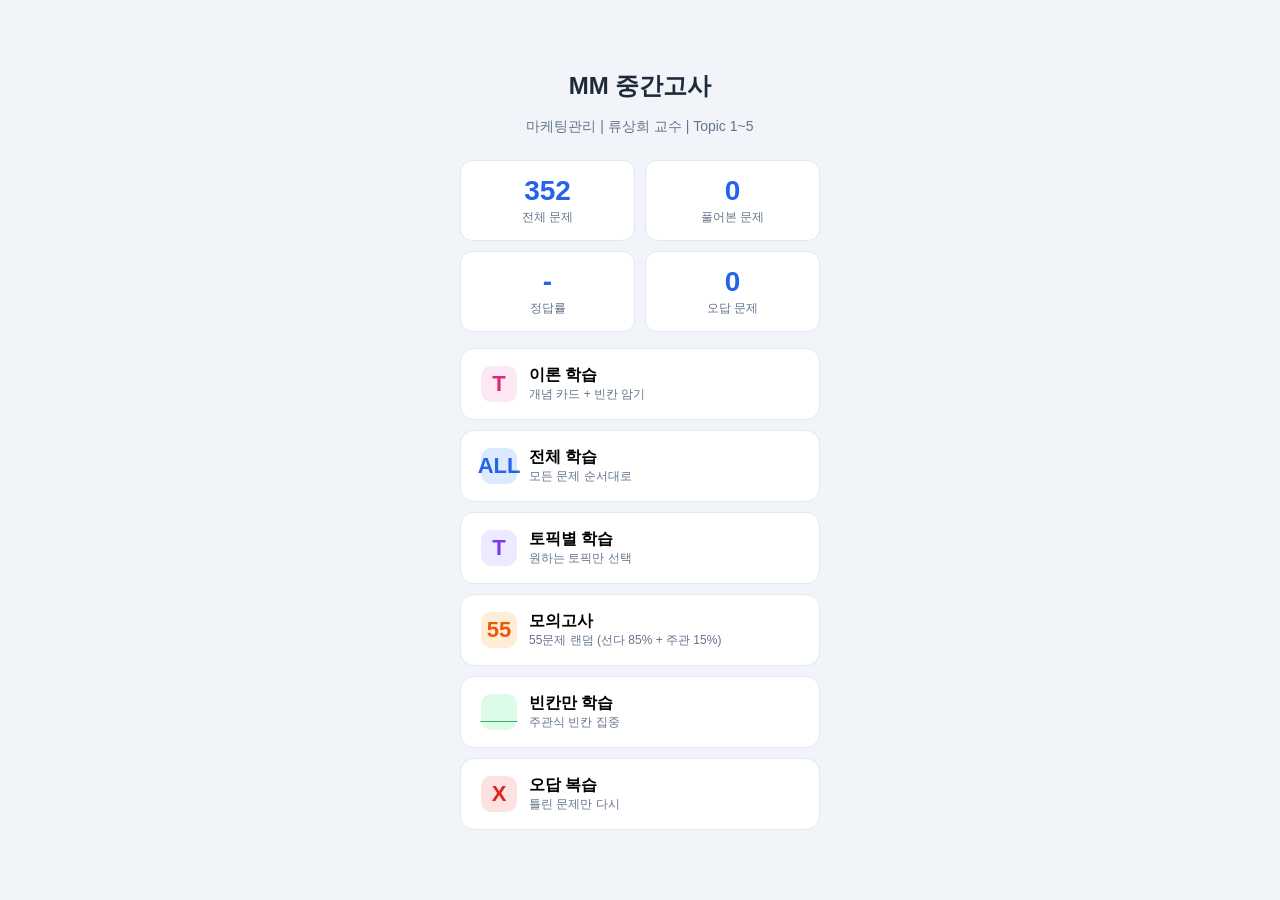
<file: mm-study.html>
<!DOCTYPE html>
<html lang="ko">
<head>
<meta charset="UTF-8">
<meta name="viewport" content="width=device-width,initial-scale=1,maximum-scale=1,user-scalable=no">
<title>MM 중간고사 학습</title>
<link rel="manifest" href="./manifest.json">
<meta name="theme-color" content="#2563eb">
<meta name="apple-mobile-web-app-capable" content="yes">
<meta name="apple-mobile-web-app-status-bar-style" content="default">
<meta name="apple-mobile-web-app-title" content="MM학습">
<link rel="apple-touch-icon" href="./icon-192.png">
<link rel="icon" type="image/svg+xml" href="./icon.svg">
<style>
*{margin:0;padding:0;box-sizing:border-box}
:root{--pri:#2563eb;--ok:#16a34a;--no:#dc2626;--bg:#f1f5f9;--card:#fff;--txt:#1e293b;--sub:#64748b;--bdr:#e2e8f0}
body{font-family:-apple-system,BlinkMacSystemFont,'Segoe UI','Noto Sans KR',sans-serif;background:var(--bg);color:var(--txt);min-height:100dvh;-webkit-tap-highlight-color:transparent}
.screen{display:none;min-height:100dvh;padding:0 0 env(safe-area-inset-bottom)}
.screen.active{display:flex;flex-direction:column}

/* HOME */
#home{align-items:center;justify-content:center;padding:24px;gap:16px}
#home h1{font-size:24px;font-weight:800;text-align:center}
#home .subtitle{color:var(--sub);font-size:14px;text-align:center;margin-bottom:8px}
#home .stats{display:grid;grid-template-columns:1fr 1fr;gap:10px;width:100%;max-width:360px}
#home .stat{background:var(--card);border-radius:12px;padding:14px;text-align:center;border:1px solid var(--bdr)}
#home .stat .num{font-size:28px;font-weight:800;color:var(--pri)}
#home .stat .label{font-size:12px;color:var(--sub);margin-top:2px}
.menu{width:100%;max-width:360px;display:flex;flex-direction:column;gap:10px}
.menu-btn{background:var(--card);border:1px solid var(--bdr);border-radius:14px;padding:16px 20px;font-size:16px;font-weight:600;text-align:left;cursor:pointer;display:flex;align-items:center;gap:12px;transition:all .15s}
.menu-btn:active{transform:scale(.97);background:#f8fafc}
.menu-btn .icon{font-size:22px;width:36px;height:36px;border-radius:10px;display:flex;align-items:center;justify-content:center;flex-shrink:0}
.menu-btn .icon.blue{background:#dbeafe;color:var(--pri)}
.menu-btn .icon.green{background:#dcfce7;color:var(--ok)}
.menu-btn .icon.red{background:#fee2e2;color:var(--no)}
.menu-btn .icon.purple{background:#ede9fe;color:#7c3aed}
.menu-btn .icon.orange{background:#ffedd5;color:#ea580c}
.menu-btn .info{display:flex;flex-direction:column}
.menu-btn .info small{font-size:12px;color:var(--sub);font-weight:400}

/* TOPIC SELECT */
#topic-select{padding:24px;gap:12px}
#topic-select h2{font-size:20px;font-weight:700}
.topic-btn{background:var(--card);border:1px solid var(--bdr);border-radius:12px;padding:14px 16px;font-size:15px;font-weight:600;cursor:pointer;display:flex;justify-content:space-between;align-items:center;transition:all .15s}
.topic-btn:active{transform:scale(.97)}
.topic-btn .cnt{font-size:13px;color:var(--sub);font-weight:400}
.back-btn{background:none;border:none;font-size:15px;color:var(--pri);cursor:pointer;padding:8px 0;font-weight:600;align-self:flex-start}

/* QUIZ */
#quiz{padding:0}
.quiz-header{padding:12px 20px;background:var(--card);border-bottom:1px solid var(--bdr);position:sticky;top:0;z-index:10}
.quiz-top{display:flex;justify-content:space-between;align-items:center;margin-bottom:8px}
.quiz-top .qnum{font-size:14px;font-weight:700;color:var(--pri)}
.quiz-top .topic-tag{font-size:12px;color:var(--sub);background:var(--bg);padding:3px 10px;border-radius:20px}
.quit-btn{background:none;border:none;font-size:13px;color:var(--sub);cursor:pointer}
.progress-bar{height:4px;background:var(--bdr);border-radius:4px;overflow:hidden}
.progress-bar .fill{height:100%;background:var(--pri);border-radius:4px;transition:width .3s}
.quiz-body{flex:1;padding:20px;display:flex;flex-direction:column;gap:16px;overflow-y:auto;padding-bottom:100px}
.question-text{font-size:17px;font-weight:600;line-height:1.6;word-break:keep-all}
.question-text .blank-marker{display:inline-block;min-width:80px;border-bottom:2px solid var(--pri);margin:0 2px;text-align:center;color:var(--pri);font-weight:700}

/* MC OPTIONS */
.options{display:flex;flex-direction:column;gap:10px}
.opt-btn{background:var(--card);border:2px solid var(--bdr);border-radius:12px;padding:14px 16px;font-size:15px;line-height:1.5;cursor:pointer;text-align:left;transition:all .15s;word-break:keep-all}
.opt-btn:active{transform:scale(.98)}
.opt-btn.selected{border-color:var(--pri);background:#eff6ff}
.opt-btn.correct{border-color:var(--ok);background:#f0fdf4}
.opt-btn.wrong{border-color:var(--no);background:#fef2f2}

/* BLANK INPUT */
.blank-input-wrap{display:flex;gap:8px}
.blank-input{flex:1;border:2px solid var(--bdr);border-radius:12px;padding:14px 16px;font-size:16px;outline:none;transition:border .2s}
.blank-input:focus{border-color:var(--pri)}
.check-btn{background:var(--pri);color:#fff;border:none;border-radius:12px;padding:14px 20px;font-size:15px;font-weight:700;cursor:pointer;white-space:nowrap}
.check-btn:active{opacity:.8}

/* EXPLAIN */
.explain-box{background:#f0fdf4;border:1px solid #bbf7d0;border-radius:12px;padding:14px 16px;font-size:14px;line-height:1.6;display:none;word-break:keep-all}
.explain-box.wrong-explain{background:#fef2f2;border-color:#fecaca}
.explain-box.visible{display:block}
.explain-box .explain-title{font-weight:700;margin-bottom:4px;font-size:13px}

/* QUIZ FOOTER */
.quiz-footer{position:fixed;bottom:0;left:0;right:0;padding:12px 20px;padding-bottom:max(12px,env(safe-area-inset-bottom));background:var(--card);border-top:1px solid var(--bdr);display:flex;gap:10px}
.quiz-footer button{flex:1;padding:14px;border-radius:12px;font-size:15px;font-weight:700;cursor:pointer;border:none;transition:all .15s}
.quiz-footer button:active{transform:scale(.97)}
.next-btn{background:var(--pri);color:#fff}
.next-btn:disabled{background:var(--bdr);color:var(--sub)}
.skip-btn{background:var(--bg);color:var(--sub);flex:.4}

/* RESULT */
#result{align-items:center;justify-content:center;padding:24px;gap:20px}
#result .score-circle{width:160px;height:160px;border-radius:50%;border:8px solid var(--pri);display:flex;flex-direction:column;align-items:center;justify-content:center}
#result .score-circle .pct{font-size:42px;font-weight:800;color:var(--pri)}
#result .score-circle .label{font-size:13px;color:var(--sub)}
#result .detail{text-align:center;font-size:15px;color:var(--sub);line-height:1.8}
#result .detail b{color:var(--txt)}

/* REVIEW */
#review{padding:16px}
#review h2{font-size:18px;font-weight:700;margin-bottom:12px;position:sticky;top:0;background:var(--bg);padding:8px 0;z-index:5}
.review-card{background:var(--card);border:1px solid var(--bdr);border-radius:12px;padding:16px;margin-bottom:12px}
.review-card .rv-q{font-size:15px;font-weight:600;line-height:1.5;margin-bottom:8px}
.review-card .rv-ans{font-size:14px;color:var(--ok);margin-bottom:4px}
.review-card .rv-my{font-size:14px;color:var(--no);margin-bottom:8px}
.review-card .rv-exp{font-size:13px;color:var(--sub);line-height:1.5}

/* THEORY */
#theory-select{padding:24px;gap:12px}
#theory-select h2{font-size:20px;font-weight:700}
.sec-group{margin-bottom:16px}
.sec-group-title{font-size:14px;color:var(--sub);font-weight:600;padding:4px 0 6px;border-bottom:1px solid var(--bdr);margin-bottom:8px}
.sec-btn{background:var(--card);border:1px solid var(--bdr);border-radius:10px;padding:12px 14px;font-size:14px;font-weight:500;cursor:pointer;display:flex;justify-content:space-between;align-items:center;margin-bottom:6px;transition:all .15s;width:100%}
.sec-btn:active{transform:scale(.97)}
.sec-btn .cnt{font-size:12px;color:var(--sub)}

#theory{padding:0}
.th-header{padding:12px 20px;background:var(--card);border-bottom:1px solid var(--bdr);position:sticky;top:0;z-index:10}
.th-top{display:flex;justify-content:space-between;align-items:center;margin-bottom:8px}
.th-top .th-num{font-size:14px;font-weight:700;color:var(--pri)}
.th-top .th-sec{font-size:12px;color:var(--sub);background:var(--bg);padding:3px 10px;border-radius:20px}

.th-body{flex:1;padding:20px;overflow-y:auto;padding-bottom:100px}
.th-card-title{font-size:18px;font-weight:700;line-height:1.5;margin-bottom:14px;color:var(--pri);word-break:keep-all}
.th-content{font-size:15px;line-height:1.7;word-break:keep-all}
.th-content ul{list-style:none;padding:0;margin:0}
.th-content li{padding:6px 0 6px 16px;position:relative}
.th-content li::before{content:'•';position:absolute;left:0;color:var(--pri);font-weight:700}
.th-content li.indent{padding-left:32px}
.th-content li.indent::before{left:16px;color:var(--sub)}
.th-content p{margin:8px 0}
.th-content b{color:var(--txt)}
.th-content code{background:#e0e7ff;color:#4338ca;padding:1px 5px;border-radius:4px;font-size:13px}
.th-content .th-flow{background:#f8fafc;border:1px solid var(--bdr);border-radius:8px;padding:12px;font-size:14px;line-height:1.6;margin:8px 0;white-space:pre-wrap;font-family:inherit}
.th-content table.th-table{width:100%;border-collapse:collapse;font-size:13px;margin:8px 0}
.th-content .th-table td,.th-content .th-table th{border:1px solid var(--bdr);padding:8px 10px;text-align:left}
.th-content .th-table tr:first-child td,.th-content .th-table th{background:#f1f5f9;font-weight:600}

.th-blank{background:var(--pri);color:var(--pri);border-radius:4px;padding:1px 6px;cursor:pointer;transition:all .2s;user-select:none;-webkit-user-select:none}
.th-blank.rv{background:#dbeafe;color:#1e40af}

.th-footer{position:fixed;bottom:0;left:0;right:0;padding:12px 20px;padding-bottom:max(12px,env(safe-area-inset-bottom));background:var(--card);border-top:1px solid var(--bdr);display:flex;gap:10px}
.th-footer button{flex:1;padding:14px;border-radius:12px;font-size:15px;font-weight:700;cursor:pointer;border:none;transition:all .15s}
.th-footer button:active{transform:scale(.97)}
.th-footer .th-prev{background:var(--bg);color:var(--sub);flex:.4}
.th-footer .th-next{background:var(--pri);color:#fff}
.th-footer .th-quiz-link{background:var(--ok);color:#fff}
.th-reveal-all{background:none;border:1px dashed var(--bdr);border-radius:8px;padding:8px 14px;font-size:13px;color:var(--sub);cursor:pointer;margin-top:12px;width:100%}
.th-reveal-all:active{background:#f8fafc}

/* INSTALL BANNER */
#install-banner{width:100%;max-width:360px;display:none}
#install-banner .install-btn{background:linear-gradient(135deg,#2563eb,#7c3aed);color:#fff;border:none;border-radius:14px;padding:14px 20px;font-size:15px;font-weight:700;cursor:pointer;width:100%;display:flex;align-items:center;justify-content:center;gap:10px;transition:all .15s;box-shadow:0 2px 8px rgba(37,99,235,.25)}
#install-banner .install-btn:active{transform:scale(.97);opacity:.9}
#install-banner .install-btn .dl-icon{font-size:20px}
#ios-install-guide{display:none;width:100%;max-width:360px;background:var(--card);border:1px solid var(--bdr);border-radius:14px;padding:14px 16px;font-size:13px;color:var(--sub);line-height:1.6;text-align:center}
#ios-install-guide b{color:var(--txt)}

/* UTILS */
.mt8{margin-top:8px}.mt16{margin-top:16px}
@media(min-width:500px){
  .quiz-body,.quiz-header,.quiz-footer{max-width:500px;margin-left:auto;margin-right:auto}
  #home,#topic-select,#result,#review{max-width:500px;margin-left:auto;margin-right:auto}
  .th-body,.th-header,.th-footer{max-width:500px;margin-left:auto;margin-right:auto}
  #theory-select{max-width:500px;margin-left:auto;margin-right:auto}
}
</style>
</head>
<body>

<!-- HOME SCREEN -->
<div id="home" class="screen active">
  <h1>MM 중간고사</h1>
  <div class="subtitle">마케팅관리 | 류상희 교수 | Topic 1~5</div>
  <div class="stats">
    <div class="stat"><div class="num" id="s-total">0</div><div class="label">전체 문제</div></div>
    <div class="stat"><div class="num" id="s-done">0</div><div class="label">풀어본 문제</div></div>
    <div class="stat"><div class="num" id="s-rate">-</div><div class="label">정답률</div></div>
    <div class="stat"><div class="num" id="s-wrong">0</div><div class="label">오답 문제</div></div>
  </div>
  <div id="resume-banner" class="menu" style="display:none"></div>
  <div class="menu">
    <button class="menu-btn" onclick="showScreen('theory-select')">
      <span class="icon purple" style="background:#fce7f3;color:#db2777">T</span>
      <span class="info">이론 학습<small>개념 카드 + 빈칸 암기</small></span>
    </button>
    <button class="menu-btn" onclick="startMode('all')">
      <span class="icon blue">ALL</span>
      <span class="info">전체 학습<small>모든 문제 순서대로</small></span>
    </button>
    <button class="menu-btn" onclick="showScreen('topic-select')">
      <span class="icon purple">T</span>
      <span class="info">토픽별 학습<small>원하는 토픽만 선택</small></span>
    </button>
    <button class="menu-btn" onclick="startMode('mock')">
      <span class="icon orange">55</span>
      <span class="info">모의고사<small>55문제 랜덤 (선다 85% + 주관 15%)</small></span>
    </button>
    <button class="menu-btn" onclick="startMode('blank')">
      <span class="icon green">___</span>
      <span class="info">빈칸만 학습<small>주관식 빈칸 집중</small></span>
    </button>
    <button class="menu-btn" onclick="startMode('wrong')">
      <span class="icon red">X</span>
      <span class="info">오답 복습<small>틀린 문제만 다시</small></span>
    </button>
  </div>
  <div id="install-banner">
    <button class="install-btn" onclick="installApp()">
      <span class="dl-icon">+</span>
      홈 화면에 추가
    </button>
  </div>
  <div id="ios-install-guide">
    Safari 하단의 <b>공유</b> 버튼을 누른 뒤<br><b>홈 화면에 추가</b>를 선택하세요
  </div>
</div>

<!-- TOPIC SELECT -->
<div id="topic-select" class="screen">
  <button class="back-btn" onclick="showScreen('home')">&larr; 뒤로</button>
  <h2>토픽 선택</h2>
  <div id="topic-list"></div>
</div>

<!-- QUIZ SCREEN -->
<div id="quiz" class="screen">
  <div class="quiz-header">
    <div class="quiz-top">
      <span class="qnum" id="q-num">1/250</span>
      <span class="topic-tag" id="q-topic">Topic 1</span>
      <button class="quit-btn" onclick="quitQuiz()">나가기</button>
    </div>
    <div class="progress-bar"><div class="fill" id="q-progress"></div></div>
  </div>
  <div class="quiz-body">
    <div class="question-text" id="q-text"></div>
    <div id="q-options" class="options"></div>
    <div id="q-blank-wrap" class="blank-input-wrap" style="display:none">
      <input type="text" class="blank-input" id="q-blank-input" placeholder="답을 입력하세요" autocomplete="off">
      <button class="check-btn" id="q-check-btn" onclick="checkBlank()">확인</button>
    </div>
    <div class="explain-box" id="q-explain">
      <div class="explain-title" id="q-explain-title">정답!</div>
      <div id="q-explain-text"></div>
    </div>
  </div>
  <div class="quiz-footer">
    <button class="skip-btn" id="btn-skip" onclick="skipQ()">건너뛰기</button>
    <button class="next-btn" id="btn-next" onclick="nextQ()" disabled>다음</button>
  </div>
</div>

<!-- RESULT SCREEN -->
<div id="result" class="screen">
  <div class="score-circle">
    <div class="pct" id="r-pct">0%</div>
    <div class="label">정답률</div>
  </div>
  <div class="detail" id="r-detail"></div>
  <div class="menu" style="max-width:300px">
    <button class="menu-btn" onclick="showReview()" style="justify-content:center">
      <span class="icon red">X</span>
      <span class="info">오답 확인</span>
    </button>
    <button class="menu-btn" onclick="showScreen('home')" style="justify-content:center">
      <span class="icon blue">H</span>
      <span class="info">홈으로</span>
    </button>
  </div>
</div>

<!-- THEORY SELECT SCREEN -->
<div id="theory-select" class="screen">
  <button class="back-btn" onclick="showScreen('home')">&larr; 뒤로</button>
  <h2>이론 학습</h2>
  <div id="theory-topic-list"></div>
</div>

<!-- THEORY CARD SCREEN -->
<div id="theory" class="screen">
  <div class="th-header">
    <div class="th-top">
      <span class="th-num" id="th-num">1/10</span>
      <span class="th-sec" id="th-sec">Topic 1 > 1.1</span>
      <button class="quit-btn" onclick="showScreen('theory-select')">나가기</button>
    </div>
    <div class="progress-bar"><div class="fill" id="th-progress"></div></div>
  </div>
  <div class="th-body">
    <div class="th-card-title" id="th-title"></div>
    <div class="th-content" id="th-content"></div>
    <button class="th-reveal-all" onclick="revealAllBlanks()">빈칸 모두 보기</button>
  </div>
  <div class="th-footer">
    <button class="th-prev" id="th-prev-btn" onclick="prevCard()">이전</button>
    <button class="th-next" id="th-next-btn" onclick="nextCard()">다음</button>
  </div>
</div>

<!-- REVIEW SCREEN -->
<div id="review" class="screen">
  <button class="back-btn" onclick="showScreen('result')">&larr; 결과로</button>
  <h2>오답 확인</h2>
  <div id="review-list"></div>
  <button class="menu-btn mt16" onclick="showScreen('home')" style="justify-content:center">
    <span class="icon blue">H</span><span class="info">홈으로</span>
  </button>
</div>

<script>
// ===== QUESTION DATA (will be populated) =====
const ALL_QUESTIONS = [
{
"id": 1,
"topic": 1,
"section": "1.1",
"type": "mc",
"q": "다음 중 마케팅 활동에 해당하지 않는 것은?",
"options": [
"①대인판매",
"②제품개발",
"③원자재 가공",
"④마케팅조사"
],
"answer": 2,
"explain": "원자재 가공은 생산(production) 활동에 해당한다. 대인판매, 광고, 포장, 운송, 마케팅조사, 제품개발, 도매업/소매업 등이 마케팅 활동에 포함된다.",
"stars": 3
},
{
"id": 2,
"topic": 1,
"section": "1.1",
"type": "mc",
"q": "마케팅과 생산(Production)의 관계에 대한 설명으로 가장 적절한 것은?",
"options": [
"①마케팅은 생산과 독립적으로 운영된다",
"②마케팅은 알맞는 제품을 생산할 수 있도록 소비자 만족도를 반영한다",
"③생산이 마케팅의 하위 개념이다",
"④마케팅은 재화 생산과 서비스 수행을 직접 담당한다"
],
"answer": 1,
"explain": "마케팅은 소비자 만족도를 파악하여 알맞는 제품을 생산할 수 있도록 하는 역할을 한다. 재화 생산과 서비스 수행은 Production의 역할이다.",
"stars": 3
},
{
"id": 3,
"topic": 1,
"section": "1.1",
"type": "mc",
"q": "마케팅이 극복하는 생산과 소비 사이의 불일치 및 분리에 해당하지 않는 것은?",
"options": [
"①공간 분리",
"②시간 차이",
"③기술 격차",
"④정보 격차"
],
"answer": 2,
"explain": "강의노트에 따르면 마케팅이 극복하는 분리는 수량의 불일치, 종류의 불일치, 공간 분리, 시간 차이, 정보 격차, 가치 차이, 소유권 차이이다. 기술 격차는 포함되지 않는다.",
"stars": 4
},
{
"id": 4,
"topic": 1,
"section": "1.1",
"type": "mc",
"q": "마케팅이 극복해야 하는 생산과 소비 사이의 '분리(separation)'에 해당하는 것을 모두 고르면?",
"options": [
"①공간 분리, 시간 차이, 정보 격차",
"②공간 분리, 시간 차이, 정보 격차, 가치 차이, 소유권 차이",
"③수량의 불일치, 종류의 불일치, 공간 분리",
"④수량의 불일치, 종류의 불일치, 공간 분리, 시간 차이, 정보 격차, 가치 차이, 소유권 차이"
],
"answer": 3,
"explain": "강의노트에서 불일치(수량, 종류)와 분리(공간, 시간, 정보, 가치, 소유권) 모두를 마케팅이 극복한다고 설명하고 있다. 7가지 모두 포함하는 ④가 정답이다.",
"stars": 4
},
{
"id": 5,
"topic": 1,
"section": "1.1",
"type": "blank",
"q": "마케팅은 생산과 소비의 수량 및 종류의 ______을(를) 극복한다.",
"answer": "불일치",
"accept": [
"불일치",
"discrepancy"
],
"explain": "마케팅의 보편적, 총괄적 기능은 수량 및 종류의 불일치(discrepancy)를 극복하는 것이다.",
"stars": 5
},
{
"id": 6,
"topic": 1,
"section": "1.1",
"type": "mc",
"q": "다음 중 마케팅의 총괄적 기능(Universal Functions)에 해당하지 않는 것은?",
"options": [
"①구입, 판매, 운송",
"②보관, 자금조달, 위험 부담",
"③상품 표준화 및 품질, 시장 정보",
"④인적자원 관리, 회계 감사"
],
"answer": 3,
"explain": "마케팅의 8가지 총괄적 기능은 구입, 판매, 운송, 보관, 상품 표준화 및 품질, 자금조달, 위험 부담, 시장 정보이다. 인적자원 관리와 회계 감사는 마케팅의 총괄적 기능이 아니다.",
"stars": 4
},
{
"id": 7,
"topic": 1,
"section": "1.1",
"type": "mc",
"q": "거시마케팅(Macro-marketing)에 대한 설명으로 가장 적절한 것은?",
"options": [
"①개별 기업의 마케팅 전략을 의미한다",
"②생산과 소비를 연결해주는 사회적 유통 현상이다",
"③특정 제품의 가격 전략을 수립하는 활동이다",
"④소비자 개인의 구매 행동을 분석하는 것이다"
],
"answer": 1,
"explain": "거시마케팅은 다양한 자원과 다양한 소비자 니즈를 연결하는 가교 역할을 하며, 사회적 유통 현상을 의미한다. 이질적인(heterogeneous) 공급과 수요를 효과적으로 매칭하는 사회적 과정이다.",
"stars": 5
},
{
"id": 8,
"topic": 1,
"section": "1.1",
"type": "mc",
"q": "거시마케팅의 정의에 포함되지 않는 요소는?",
"options": [
"①생산자에서 소비자로의 재화와 서비스의 흐름을 이끄는 사회적 과정",
"②이질적인(heterogeneous) 공급과 수요의 매칭",
"③사회의 목적 달성",
"④개별 기업의 이윤 극대화"
],
"answer": 3,
"explain": "거시마케팅은 'a social process that directs an economy's flow of goods and services from producers to consumers in a way that effectively matches heterogeneous supply and demand and accomplishes the objectives of society'로 정의된다. 개별 기업의 이윤 극대화는 미시마케팅의 영역이다.",
"stars": 4
},
{
"id": 9,
"topic": 1,
"section": "1.1",
"type": "mc",
"q": "거시마케팅에서 중간상인(intermediaries)에 대한 설명으로 옳은 것은?",
"options": [
"①생산(production) 기능이 거래(trade) 기능보다 크다",
"②거래(trade) 기능이 생산(production) 기능보다 크다",
"③구매와 판매만 담당한다",
"④마케팅 기능을 수행하지 않는다"
],
"answer": 1,
"explain": "강의노트에 따르면 중간상인(intermediaries)은 trade > production, 즉 거래 기능이 생산 기능보다 크다. collaborators는 구매와 판매를 제외한 다른 교환에 도움을 준다.",
"stars": 3
},
{
"id": 10,
"topic": 1,
"section": "1.1",
"type": "blank",
"q": "거시마케팅에서 물자와 용역이 생산, 분배, 소비되는 양식을 ______의 종류라 한다.",
"answer": "경제체제",
"accept": [
"경제체제",
"경제시스템",
"경제 체제",
"경제 시스템",
"economic system"
],
"explain": "명령경제(command-oriented, planned) vs. 시장경제(market-directed)로 나뉘며, 무엇을 얼마나 생산할 것인가, 누가 언제 누구에게 왜 배분할 것인가를 결정하는 양식이다.",
"stars": 5
},
{
"id": 11,
"topic": 1,
"section": "1.1",
"type": "mc",
"q": "명령경제(command-oriented economy)와 시장경제(market-directed economy)에 대한 설명으로 옳은 것은?",
"options": [
"①명령경제에서는 시장 참여자가 자원 배분을 결정한다",
"②시장경제에서는 정부가 자원 배분을 결정한다",
"③명령경제에서는 정부가 무엇을 얼마나 생산할지 결정한다",
"④두 체제 간에 차이가 없다"
],
"answer": 2,
"explain": "명령경제(command-oriented, planned)에서는 정부가, 시장경제(market-directed)에서는 시장 참여자가 무엇을 얼마나 생산하고 누구에게 배분할지를 결정한다.",
"stars": 4
},
{
"id": 12,
"topic": 1,
"section": "1.1",
"type": "mc",
"q": "collaborators의 역할로 가장 적절한 것은?",
"options": [
"①재화를 직접 생산한다",
"②구매와 판매를 직접 담당한다",
"③구매와 판매를 제외한 다른 교환에 도움을 준다",
"④소비자에게 최종 판매를 한다"
],
"answer": 2,
"explain": "강의노트에 따르면 collaborators는 구매와 판매를 제외한 다른 교환에 도움을 주는 역할을 한다. 중간상인(intermediaries)과 구별된다.",
"stars": 3
},
{
"id": 13,
"topic": 1,
"section": "1.1",
"type": "mc",
"q": "AMA(2017)의 마케팅 정의에서 마케팅이 가치를 제공하는 대상에 포함되지 않는 것은?",
"options": [
"①고객(customers)",
"②파트너(partners)",
"③경쟁사(competitors)",
"④사회 전체(society at large)"
],
"answer": 2,
"explain": "AMA(2017) 정의: 'Marketing is the activity, set of institutions, and processes for creating, communicating, delivering, and exchanging offerings that have value for customers, clients, partners, and society at large.' 경쟁사는 포함되지 않는다.",
"stars": 5
},
{
"id": 14,
"topic": 1,
"section": "1.1",
"type": "mc",
"q": "AMA(2017) 마케팅 정의에서 마케팅의 핵심 활동 4가지로 올바른 것은?",
"options": [
"①생산, 유통, 판매, 소비",
"②창조, 커뮤니케이션, 전달, 교환",
"③계획, 실행, 통제, 평가",
"④조사, 분석, 전략, 실행"
],
"answer": 1,
"explain": "AMA 정의에 따르면 마케팅은 가치 있는 제공물(offerings)을 창조(creating), 커뮤니케이션(communicating), 전달(delivering), 교환(exchanging)하는 활동, 제도, 과정이다.",
"stars": 5
},
{
"id": 15,
"topic": 1,
"section": "1.1",
"type": "mc",
"q": "마케팅 정의에서 거시적 관점과 미시적 관점의 관계로 옳은 것은?",
"options": [
"①거시마케팅은 미시마케팅에 포함된다",
"②미시마케팅은 거시마케팅에 포함된다",
"③두 관점은 완전히 독립적이다",
"④거시마케팅은 기업 활동을 의미한다"
],
"answer": 1,
"explain": "강의노트에 따르면 '거시(생산과 소비의 사회적 유통) < 미시(기업활동)'이 아니라, 거시 관점이 더 큰 범위이고 미시(기업활동)가 그 안에 포함된다. 미시마케팅이 거시마케팅에 포함되는 관계이다.",
"stars": 3
},
{
"id": 16,
"topic": 1,
"section": "1.1",
"type": "mc",
"q": "마케팅의 핵심은 무엇인가?",
"options": [
"①이윤 극대화",
"②고객(customer)",
"③경쟁사 분석",
"④기술 혁신"
],
"answer": 1,
"explain": "강의노트에서 '마케팅의 핵심은 고객'이라고 명시하고 있다. 고객은 모든 마케팅 과정에서의 중심점이다.",
"stars": 5
},
{
"id": 17,
"topic": 1,
"section": "1.1",
"type": "mc",
"q": "고객(customer)에 대한 설명으로 적절하지 않은 것은?",
"options": [
"①기업이 개발, 가격 책정, 유통, 판매하는 제품을 구매하는 사람들",
"②모든 마케팅 과정에서의 중심점",
"③제품 구매 과정에서 이익이나 보상 vs. 비용을 고려",
"④기업의 생산 공정을 직접 관리하는 사람들"
],
"answer": 3,
"explain": "고객은 기업이 개발하여 가격을 책정하고, 유통하고, 판매하는 제품을 구매하는 사람들로, 제품을 구매하는 과정에서 이익/보상 vs. 비용(가치 창출 기대)을 고려한다. 생산 공정 관리는 고객의 역할이 아니다.",
"stars": 3
},
{
"id": 18,
"topic": 1,
"section": "1.1",
"type": "blank",
"q": "기업이 자사의 마케팅 활동을 전개하고자 하는 고객 집단을 ______(이)라 한다.",
"answer": "목표시장",
"accept": [
"목표시장",
"목표 시장",
"target market",
"타깃마켓",
"타겟마켓",
"타겟 마켓",
"목표고객"
],
"explain": "목표시장(target market)은 기업이 자사의 마케팅 활동을 전개하고자 하는 특정 고객 집단을 의미한다.",
"stars": 5
},
{
"id": 19,
"topic": 1,
"section": "1.2",
"type": "mc",
"q": "마케팅믹스(Marketing Mix)의 4P에 해당하지 않는 것은?",
"options": [
"①Product",
"②Place",
"③People",
"④Price"
],
"answer": 2,
"explain": "마케팅믹스 4P는 Product(제품), Place(유통), Promotion(촉진), Price(가격)이다. People은 7P 확장 모델에 포함되지만 기본 4P에는 해당하지 않는다.",
"stars": 5
},
{
"id": 20,
"topic": 1,
"section": "1.2",
"type": "mc",
"q": "마케팅믹스에 대한 설명으로 가장 적절한 것은?",
"options": [
"①마케팅은 단순히 판매나 광고만을 의미한다",
"②제품을 개발하고 관리하여 고객의 욕구를 충족시키는 총체적 관점에서 이해되어야 한다",
"③4P 중 가격이 유일하게 중요한 요소이다",
"④마케팅믹스는 기업 내부 관리에만 적용된다"
],
"answer": 1,
"explain": "마케팅은 단순히 판매나 광고를 의미하는 것뿐만 아니라 제품을 개발하고 관리하여 고객의 욕구를 충족시키는 과정이라는 총체적인 관점에서 이해되어야 한다.",
"stars": 4
},
{
"id": 21,
"topic": 1,
"section": "1.2",
"type": "mc",
"q": "제품(Product)의 구성 요소 중 '인간 및 기계 작동을 사용하여 고객에게 무형의 가치를 제공'하는 것은?",
"options": [
"①재화",
"②서비스",
"③아이디어",
"④브랜드"
],
"answer": 1,
"explain": "서비스는 인간 및 기계 작동을 사용하여 고객에게 무형의 가치를 제공하는 것이다. 재화는 물리적 개체, 아이디어는 개념/철학/이미지/쟁점이다.",
"stars": 4
},
{
"id": 22,
"topic": 1,
"section": "1.2",
"type": "blank",
"q": "제품의 구성 요소 중 인간 및 기계 작동을 사용하여 고객에게 무형의 가치를 제공하는 것을 ______(이)라 한다.",
"answer": "서비스",
"accept": [
"서비스",
"service"
],
"explain": "제품은 재화(물리적 개체), 서비스(무형의 가치), 아이디어(개념, 철학, 이미지, 쟁점)로 구성된다.",
"stars": 5
},
{
"id": 23,
"topic": 1,
"section": "1.2",
"type": "mc",
"q": "다음 중 '아이디어(idea)'에 해당하는 것은?",
"options": [
"①사람이 만질 수 있는 물리적 개체",
"②인간 및 기계 작동을 통한 무형의 가치",
"③개념, 철학, 이미지, 혹은 쟁점이나 사안",
"④브랜드 이름과 패키징"
],
"answer": 2,
"explain": "아이디어는 개념, 철학, 이미지, 혹은 쟁점이나 사안을 의미한다. ①은 재화, ②는 서비스, ④는 제품 변수에 해당한다.",
"stars": 3
},
{
"id": 24,
"topic": 1,
"section": "1.2",
"type": "mc",
"q": "제품 변수에 포함되는 것은?",
"options": [
"①운송 및 저장",
"②brand name & packaging 개발이나 수정, 품질보증, 수리, 보수",
"③광고 및 인적 판매",
"④가격 책정 및 할인 정책"
],
"answer": 1,
"explain": "제품 변수에는 brand name & packaging 개발이나 수정, 품질보증, 수리, 보수가 포함된다.",
"stars": 3
},
{
"id": 25,
"topic": 1,
"section": "1.2",
"type": "mc",
"q": "유통(Place)에 대한 설명으로 적절하지 않은 것은?",
"options": [
"①제품은 고객이 필요한 시점에 편리한 장소에서 제공되어야 한다",
"②가능한 많은 목표고객이 자사의 제품을 구매할 수 있도록 해야 한다",
"③재고, 운송, 저장 및 보관 관련 비용은 최대한 투자해야 한다",
"④중간상인(도매업자, 소매업자) 선택이 포함된다"
],
"answer": 2,
"explain": "유통에서는 재고, 운송, 저장 및 보관 관련 비용은 '절약'해야 한다고 강의노트에 명시되어 있다. 비용을 최대한 투자하는 것이 아니라 절약하는 것이 핵심이다.",
"stars": 4
},
{
"id": 26,
"topic": 1,
"section": "1.2",
"type": "blank",
"q": "______의 출현은 전통적 방식의 유통에 큰 영향을 미쳤다.",
"answer": "인터넷",
"accept": [
"인터넷",
"전자상거래",
"e-commerce",
"internet",
"온라인"
],
"explain": "인터넷(또는 전자상거래)의 출현이 전통적 방식의 유통에 큰 영향을 미쳤다.",
"stars": 5
},
{
"id": 27,
"topic": 1,
"section": "1.2",
"type": "mc",
"q": "촉진(Promotion)의 기능으로 언급되지 않은 것은?",
"options": [
"①자사와 자사 제품의 인지도 제고",
"②고객에게 자사 제품에 대한 교육",
"③사람들에게 정치적, 사회적 입장을 고수하도록 유도",
"④제품의 물리적 배송 관리"
],
"answer": 3,
"explain": "촉진은 정보 제공, 설득, 관심 부여를 통해 자사와 제품을 알리는 활동이다. 물리적 배송 관리는 유통(Place)의 영역이다.",
"stars": 3
},
{
"id": 28,
"topic": 1,
"section": "1.2",
"type": "blank",
"q": "촉진(Promotion)은 고객들에게 자사와 자사가 생산하는 제품을 알리는 모든 활동으로, ______, 설득, 관심 부여를 포함한다.",
"answer": "정보제공",
"accept": [
"정보제공",
"정보 제공",
"informing"
],
"explain": "촉진의 세 가지 핵심 기능은 정보제공(informing), 설득(persuading), 관심 부여이다.",
"stars": 5
},
{
"id": 29,
"topic": 1,
"section": "1.2",
"type": "mc",
"q": "가격(Price)에 대한 설명으로 가장 적절한 것은?",
"options": [
"①가격은 마케팅믹스에서 중요하지 않은 요소이다",
"②가격은 고객이 제품의 가치에 민감하기 때문에 매우 중요하다",
"③가격은 경쟁과 무관한 요소이다",
"④가격은 오직 비용에 의해서만 결정된다"
],
"answer": 1,
"explain": "가격은 마케팅믹스에서 매우 중요한 영향력을 가지며, 이는 고객이 제품의 가치에 대해 민감하기 때문이다. 또한 가격은 종종 경쟁을 위한 도구로 사용된다.",
"stars": 4
},
{
"id": 30,
"topic": 1,
"section": "1.3",
"type": "mc",
"q": "가치(Value)의 공식으로 올바른 것은?",
"options": [
"①가치 = 비용 + 혜택",
"②가치 = 혜택 - 비용",
"③가치 = 혜택 × 비용",
"④가치 = 혜택 / 비용"
],
"answer": 1,
"explain": "강의노트에 따르면 가치 = 혜택 - 비용이다. 고객이 가져가는 이득(혜택)에서 고객이 포기해야 하는 것(비용)을 뺀 것이 가치이다.",
"stars": 5
},
{
"id": 31,
"topic": 1,
"section": "1.3",
"type": "mc",
"q": "고객의 비용에 포함되지 않는 것은?",
"options": [
"①돈(money)",
"②시간(time)",
"③사회적 명성",
"④노력과 위험 부담"
],
"answer": 2,
"explain": "고객의 비용에는 돈, 시간, 노력, 위험 부담 등 고객이 제품을 얻기 위해 포기해야 하는 일련의 모든 것이 포함된다. 사회적 명성은 강의노트에서 고객 비용으로 언급되지 않았다.",
"stars": 3
},
{
"id": 32,
"topic": 1,
"section": "1.3",
"type": "blank",
"q": "가치는 비용과 이득 간의 ______ 평가이다.",
"answer": "주관적",
"accept": [
"주관적",
"subjective"
],
"explain": "가치는 비용과 이득 간의 주관적(subjective) 평가이다. 동일한 제품이라도 고객에 따라 느끼는 가치가 다를 수 있다.",
"stars": 5
},
{
"id": 33,
"topic": 1,
"section": "1.3",
"type": "mc",
"q": "'우월한 고객가치'가 발생하는 경우는?",
"options": [
"①높은 비용, 높은 혜택",
"②높은 비용, 낮은 혜택",
"③낮은 비용, 높은 혜택",
"④낮은 비용, 낮은 혜택"
],
"answer": 2,
"explain": "강의노트의 가치 매트릭스에서 우월한 고객가치는 비용이 낮고(Low) 혜택이 높은(High) 경우에 발생한다. 반대로 열등한 고객가치는 비용이 높고 혜택이 낮은 경우이다.",
"stars": 5
},
{
"id": 34,
"topic": 1,
"section": "1.3",
"type": "mc",
"q": "마케팅믹스(4P)의 역할로 가장 적절한 것은?",
"options": [
"①고객의 비용을 증가시킨다",
"②제품이나 서비스에 대한 가치를 향상시킨다",
"③경쟁사의 가치를 감소시킨다",
"④시장의 불확실성을 증가시킨다"
],
"answer": 1,
"explain": "강의노트에 따르면 마케팅믹스(4P)는 제품이나 서비스에 대한 가치를 향상시키는 역할을 한다.",
"stars": 4
},
{
"id": 35,
"topic": 1,
"section": "1.3",
"type": "blank",
"q": "교환(exchange)의 조건 중, 두 명 이상의 이해 당사자들이 참여해야 하고, 이 중 한쪽은 다른 한쪽이 원하는 가치 있는 그 무엇을 소유해야 하며, 교환은 양쪽 이해 당사자들 모두에게 만족을 주어야 한다. 이러한 거래 관계의 핵심 개념을 ______(이)라 한다.",
"answer": "교환",
"accept": [
"교환",
"exchange"
],
"explain": "교환(exchange)은 기업이 제품, 서비스, 아이디어를 고객에게 제공하고 대신에 가치 있는 그 무엇을 얻는 거래 관계를 의미한다.",
"stars": 5
},
{
"id": 36,
"topic": 1,
"section": "1.3",
"type": "mc",
"q": "교환(exchange)이 성립하기 위한 조건으로 적절하지 않은 것은?",
"options": [
"①두 명 이상의 이해 당사자들이 참여해야 한다",
"②한쪽은 다른 한쪽이 원하는 가치 있는 것을 소유해야 한다",
"③한쪽만 만족하면 교환이 성립한다",
"④교환될 상대방 제품의 가치에 대한 확신이 필요하다"
],
"answer": 2,
"explain": "교환이 성립하려면 양쪽 이해 당사자들 모두에게 만족을 주어야 한다. 한쪽만 만족하는 것으로는 충분하지 않다.",
"stars": 4
},
{
"id": 37,
"topic": 1,
"section": "1.3",
"type": "blank",
"q": "기업이 제공하는 제품, 산업, 시장, 그 밖의 연관된 활동에 직간접적으로 관여하고 있는 고객, 종업원, 투자자, 공급업체 등 모든 관계자를 ______(이)라 한다.",
"answer": "이해관계자",
"accept": [
"이해관계자",
"stakeholder",
"stakeholders",
"이해 관계자"
],
"explain": "이해관계자(stakeholder)에는 고객, 종업원, 투자자와 주주, 공급자, 정부, 지역사회 등이 포함된다.",
"stars": 5
},
{
"id": 38,
"topic": 1,
"section": "1.3",
"type": "mc",
"q": "이해관계자(stakeholder)에 해당하지 않는 것은?",
"options": [
"①고객, 종업원",
"②투자자와 주주",
"③경쟁사의 고객",
"④공급자, 정부, 지역사회"
],
"answer": 2,
"explain": "이해관계자에는 고객, 종업원, 투자자와 주주, 공급자, 정부, 지역사회 등이 포함된다. 경쟁사의 고객은 직접적인 이해관계자로 분류되지 않는다.",
"stars": 3
},
{
"id": 39,
"topic": 1,
"section": "1.3",
"type": "mc",
"q": "역동적 마케팅 환경(marketing environment)에 포함되는 요소가 아닌 것은?",
"options": [
"①경쟁적, 경제적 요소",
"②정치적, 법률적 요소",
"③기술적, 사회문화적 요소",
"④마케팅믹스 내부 변수"
],
"answer": 3,
"explain": "마케팅 환경은 경쟁적, 경제적, 정치적, 법률적, 기술적, 사회문화적 요소로 구성된다. 마케팅믹스 내부 변수는 환경 요소가 아니라 기업이 통제할 수 있는 변수이다.",
"stars": 3
},
{
"id": 40,
"topic": 1,
"section": "1.3",
"type": "mc",
"q": "마케팅 환경에 대한 설명으로 적절하지 않은 것은?",
"options": [
"①고객의 생활방식, 생활수준, 제품선호도에 영향을 미친다",
"②마케팅 관리자의 의사결정에 영향을 미친다",
"③환경 변화에 따라 이해관계자의 가치 평가가 달라진다",
"④마케팅 관리자가 환경을 완전히 통제할 수 있다"
],
"answer": 3,
"explain": "마케팅 환경은 통제할 수 없는 외부 요인이다. 마케팅믹스 변수와 달리 통제할 순 없어도 계획 및 대비는 할 수 있다.",
"stars": 4
},
{
"id": 41,
"topic": 1,
"section": "1.3",
"type": "mc",
"q": "마케팅 환경이 미래에 대한 예측을 불투명하게 만드는 특성을 무엇이라 하는가?",
"options": [
"①효율성(efficiency)",
"②불확실성(uncertainty)",
"③안정성(stability)",
"④통제가능성(controllability)"
],
"answer": 1,
"explain": "마케팅 환경은 미래에 대한 예측을 불투명하게 만드는 불확실성(uncertainty)을 가진다. 기업은 이를 통제할 순 없어도 계획 및 대비해야 한다.",
"stars": 3
},
{
"id": 42,
"topic": 1,
"section": "1.3",
"type": "mc",
"q": "마케팅 개념(marketing concept)에 대한 설명으로 가장 적절한 것은?",
"options": [
"①제품 생산에만 초점을 맞추는 것",
"②고객의 욕구를 충족시키고 기업의 목표치를 달성하기 위한 총체적이고 조직화된 기업의 활동",
"③판매량 극대화만을 추구하는 것",
"④경쟁사 모방을 통한 시장 진입 전략"
],
"answer": 1,
"explain": "마케팅 개념은 '고객의 욕구 충족을 위한 가치 생성'에 초점을 맞추며, 고객의 욕구를 충족시키고 기업의 목표치를 달성하기 위한 총체적이고 조직화된 기업의 활동이다.",
"stars": 5
},
{
"id": 43,
"topic": 1,
"section": "1.3",
"type": "mc",
"q": "마케팅 개념의 세 가지 핵심 구성요소로 올바른 것은?",
"options": [
"①생산, 판매, 유통",
"②기업의 목표실적, 기업의 총체적 활동, 고객만족",
"③가격, 품질, 서비스",
"④시장조사, 제품개발, 광고"
],
"answer": 1,
"explain": "마케팅 개념의 세 가지 핵심 구성요소는 기업의 목표실적(profit or another measure of long-term success), 기업의 총체적 활동(total company effort), 고객만족(customer satisfaction)이다.",
"stars": 5
},
{
"id": 44,
"topic": 1,
"section": "1.3",
"type": "mc",
"q": "마케팅 개념에서 기업의 총체적인 활동을 지휘하는 관리 철학이 영향을 미치는 부서는?",
"options": [
"①마케팅 부서만",
"②생산, 재무, 회계, 인적자원 부서",
"③영업 부서만",
"④외부 협력업체"
],
"answer": 1,
"explain": "마케팅 개념은 기업의 총체적인 활동을 지휘하는 관리 철학으로서, 생산, 재무, 회계, 인적자원 부서 등 기업 전체에 영향을 미친다.",
"stars": 3
},
{
"id": 45,
"topic": 1,
"section": "1.3",
"type": "mc",
"q": "마케팅 개념의 발전 과정에서 '생산 관점(Production orientation)'의 시기와 특징으로 올바른 것은?",
"options": [
"①20세기 전반 - 판매 강조",
"②19세기 후반 - 산업혁명, 대량생산, 속도와 효율성",
"③20세기 중반 - 시장지향(market orientation)",
"④21세기 - 디지털 마케팅"
],
"answer": 1,
"explain": "생산 관점은 19세기 후반 산업혁명 시기로, 운송수단(전기, 철도), 분업, 생산라인, 대량생산을 통해 기업의 생산성에 속도와 효율성을 부여했다.",
"stars": 4
},
{
"id": 46,
"topic": 1,
"section": "1.3",
"type": "blank",
"q": "마케팅 개념의 발전에서 19세기 후반 산업혁명 시기의 관점을 ______ 관점이라 한다.",
"answer": "생산",
"accept": [
"생산",
"production",
"Production"
],
"explain": "생산 관점(Production orientation)은 19세기 후반 산업혁명으로 인한 대량생산 시대의 마케팅 관점이다.",
"stars": 5
},
{
"id": 47,
"topic": 1,
"section": "1.3",
"type": "mc",
"q": "판매 관점(Sales orientation)의 시기와 특징으로 올바른 것은?",
"options": [
"①19세기 후반 - 대량생산 강조",
"②20세기 전반 - 기업 간 경쟁 치열, 인적판매/광고/유통 강조",
"③20세기 중반 - 고객 욕구 충족 강조",
"④21세기 - 소셜 미디어 마케팅"
],
"answer": 1,
"explain": "판매 관점은 20세기 전반에 기업 간 경쟁이 더욱 치열해지면서, 인적판매, 광고, 유통을 통한 제품 판매를 강조하던 시기이다. 이 시기에는 marketing = sales라는 인식이 있었다.",
"stars": 4
},
{
"id": 48,
"topic": 1,
"section": "1.3",
"type": "mc",
"q": "마케팅 관점(Marketing orientation)에서 시장지향(market orientation)이 필요한 이유로 적절하지 않은 것은?",
"options": [
"①현재와 미래의 고객 욕구를 이해하기 위해",
"②기업 내부 모든 부서 간의 정보 공유를 위해",
"③기업 전체 차원에서의 반응을 위해",
"④생산 비용 절감만을 위해"
],
"answer": 3,
"explain": "시장지향은 현재와 미래의 고객 욕구 이해, 기업 내부 모든 부서 간의 정보 공유, 기업 전체 차원에서의 반응을 위해 필요하다. 단순한 생산 비용 절감은 생산 관점의 특징이다.",
"stars": 4
},
{
"id": 49,
"topic": 1,
"section": "1.3",
"type": "mc",
"q": "마케팅 개념의 발전 순서로 올바른 것은?",
"options": [
"①판매 관점 → 생산 관점 → 마케팅 관점",
"②마케팅 관점 → 판매 관점 → 생산 관점",
"③생산 관점 → 판매 관점 → 마케팅 관점",
"④생산 관점 → 마케팅 관점 → 판매 관점"
],
"answer": 2,
"explain": "마케팅 개념은 생산 관점(19세기 후반) → 판매 관점(20세기 전반) → 마케팅 관점(20세기 중반) 순으로 발전했다.",
"stars": 5
},
{
"id": 50,
"topic": 1,
"section": "1.3",
"type": "mc",
"q": "고객관계관리(CRM: Customer Relationship Management)의 목적으로 적절하지 않은 것은?",
"options": [
"①기존 고객 유지 및 충성도, 만족도 유도",
"②신규 고객 유치",
"③일관적이고 긍정적 고객 경험(touch points) 제공",
"④경쟁사 고객 데이터 수집"
],
"answer": 3,
"explain": "CRM의 목적에는 기존 고객 유지 및 충성도/만족도 유도, 신규 고객 유치, 일관적이고 긍정적 고객 경험, social media analytics, 내부/외부 데이터 취합 관리가 포함된다. 경쟁사 고객 데이터 수집은 CRM의 목적이 아니다.",
"stars": 3
},
{
"id": 51,
"topic": 1,
"section": "1.3",
"type": "mc",
"q": "CRM에서 활용하는 방법으로 언급된 것은?",
"options": [
"①시장조사와 정보통신기술을 이용한 고객 데이터베이스 구축",
"②제품의 대량생산 전략 수립",
"③경쟁사 인수합병",
"④직원 급여 관리"
],
"answer": 0,
"explain": "CRM은 시장조사와 정보통신기술을 이용하여 고객 데이터베이스를 구축하고 이에 대한 분석을 통해 기업에서 필요로 하는 고객평생가치를 극대화한다.",
"stars": 3
},
{
"id": 52,
"topic": 1,
"section": "1.3",
"type": "mc",
"q": "고객평생가치(Customer Lifetime Value)에 대한 설명으로 적절하지 않은 것은?",
"options": [
"①고객이 회사와 지속적인 거래 관계를 유지한다고 가정했을 때 회사에 가져올 수 있는 평생 이익 공헌도",
"②기업에 이익을 가져다 줄 수 있는 고객의 구매 행동과 패턴 분석에 초점",
"③단기간의 일회성 거래 수익만을 측정한다",
"④평생 고객의 유지를 위한 마케팅 전략의 자원 배분에 영향을 준다"
],
"answer": 2,
"explain": "고객평생가치는 단기간의 일회성 거래가 아니라, 고객이 회사와 지속적인 거래 관계를 유지한다고 가정했을 때의 평생 이익 공헌도를 측정하는 것이다.",
"stars": 4
},
{
"id": 53,
"topic": 1,
"section": "1.3",
"type": "mc",
"q": "고객평생가치와 관련하여, 시장점유율에서 어떤 개념으로의 전환이 강조되는가?",
"options": [
"①시장점유율 → 매출점유율",
"②시장점유율 → 고객점유율",
"③시장점유율 → 이익점유율",
"④시장점유율 → 브랜드점유율"
],
"answer": 1,
"explain": "강의노트에서는 시장점유율에서 고객점유율로의 전환을 강조하고 있다. 이는 고객 한 명 한 명의 평생가치에 집중하는 관점의 변화를 의미한다.",
"stars": 4
},
{
"id": 54,
"topic": 1,
"section": "1.3",
"type": "blank",
"q": "고객평생가치에서, 기업이 고객의 욕구와 선호도를 파악함으로써 발생하는 자산을 ______ 자산이라 한다.",
"answer": "브랜드",
"accept": [
"브랜드",
"brand"
],
"explain": "기업이 고객의 욕구와 선호도를 파악함으로써 발생하는 브랜드 자산(brand equity)은 고객평생가치의 중요한 구성요소이다.",
"stars": 5
},
{
"id": 55,
"topic": 1,
"section": "1.3",
"type": "mc",
"q": "고객평생가치에서 강조하는 가치 전환의 방향으로 올바른 것은?",
"options": [
"①미래 잠재가치 → 현재 가치",
"②특정 기간의 현재 가치 → 미래 잠재가치",
"③개인 가치 → 사회적 가치",
"④경제적 가치 → 문화적 가치"
],
"answer": 1,
"explain": "강의노트에서는 '특정 기간 동안의 고객의 현재 가치 → 미래 잠재가치'로의 전환을 강조하고 있다.",
"stars": 3
},
{
"id": 56,
"topic": 1,
"section": "1.4",
"type": "mc",
"q": "세계 경제에서의 마케팅의 중요성에 대한 설명으로 적절하지 않은 것은?",
"options": [
"①마케팅 비용은 구매자의 비용에서 많은 부분을 차지한다",
"②마케팅은 영리 기업에서만 사용된다",
"③마케팅은 기업과 경제 모두에 중요하다",
"④마케팅은 세계 경제의 원동력이다"
],
"answer": 1,
"explain": "마케팅은 영리 기업뿐만 아니라 비영리 단체(정부 & 비영리 단체의 사회 공익)에도 사용된다.",
"stars": 3
},
{
"id": 57,
"topic": 1,
"section": "1.4",
"type": "mc",
"q": "사회책임적 마케팅(socially responsible marketing)에 대한 설명으로 적절하지 않은 것은?",
"options": [
"①기업과 고객, 주주의 복지를 증진(공생관계)한다",
"②윤리적이고 사회적 책임을 다하는 기업의 마케팅 활동이다",
"③재정적 성과와 상관관계가 있을 수 있다",
"④단기적 이윤 극대화만을 추구한다"
],
"answer": 3,
"explain": "사회책임적 마케팅은 단기적 이윤 극대화가 아닌, 고객 및 주주와의 장기적인 안목에서 공생하는 가치 창조의 관계를 추구하며, 자연환경 보존까지 포함하는 전략적 마케팅 활동이다.",
"stars": 4
},
{
"id": 58,
"topic": 1,
"section": "1.4",
"type": "mc",
"q": "사회책임적 마케팅이 추구하는 범위로 가장 포괄적인 설명은?",
"options": [
"①제품의 품질 향상만을 추구한다",
"②고객 만족만을 추구한다",
"③고객 및 주주와의 장기적 공생 가치 창조와 자연환경 보존을 포함하는 전략적 마케팅 활동",
"④기업의 매출 증대만을 목표로 한다"
],
"answer": 2,
"explain": "사회책임적 마케팅은 고객 및 주주와의 장기적인 안목에서 공생하는 가치 창조의 관계뿐만 아니라 우리가 살고 있는 자연환경을 잘 유지하고 보존하여 인간의 삶을 더욱 윤택하게 하는 전략적 마케팅 활동이다.",
"stars": 3
},
{
"id": 59,
"topic": 1,
"section": "1.3",
"type": "mc",
"q": "마케팅 개념에서 기업이 고객 가치를 충족시키기 위해 활용해야 하는 것으로 언급된 3가지는?",
"options": [
"①자본, 인력, 기술",
"②고객에 대한 통찰력 있는 분석, 경쟁사의 능력 분석, 자사의 능력과 자원 활용",
"③생산성, 효율성, 비용절감",
"④광고, 판촉, PR"
],
"answer": 1,
"explain": "마케팅 개념에서 기업은 고객에 대한 통찰력 있는 분석, 경쟁사의 능력 분석, 자사가 보유하고 있는 능력과 자원을 활용하여 고객 가치를 충족시켜야 한다.",
"stars": 3
},
{
"id": 60,
"topic": 1,
"section": "1.3",
"type": "mc",
"q": "마케팅 개념이 추구하는 기업의 장기적 목표에 해당하는 것은?",
"options": [
"①단기적 매출 증대만을 추구",
"②장기적인 이윤, 시장점유율, 자사 제품의 매출",
"③종업원 수 증가",
"④공장 규모 확대"
],
"answer": 1,
"explain": "마케팅 개념은 고객 만족과 동시에 장기적인 이윤, 시장점유율, 자사가 생산하는 제품의 매출 등 기업의 목표실적을 달성하는 것을 추구한다.",
"stars": 4
},
{
"id": 61,
"topic": 1,
"section": "1.3",
"type": "blank",
"q": "CRM은 시장조사와 정보통신기술을 이용하여 고객 데이터베이스를 구축하고 분석을 통해 기업에서 필요로 하는 ______을(를) 극대화한다.",
"answer": "고객평생가치",
"accept": [
"고객평생가치",
"고객 평생가치",
"고객생애가치",
"고객 생애가치",
"Customer Lifetime Value",
"CLV"
],
"explain": "CRM의 궁극적 목적은 시장조사와 정보통신기술을 이용한 고객 데이터베이스 구축 및 분석을 통해 고객평생가치(Customer Lifetime Value)를 극대화하는 것이다.",
"stars": 5
},
{
"id": 62,
"topic": 1,
"section": "1.2",
"type": "mc",
"q": "마케팅믹스의 궁극적인 목적으로 가장 적절한 것은?",
"options": [
"①기업의 생산성 향상",
"②고객의 욕구를 충족시키는 최적의 조합을 산출하는 것",
"③경쟁사 대비 가격 우위 확보",
"④광고 효과 극대화"
],
"answer": 1,
"explain": "마케팅믹스의 궁극적 목적은 Product, Place, Price, Promotion의 고객의 욕구를 충족시키는 최적의 조합을 산출하는 것이다.",
"stars": 4
},
{
"id": 63,
"topic": 1,
"section": "1.1",
"type": "mc",
"q": "다음 중 마케팅의 총괄적 기능(Universal Functions) 8가지에 모두 해당하는 것은?",
"options": [
"①구입, 판매, 운송, 보관, 상품표준화 및 품질, 자금조달, 위험부담, 시장정보",
"②구입, 판매, 운송, 보관, 광고, 자금조달, 위험부담, 시장정보",
"③구입, 판매, 운송, 보관, 상품표준화 및 품질, 인사관리, 위험부담, 시장정보",
"④구입, 판매, 운송, 보관, 상품표준화 및 품질, 자금조달, 위험부담, 회계감사"
],
"answer": 0,
"explain": "마케팅의 8가지 총괄적 기능은 구입, 판매, 운송, 보관, 상품 표준화 및 품질, 자금조달, 위험 부담, 시장 정보이다.",
"stars": 4
},
{
"id": 64,
"topic": 1,
"section": "1.3",
"type": "mc",
"q": "교환(exchange)에서 신뢰를 얻기 위해 필요한 조건은?",
"options": [
"①한쪽만 기대치를 충족하면 된다",
"②양쪽 모두 교환되는 제품이 서로의 기대치를 충족해야 한다",
"③가격이 저렴하면 신뢰가 자동으로 형성된다",
"④정부의 보증이 있으면 된다"
],
"answer": 1,
"explain": "신뢰를 얻기 위해서는 양쪽 모두 교환되는 제품이 서로의 기대치를 충족해야 한다.",
"stars": 3
},
{
"id": 65,
"topic": 1,
"section": "1.4",
"type": "mc",
"q": "마케팅이 비영리 단체에서 사용될 때의 목적은?",
"options": [
"①이윤 극대화",
"②정부 & 비영리 단체의 사회 공익",
"③시장 점유율 확대",
"④주가 상승"
],
"answer": 1,
"explain": "비영리 단체에서의 마케팅은 정부 & 비영리 단체의 사회 공익을 위해 사용된다.",
"stars": 3
},
{
"id": 66,
"topic": 1,
"section": "1.3",
"type": "mc",
"q": "마케팅 환경 변수와 마케팅믹스 변수의 차이점으로 올바른 것은?",
"options": [
"①마케팅 환경 변수는 통제 가능하고, 마케팅믹스 변수는 통제 불가능하다",
"②마케팅 환경 변수는 통제할 수 없지만 계획 및 대비가 가능하다",
"③두 변수 모두 기업이 완전히 통제할 수 있다",
"④두 변수 모두 기업이 통제할 수 없다"
],
"answer": 1,
"explain": "마케팅 환경 변수는 통제할 순 없어도 계획 및 대비가 가능하다. 반면 마케팅믹스 변수(4P)는 기업이 통제할 수 있는 변수이다.",
"stars": 4
},
{
"id": 67,
"topic": 1,
"section": "1.2",
"type": "mc",
"q": "Place(유통)에서 고려해야 할 사항으로 언급된 것을 모두 고르면?",
"options": [
"①중간상인 선택, 재고관리, 운송 및 저장만",
"②중간상인 선택만",
"③중간상인(도매업자, 소매업자) 선택, 재고관리, 운송 및 저장, 보관 관리 수립",
"④운송 및 저장, 보관 관리만"
],
"answer": 2,
"explain": "Place(유통)에서는 중간상인(도매업자, 소매업자) 선택, 재고관리, 운송 및 저장, 보관 관리를 수립해야 한다.",
"stars": 3
},
{
"id": 68,
"topic": 1,
"section": "1.3",
"type": "blank",
"stars": 5,
"q": "마케팅은 ______을(를) 통해 고객가치를 창출하며, 혜택과 비용을 반영하여 가치를 향상시킨다.",
"answer": "마케팅믹스(4P)",
"accept": [
"마케팅믹스",
"마케팅 믹스",
"4P",
"마케팅믹스(4P)",
"마케팅 믹스(4P)"
],
"explain": "마케팅믹스(4P: Product, Place, Promotion, Price)는 제품이나 서비스에 대한 가치를 향상시키는 도구이다."
},
{
"id": 69,
"topic": 1,
"section": "1.3",
"type": "blank",
"stars": 5,
"q": "______은(는) 고객만족, 기업의 총체적 활동, 기업의 목표실적이라는 세 가지 요소로 구성된 관리철학이다.",
"answer": "마케팅 개념",
"accept": [
"마케팅 개념",
"마케팅개념",
"marketing concept"
],
"explain": "마케팅 개념(marketing concept)의 3요소: 고객만족, 기업의 총체적 활동, 기업의 목표실적."
},
{
"id": 70,
"topic": 1,
"section": "1.3",
"type": "blank",
"stars": 5,
"q": "역동적 마케팅 환경은 미래에 대한 예측을 불투명하게 만드는 ______을(를) 야기한다.",
"answer": "불확실성",
"accept": [
"불확실성",
"uncertainty"
],
"explain": "역동적 마케팅 환경(경쟁적, 경제적, 정치적, 법률적, 기술적, 사회문화적 요소)은 불확실성을 야기한다. 환경변수는 통제 불가하지만 계획 및 대비해야 한다."
},
{
"id": 71,
"topic": 1,
"section": "1.4",
"type": "blank",
"stars": 5,
"q": "사회책임적 마케팅에서 ______은(는) 재정적 성과와 상관관계가 있으며, 기업과 고객, 주주의 복지를 증진하는 공생관계를 추구한다.",
"answer": "CSR",
"accept": [
"CSR",
"기업의 사회적 책임",
"사회적 책임",
"Corporate Social Responsibility",
"사회책임"
],
"explain": "CSR(Corporate Social Responsibility)은 윤리적이고 사회적 책임을 다하는 기업의 마케팅 활동으로, 재정적 성과와 상관관계가 가능하다."
},
{
"id": 72,
"topic": 2,
"section": "2.1",
"type": "mc",
"q": "전략적 마케팅 관리(strategic marketing management)에 대한 설명으로 가장 적절한 것은?",
"options": [
"①단기적 관점에서 매출 극대화를 위한 활동",
"②사업계획의 단계부터 실행, 성과 평가까지 모든 마케팅 활동을 통합적이며 체계적으로 운영하는 것",
"③경쟁사의 마케팅 전략을 분석하는 것",
"④마케팅 믹스 4P만을 관리하는 것"
],
"answer": 1,
"explain": "전략적 마케팅 관리는 사업계획의 단계부터 실행, 성과에 대한 평가에 이르기까지 관련되는 모든 마케팅 활동을 통합적이며 체계적으로 운영하는 것이다.",
"stars": 4
},
{
"id": 73,
"topic": 2,
"section": "2.1",
"type": "blank",
"q": "전략적 마케팅 관리란 사업계획의 단계부터 실행, 성과에 대한 평가에 이르기까지 관련되는 모든 마케팅 활동을 ______이며 ______으로 운영하는 것이다.",
"answer": "통합적, 체계적",
"accept": [
"통합적, 체계적",
"통합적이며 체계적"
],
"explain": "강의노트의 빈칸으로, 전략적 마케팅 관리의 핵심 특성은 '통합적'이며 '체계적'으로 운영하는 것이다.",
"stars": 5
},
{
"id": 74,
"topic": 2,
"section": "2.1",
"type": "mc",
"q": "전략적 마케팅 관리의 목적으로 올바르지 않은 것은?",
"options": [
"①장기적인 관점에서 고객과의 관계가 조직의 목표와 부합하도록 한다",
"②고객과의 관계에서 기업의 목표를 달성하기 위해 사용하는 자원을 최소화한다",
"③단기적 매출 극대화를 위해 자원을 무제한 투입한다",
"④사업계획부터 성과 평가까지 마케팅 활동을 체계적으로 운영한다"
],
"answer": 2,
"explain": "전략적 마케팅 관리는 장기적 관점에서 고객관계가 조직 목표와 부합하도록 하고, 자원을 최소화하면서 목표를 달성하는 것이다. 단기적 매출 극대화를 위해 자원을 무제한 투입하는 것은 해당하지 않는다.",
"stars": 3
},
{
"id": 75,
"topic": 2,
"section": "2.1",
"type": "mc",
"q": "전략적 계획(strategic planning)에 대한 설명으로 가장 적절한 것은?",
"options": [
"①단기적 판매 목표를 설정하는 과정이다",
"②조직의 미션과 목표를 수립하고, 기업의 전략을 세우고, 마케팅 목표와 전략을 수립하는 것이다",
"③경쟁사의 전략만을 분석하는 과정이다",
"④마케팅 믹스의 4P를 결정하는 것에 한정된다"
],
"answer": 1,
"explain": "전략적 계획은 조직의 미션과 목표를 수립하고, 기업의 전략을 세우고, 마케팅 목표와 전략을 수립하는 것이다.",
"stars": 5
},
{
"id": 76,
"topic": 2,
"section": "2.1",
"type": "mc",
"q": "전략적 계획에서 시장지향적 관점의 기본적 요소로 포함되는 것은?",
"options": [
"①경쟁사의 재무 상태",
"②고객의 욕구 충족 여부",
"③정부의 규제 정책",
"④기업의 생산 설비 규모"
],
"answer": 1,
"explain": "전략적 계획에는 시장지향적 관점에서 고객의 욕구 충족 여부가 기본적 요소로 포함된다.",
"stars": 3
},
{
"id": 77,
"topic": 2,
"section": "2.1",
"type": "mc",
"q": "전략적 계획 과정의 올바른 순서는?",
"options": [
"①사명 → 기업 단계의 전략 → 사업 단계의 전략 → 마케팅 전략 → 마케팅 믹스(4P)",
"②마케팅 전략 → 사명 → 기업 전략 → 사업 전략 → 4P",
"③사업 전략 → 기업 전략 → 사명 → 마케팅 전략 → 4P",
"④4P → 마케팅 전략 → 사업 전략 → 기업 전략 → 사명"
],
"answer": 0,
"explain": "전략적 계획 과정은 사명 → 기업 단계의 전략(최고경영층) → 사업 단계의 전략(개별사업) → 마케팅 전략 → 마케팅 믹스 요소(4P) 순서로 진행된다.",
"stars": 5
},
{
"id": 78,
"topic": 2,
"section": "2.1",
"type": "mc",
"q": "조직의 목표 수립 시 시작점이 되는 것은?",
"options": [
"①재무 목표",
"②미션(사명)",
"③시장 점유율",
"④경쟁사 분석"
],
"answer": 1,
"explain": "조직의 목표는 미션(사명)에서 시작한다. 장기적 안목에서 조직이 달성하고 추구하고 싶은 관점을 담고 있다.",
"stars": 4
},
{
"id": 79,
"topic": 2,
"section": "2.1",
"type": "mc",
"q": "mission statement에 대한 설명으로 가장 적절한 것은?",
"options": [
"①조직의 미래 포지셔닝을 제시하는 것",
"②현재 조직의 임무 목적(purpose for being)을 명시하는 것",
"③조직의 윤리적 정책을 기술하는 것",
"④조직의 재무 목표를 설정하는 것"
],
"answer": 1,
"explain": "mission statement는 현재 조직의 임무 목적(purpose for being)을 명시하는 것이다.",
"stars": 5
},
{
"id": 80,
"topic": 2,
"section": "2.1",
"type": "mc",
"q": "vision statement에 대한 설명으로 가장 적절한 것은?",
"options": [
"①현재 조직의 목적을 설명",
"②조직의 근간을 이루는 가치 체계",
"③조직의 미래(positioning의 시작)",
"④조직의 윤리적 기준"
],
"answer": 2,
"explain": "vision statement는 조직의 미래를 제시하며, positioning의 시작점이 된다.",
"stars": 5
},
{
"id": 81,
"topic": 2,
"section": "2.1",
"type": "mc",
"q": "value statement에 대한 설명으로 가장 적절한 것은?",
"options": [
"①조직의 현재 임무 목적",
"②조직의 미래 방향성",
"③조직의 근간을 이루는 가치 체계(윤리적 정책)",
"④조직의 마케팅 전략"
],
"answer": 2,
"explain": "value statement는 조직의 근간을 이루는 가치 체계(윤리적 정책)를 의미한다.",
"stars": 4
},
{
"id": 82,
"topic": 2,
"section": "2.1",
"type": "mc",
"q": "mission statement, vision statement, value statement에 대한 연결이 올바른 것은?",
"options": [
"①mission - 미래, vision - 현재 목적, value - 가치 체계",
"②mission - 현재 목적, vision - 미래, value - 가치 체계(윤리적 정책)",
"③mission - 가치 체계, vision - 현재 목적, value - 미래",
"④mission - 재무 목표, vision - 시장 점유율, value - 매출 목표"
],
"answer": 1,
"explain": "mission statement는 현재 조직의 임무 목적, vision statement는 조직의 미래(positioning의 시작), value statement는 조직의 근간을 이루는 가치 체계(윤리적 정책)이다.",
"stars": 5
},
{
"id": 83,
"topic": 2,
"section": "2.1",
"type": "mc",
"q": "기업 아이덴티티(corporate identity)에 대한 설명으로 올바르지 않은 것은?",
"options": [
"①고유의 symbol, 개성, 철학을 통해 모든 기업 활동에 반영된다",
"②초기에는 기업의 로고, 명칭, 디자인 스타일을 중심으로 CI를 정의했다",
"③graphic design에서 integrated communication paradigm으로 발전했다",
"④특정 제품이나 서비스에만 집중하는 개념이다"
],
"answer": 3,
"explain": "기업 아이덴티티(CI)는 조직 전체의 정체성을 의미하며, 특정 제품이나 서비스에 집중하는 것은 brand image의 영역이다.",
"stars": 3
},
{
"id": 84,
"topic": 2,
"section": "2.1",
"type": "blank",
"q": "기업 아이덴티티(CI)는 이해관계자들에게 ______인 메시지를 전달한다.",
"answer": "일관적",
"accept": [
"일관적",
"일관된",
"일관성 있는",
"통일된"
],
"explain": "강의노트의 빈칸으로, CI는 이해관계자들에게 '일관적'인 메시지를 전달하는 것이 핵심이다.",
"stars": 5
},
{
"id": 85,
"topic": 2,
"section": "2.1",
"type": "mc",
"q": "corporate identity와 brand image의 차이에 대한 설명으로 올바른 것은?",
"options": [
"①둘 다 특정 제품에 집중하는 개념이다",
"②CI는 조직 전체의 정체성이고, brand image는 특정 제품 또는 서비스에 집중한다",
"③brand image가 더 넓은 개념이다",
"④둘은 동일한 개념이다"
],
"answer": 1,
"explain": "CI는 조직 전체의 정체성을 정의하는 것이고, brand image는 특정 제품이나 서비스에 집중하는 개념이다.",
"stars": 4
},
{
"id": 86,
"topic": 2,
"section": "2.1",
"type": "mc",
"q": "성공적인 CIM(corporate identity management)에 대한 설명으로 가장 적절한 것은?",
"options": [
"①단순히 로고 디자인만 잘 만들면 된다",
"②다학문적 접근을 통해 조직의 역사, 전략 및 기업문화와 연결되어야 한다",
"③마케팅 부서만의 노력으로 충분하다",
"④경쟁사의 CI를 모방하면 된다"
],
"answer": 1,
"explain": "성공적인 CIM은 다학문적 접근을 통해 조직의 역사, 전략 및 기업문화와 연결되어야 한다.",
"stars": 3
},
{
"id": 87,
"topic": 2,
"section": "2.1",
"type": "blank",
"q": "________(corporate strategy)란 기업의 각 업무 분야에 소요되는 자원을 적절하게 분배하여 기업의 목표치를 달성하는 것이다.",
"answer": "기업전략",
"accept": [
"기업전략",
"기업 전략"
],
"explain": "강의노트의 빈칸으로, corporate strategy(기업전략)는 마케팅, 생산, 재무, R&D, 인적자원 등에 자원을 적절히 분배하여 목표를 달성하는 것이다.",
"stars": 5
},
{
"id": 88,
"topic": 2,
"section": "2.1",
"type": "mc",
"q": "기업전략(corporate strategy)의 핵심 요소가 아닌 것은?",
"options": [
"①자원(자본, 인력, 기술) 배치",
"②경쟁 우위 확보",
"③각각의 기능적 분야의 조직화",
"④개별 소비자의 구매 행동 분석"
],
"answer": 3,
"explain": "기업전략은 자원 배치, 경쟁우위, 각각의 기능적 분야의 조직화가 핵심이다. 개별 소비자의 구매 행동 분석은 마케팅 전략 수준의 활동이다.",
"stars": 4
},
{
"id": 89,
"topic": 2,
"section": "2.1",
"type": "mc",
"q": "기업전략에서 자원 사용의 목적으로 가장 적절한 것은?",
"options": [
"①경쟁사를 인수합병하기 위해",
"②외부 환경적 기회를 활용하고 위험 요소를 최소화하는 데 사용",
"③모든 사업부에 균등하게 배분하기 위해",
"④단기 수익 극대화를 위해"
],
"answer": 1,
"explain": "기업전략에서 자원은 외부 환경적 기회를 활용하고 위험 요소를 최소화하는 데 사용한다.",
"stars": 4
},
{
"id": 90,
"topic": 2,
"section": "2.1",
"type": "mc",
"q": "전략적 사업단위(SBU: Strategic Business Unit)에 대한 설명으로 올바르지 않은 것은?",
"options": [
"①회사의 개별 부서 혹은 개별적인 이익 책임 단위이다",
"②기업 전략 분석의 기본 단위이다",
"③SBU의 이윤, 투자, 전략적 계획은 반드시 모회사와 동일한 구도로 진행되어야 한다",
"④하나의 기업 내부에서 독립적인 전략을 수립하고 실행할 수 있도록 구분된 사업 단위이다"
],
"answer": 2,
"explain": "SBU의 이윤, 투자, 전략적 계획은 모회사와는 별개의 구도로 진행될 수 있다.",
"stars": 4
},
{
"id": 91,
"topic": 2,
"section": "2.1",
"type": "mc",
"q": "SBU의 특성으로 올바른 것은?",
"options": [
"①모회사의 전략을 그대로 따라야 한다",
"②자체적인 제품·시장 범위, 경쟁자, 목표(성과), 전략을 가진다",
"③독립적인 재무 관리가 불가능하다",
"④경쟁사와 무관하게 운영된다"
],
"answer": 1,
"explain": "SBU는 자체적인 제품·시장 범위, 경쟁자, 목표(성과), 전략을 가진 독립적 사업 단위이다.",
"stars": 3
},
{
"id": 92,
"topic": 2,
"section": "2.1",
"type": "mc",
"q": "시장(market)의 정의로 가장 적절한 것은?",
"options": [
"①제품이 판매되는 물리적 장소",
"②개인이나 조직이 제품에 대한 필요성을 느끼고, 구매할 수 있는 능력, 의지, 권한을 가지고 있는 상태",
"③기업이 광고를 집행하는 매체",
"④특정 산업군에 속한 기업의 집합"
],
"answer": 1,
"explain": "시장(market)은 개인이나 조직이 제품에 대한 필요성을 느끼고, 이러한 제품에 대해 구매할 수 있는 능력, 의지, 권한을 가지고 있는 상태를 의미한다.",
"stars": 5
},
{
"id": 93,
"topic": 2,
"section": "2.1",
"type": "mc",
"q": "시장성장률(market growth)의 계산 공식으로 올바른 것은?",
"options": [
"①(시장 규모t - 시장 규모t-1) / 시장 규모t × 100",
"②(시장 규모t - 시장 규모t-1) / 시장 규모t-1 × 100",
"③시장 규모t / 시장 규모t-1 × 100",
"④(시장 규모t + 시장 규모t-1) / 2 × 100"
],
"answer": 1,
"explain": "시장성장률 = (market size t − market size t−1) / market size t−1 × 100이다.",
"stars": 4
},
{
"id": 94,
"topic": 2,
"section": "2.1",
"type": "blank",
"q": "______(market share) = business sales / market sales × 100으로, 특정 기업이 해당 시장에서 차지하는 비율이다.",
"answer": "시장점유율",
"accept": [
"시장점유율",
"시장 점유율"
],
"explain": "강의노트의 빈칸으로, market share(시장점유율)는 특정 기업이 해당 시장에서 차지하는 비율이며, business sales / market sales × 100으로 계산한다.",
"stars": 5
},
{
"id": 95,
"topic": 2,
"section": "2.1",
"type": "mc",
"q": "시장성장률이 높은 시장에 대한 설명으로 적절한 것은?",
"options": [
"①기존 기업에게만 유리하다",
"②신규 진입이 유리하며, 기존 기업은 공격적인 투자와 확장을 고려한다",
"③모든 기업이 철수를 고려해야 한다",
"④시장 점유율이 자동으로 높아진다"
],
"answer": 1,
"explain": "성장률이 높은 시장에서는 신규 진입이 유리하며, 기존 기업들은 공격적인 투자와 확장을 고려한다.",
"stars": 3
},
{
"id": 96,
"topic": 2,
"section": "2.1",
"type": "mc",
"q": "높은 시장점유율을 가진 기업의 이점으로 가장 적절한 것은?",
"options": [
"①정부 보조금을 받을 수 있다",
"②경쟁사와의 협력이 용이하다",
"③대량 생산을 통해 단가를 낮추고 원가 우위를 확보할 수 있다",
"④신규 시장에 쉽게 진입할 수 있다"
],
"answer": 2,
"explain": "높은 점유율을 가진 기업은 대량 생산을 통해 단가를 낮추고, 원가 우위를 확보할 수 있다.",
"stars": 3
},
{
"id": 97,
"topic": 2,
"section": "2.1",
"type": "mc",
"q": "BCG 매트릭스(시장성장률/시장점유율 도표)에 대한 설명으로 올바르지 않은 것은?",
"options": [
"①Boston Consulting Group의 Bruce Henderson이 1968년에 개발했다",
"②시장의 성장률과 상대적 시장 점유율을 기준으로 사업 단위를 평가한다",
"③개별 제품의 가격 결정을 위한 도구이다",
"④SBU가 주요 분석 대상이며 포트폴리오 관리에 활용된다"
],
"answer": 2,
"explain": "BCG 매트릭스는 개별 제품의 가격 결정 도구가 아니라, 기업 수준에서 각 SBU의 시장 성장률과 상대적 시장 점유율을 기준으로 사업단위의 성공 여부를 평가하고 포트폴리오 관리(존속, 처분, 유망)에 활용하는 진단 도구이다.",
"stars": 4
},
{
"id": 98,
"topic": 2,
"section": "2.1",
"type": "mc",
"q": "BCG 매트릭스에서 Stars(유망/성장사업)의 특성으로 올바른 것은?",
"options": [
"①시장성장률 높음 + 시장점유율 높음: 시장 리더, 적극적인 투자",
"②시장성장률 높음 + 시장점유율 낮음: 성장 가능성이 있으나 경쟁이 치열",
"③시장성장률 낮음 + 시장점유율 높음: 안정적인 수익 창출",
"④시장성장률 낮음 + 시장점유율 낮음: 수익성이 낮아 철수 고려"
],
"answer": 0,
"explain": "Stars는 시장성장률이 높고 시장점유율도 높은 사업단위로, 시장 리더이며 적극적인 투자가 필요하다.",
"stars": 5
},
{
"id": 99,
"topic": 2,
"section": "2.1",
"type": "mc",
"q": "BCG 매트릭스에서 Cash Cows(자금원천/수익사업)의 특성으로 올바른 것은?",
"options": [
"①시장성장률 높음 + 시장점유율 높음",
"②시장성장률 높음 + 시장점유율 낮음",
"③시장성장률 낮음 + 시장점유율 높음: 안정적인 수익 창출, 비용 절감 및 유지 전략",
"④시장성장률 낮음 + 시장점유율 낮음"
],
"answer": 2,
"explain": "Cash Cows는 시장성장률은 낮지만 시장점유율이 높은 사업단위로, 안정적인 수익을 창출하며 비용 절감 및 유지 전략을 취한다.",
"stars": 5
},
{
"id": 100,
"topic": 2,
"section": "2.1",
"type": "mc",
"q": "BCG 매트릭스에서 Pets/Dogs(쇠퇴/사양사업)의 특성으로 올바른 것은?",
"options": [
"①시장성장률 높음 + 시장점유율 높음",
"②시장성장률 높음 + 시장점유율 낮음",
"③시장성장률 낮음 + 시장점유율 높음",
"④시장성장률 낮음 + 시장점유율 낮음: 수익성이 낮아 철수 또는 구조조정 고려"
],
"answer": 3,
"explain": "Pets/Dogs는 시장성장률과 시장점유율 모두 낮은 사업단위로, 수익성이 낮아 철수 또는 구조조정을 고려한다.",
"stars": 5
},
{
"id": 101,
"topic": 2,
"section": "2.1",
"type": "mc",
"q": "BCG 매트릭스에서 Question Marks(문제/개발사업)의 특성으로 올바른 것은?",
"options": [
"①시장성장률 높음 + 시장점유율 높음",
"②시장성장률 높음 + 시장점유율 낮음: 성장 가능성이 있으나 경쟁이 치열, 투자 필요",
"③시장성장률 낮음 + 시장점유율 높음",
"④시장성장률 낮음 + 시장점유율 낮음"
],
"answer": 1,
"explain": "Question Marks는 시장성장률은 높지만 시장점유율이 낮은 사업단위로, 성장 가능성이 있으나 경쟁이 치열하여 투자가 필요하다.",
"stars": 5
},
{
"id": 102,
"topic": 2,
"section": "2.1",
"type": "mc",
"q": "BCG 매트릭스에서 제품 가치는 궁극적으로 어떤 결과에 도달하는가?",
"options": [
"①반드시 Star로 성장한다",
"②시장 성장이 느려지기 전에 시장 점유를 할 수 있느냐에 따라 결국 Cash Cow 또는 Pet이 된다",
"③Question Mark로 머무른다",
"④항상 Diversification으로 연결된다"
],
"answer": 1,
"explain": "제품 가치는 시장 성장이 느려지기 전에 기업이 시장 점유를 할 수 있는지에 따라 결국 Cash Cow 또는 Pet이 된다.",
"stars": 4
},
{
"id": 103,
"topic": 2,
"section": "2.1",
"type": "mc",
"q": "BCG 매트릭스의 한계점으로 올바른 것을 모두 고르면?",
"options": [
"①마케팅 전략에 대한 처방전이 되지 못한다",
"②시장점유율이 지속적 성과의 직접적 예측지표가 아닐 수 있다",
"③①과 ② 모두 해당한다",
"④한계점이 없다"
],
"answer": 2,
"explain": "BCG 매트릭스는 마케팅 전략에 대한 처방전이 되지 못하고(X), 시장점유율이 지속적 성과의 직접적 예측지표(direct predictor of sustained performance)가 아닐 수 있으며(X), 급변하는 시장에 적응하는 능력이 부족하다.",
"stars": 4
},
{
"id": 104,
"topic": 2,
"section": "2.1",
"type": "mc",
"q": "BCG 매트릭스에서 장기적인 안목의 제품군 형성 전략으로 가장 적절한 것은?",
"options": [
"①Star 사업만 집중 투자한다",
"②Cash Cow만 유지한다",
"③다양한 영역의 제품군을 구성한다 (비용이 발생하더라도 전망이 밝은 제품, 수익을 창출하는 제품 포함)",
"④Pets는 모두 즉시 철수시킨다"
],
"answer": 2,
"explain": "장기적인 안목에서 제품군을 형성하려면 하나의 영역만이 아니라, 지금은 비용이 발생하더라도 전망이 밝은 제품과 많은 수익을 창출하는 제품을 포함한 다양한 영역의 제품군을 구성해야 한다.",
"stars": 4
},
{
"id": 105,
"topic": 2,
"section": "2.1",
"type": "mc",
"q": "전략적 계획 과정에서 외부 환경 분석에 포함되는 요소가 아닌 것은?",
"options": [
"①경제, 경쟁, 정치, 법적 규정",
"②사회문화, 기술력",
"③기업의 조직도 및 인사 정책",
"④기업이 자사의 제품을 판매하고 경쟁하는 산업군"
],
"answer": 2,
"explain": "외부 환경 분석에는 경제, 경쟁, 정치, 법적 규정, 사회문화, 기술력 등이 포함된다. 기업의 조직도 및 인사 정책은 내부 환경에 해당한다.",
"stars": 4
},
{
"id": 106,
"topic": 2,
"section": "2.1",
"type": "mc",
"q": "핵심역량(core competencies)에 대한 설명으로 올바르지 않은 것은?",
"options": [
"①기업이 경쟁사보다 월등히 뛰어나게 수행할 수 있는 특정 역량이나 기술이다",
"②고객 가치를 창출한다",
"③경쟁사가 쉽게 모방할 수 있다",
"④다양한 시장에서의 응용이 가능하다"
],
"answer": 2,
"explain": "핵심역량의 조건에는 고객 가치 창출, 경쟁사 모방의 어려움, 다양한 시장에서의 응용 가능이 포함된다. 경쟁사가 쉽게 모방할 수 있는 것은 핵심역량이 아니다.",
"stars": 5
},
{
"id": 107,
"topic": 2,
"section": "2.1",
"type": "mc",
"q": "시장기회(market opportunity)를 발생시키는 요인이 아닌 것은?",
"options": [
"①소비자 니즈 변화",
"②기술 혁신",
"③법규 및 정책 변화",
"④기업 내부의 조직 개편"
],
"answer": 3,
"explain": "시장기회는 소비자 니즈 변화, 기술 혁신, 법규 및 정책 변화, 경쟁 환경 변화 등 외부적 요인으로 발생한다. 기업 내부의 조직 개편은 내부 요인이다.",
"stars": 3
},
{
"id": 108,
"topic": 2,
"section": "2.1",
"type": "blank",
"q": "______(competitive advantage)란 기업의 핵심역량이 시장의 기회를 잘 맞출 수 있을 때, 기업이 시장에서 경쟁사보다 우월한 위치를 차지할 수 있도록 만드는 요인이다.",
"answer": "경쟁우위",
"accept": [
"경쟁우위",
"경쟁 우위"
],
"explain": "강의노트의 빈칸으로, competitive advantage(경쟁우위)는 기업의 핵심역량이 시장의 기회를 잘 맞출 수 있을 때 발생한다. 경쟁사보다 뛰어나게 잘하는 분야를 통해 시장 기회를 만드는 것이다.",
"stars": 5
},
{
"id": 109,
"topic": 2,
"section": "2.1",
"type": "mc",
"q": "경쟁우위(competitive advantage)가 발생하는 조건으로 가장 적절한 것은?",
"options": [
"①기업의 자본금이 경쟁사보다 많을 때",
"②기업의 핵심역량이 시장의 기회를 잘 맞출 수 있을 때",
"③기업의 종업원 수가 많을 때",
"④기업의 제품 가격이 가장 낮을 때"
],
"answer": 1,
"explain": "경쟁우위는 기업의 핵심역량이 시장의 기회를 잘 맞출 수 있을 때 발생한다.",
"stars": 3
},
{
"id": 110,
"topic": 2,
"section": "2.1",
"type": "mc",
"q": "SWOT 분석의 네 가지 요소에 대한 설명으로 올바른 것은?",
"options": [
"①Strength, Weakness는 외부 요소이고, Opportunity, Threat는 내부 요소이다",
"②Strength, Weakness는 내부 요소이고, Opportunity, Threat는 외부 요소이다",
"③네 가지 모두 내부 요소이다",
"④네 가지 모두 외부 요소이다"
],
"answer": 1,
"explain": "강점(S)과 약점(W)은 내부 요소로 조직의 능력이 목표 고객을 만족시킬 수 있는 사안이며, 기회(O)와 위협(T)은 외부 요소로 조직뿐만 아니라 시장의 경쟁 구도와 상관없이 모든 조직이 당면한 사안이다.",
"stars": 5
},
{
"id": 111,
"topic": 2,
"section": "2.1",
"type": "blank",
"q": "SWOT 분석에서 강점(S)과 약점(W)은 ______ 요소로써 조직의 능력이 얼마나 목표 고객을 만족시킬 수 있는 사안이다.",
"answer": "내부",
"accept": [
"내부",
"내부적"
],
"explain": "강의노트의 빈칸으로, 강점과 약점은 '내부' 요소이다.",
"stars": 5
},
{
"id": 112,
"topic": 2,
"section": "2.1",
"type": "mc",
"q": "SWOT 분석에서 '강점(Strength)'에 해당하는 것은?",
"options": [
"①목표 고객의 욕구를 만족시킬 수 있는 경쟁적 우위/핵심 능력",
"②마케팅 전략을 개발하고 실현시킬 때 발생할 수 있는 모든 종류의 제약",
"③기업에 유리한 외부 환경적 요소",
"④목표를 달성함에 있어 방해가 되는 조건이나 요소"
],
"answer": 0,
"explain": "강점은 목표 고객의 욕구를 만족시킬 수 있는 경쟁적 우위/핵심 능력을 의미한다.",
"stars": 4
},
{
"id": 113,
"topic": 2,
"section": "2.1",
"type": "mc",
"q": "SWOT 분석에서 '약점(Weakness)'에 해당하는 것은?",
"options": [
"①목표 고객의 욕구를 만족시킬 수 있는 경쟁적 우위",
"②마케팅 전략을 개발하고 실현시킬 때 발생할 수 있는 모든 종류의 제약",
"③기업에 유리한 외부 환경적 요소(이윤 가능성)",
"④목표를 달성함에 있어 방해가 되는 외부 조건"
],
"answer": 1,
"explain": "약점은 마케팅 전략을 개발하고 실현시킬 때 발생할 수 있는 모든 종류의 제약을 의미한다.",
"stars": 3
},
{
"id": 114,
"topic": 2,
"section": "2.1",
"type": "mc",
"q": "SWOT 분석에서 기회(Opportunity)와 위협(Threat)의 특성으로 올바른 것은?",
"options": [
"①특정 기업에만 해당하는 내부적 요소이다",
"②조직과는 독립적인 문제로 해당 조직뿐만 아니라 시장의 경쟁 구도와 상관없는 모든 조직이 당면한 사안이다",
"③기업이 통제할 수 있는 요소이다",
"④기업의 핵심역량과 동일한 개념이다"
],
"answer": 1,
"explain": "기회와 위협은 조직과는 독립적인(외부) 문제로 해당 조직뿐만 아니라, 시장의 경쟁 구도와 상관없는 모든 조직이 당면한 사안이다.",
"stars": 3
},
{
"id": 115,
"topic": 2,
"section": "2.1",
"type": "mc",
"q": "매력적인 시장 기회의 조건으로 올바르지 않은 것은?",
"options": [
"①hit-or-miss 마케팅을 피해야 한다",
"②경쟁우위(competitive advantage)를 확보해야 한다",
"③hard-to-copy 마케팅 전략을 수립해야 한다",
"④목표 고객 조사 없이 직감으로 판단해야 한다"
],
"answer": 3,
"explain": "매력적인 시장 기회는 목표 고객에 대한 철저한 조사를 바탕으로 수립된 전략적 마케팅 계획 과정을 따라야 한다. 직감에 의한 판단은 hit-or-miss 마케팅에 해당한다.",
"stars": 4
},
{
"id": 116,
"topic": 2,
"section": "2.1",
"type": "mc",
"q": "Breakthrough Opportunities에 대한 설명으로 가장 적절한 것은?",
"options": [
"①기존 경쟁사의 전략을 그대로 모방하는 기회",
"②hard-to-copy 마케팅 전략으로, 경쟁사의 마케팅 믹스보다 우월한 기회",
"③가격 인하만으로 시장을 장악하는 기회",
"④기존 제품을 새로운 포장으로 출시하는 기회"
],
"answer": 1,
"explain": "Breakthrough Opportunities는 hard-to-copy 마케팅 전략으로, 경쟁사의 마케팅 믹스보다 우월한 기회를 의미한다.",
"stars": 5
},
{
"id": 117,
"topic": 2,
"section": "2.1",
"type": "mc",
"q": "Ansoff의 시장 기회 4유형 매트릭스에서 '기존 시장 + 기존 제품'에 해당하는 전략은?",
"options": [
"①시장침투(Market Penetration)",
"②시장개발(Market Development)",
"③제품개발(Product Development)",
"④다각화(Diversification)"
],
"answer": 0,
"explain": "시장침투(Market Penetration)는 현재 시장에서 자사의 기존 제품으로 공략하는 전략으로, 기존 시장 + 기존 제품에 해당한다.",
"stars": 5
},
{
"id": 118,
"topic": 2,
"section": "2.1",
"type": "mc",
"q": "Ansoff의 시장 기회 4유형에서 '기존 시장 + 새 제품'에 해당하는 전략은?",
"options": [
"①시장침투(Market Penetration)",
"②시장개발(Market Development)",
"③제품개발(Product Development)",
"④다각화(Diversification)"
],
"answer": 2,
"explain": "제품개발(Product Development)은 현재 시장에 새로 개발되거나 향상된 자사의 제품으로 공략하는 전략이다.",
"stars": 5
},
{
"id": 119,
"topic": 2,
"section": "2.1",
"type": "mc",
"q": "Ansoff의 시장 기회 4유형에서 '새 시장 + 기존 제품'에 해당하는 전략은?",
"options": [
"①시장침투(Market Penetration)",
"②시장개발(Market Development)",
"③제품개발(Product Development)",
"④다각화(Diversification)"
],
"answer": 1,
"explain": "시장개발(Market Development)은 새로운 시장에 자사의 기존 제품으로 공략하는 전략이다.",
"stars": 5
},
{
"id": 120,
"topic": 2,
"section": "2.1",
"type": "mc",
"q": "Ansoff의 시장 기회 4유형에서 '새 시장 + 새 제품'에 해당하는 전략은?",
"options": [
"①시장침투(Market Penetration)",
"②시장개발(Market Development)",
"③제품개발(Product Development)",
"④다각화(Diversification)"
],
"answer": 3,
"explain": "다각화(Diversification)는 전혀 다른 사업 분야에 진입하는 전략으로, 새 시장 + 새 제품에 해당한다.",
"stars": 5
},
{
"id": 121,
"topic": 2,
"section": "2.1",
"type": "mc",
"q": "다음 중 시장침투(Market Penetration) 전략에 해당하는 사례는?",
"options": [
"①기존 음료 브랜드가 국내 시장에서 기존 제품의 판매량을 늘리기 위해 프로모션 강화",
"②기존 음료 브랜드가 새로운 맛의 음료를 국내 시장에 출시",
"③기존 음료 브랜드가 기존 제품을 해외 시장에 수출",
"④음료 브랜드가 전혀 다른 전자제품 사업에 진출"
],
"answer": 0,
"explain": "시장침투는 현재 시장에서 기존 제품으로 공략하는 전략이다. 기존 시장에서 기존 제품의 판매량을 늘리는 프로모션 강화가 해당한다.",
"stars": 4
},
{
"id": 122,
"topic": 2,
"section": "2.1",
"type": "mc",
"q": "선발(first-mover) 시장 진입 기업의 이점이 아닌 것은?",
"options": [
"①시장에 처음 출시하는 제품으로 장기간의 확고한 경쟁우위를 점할 수 있음",
"②고객을 선점함으로써 브랜드 로열티가 형성됨",
"③기업의 신기술이나 방법에 대한 특허 출원 가능",
"④상대적으로 적은 초기 비용"
],
"answer": 3,
"explain": "상대적으로 적은 초기 비용은 후발(late-mover) 시장 진입 기업의 이점이다. 선발 기업은 높은 개발 비용(시장조사, 제품개발, 생산, 구매자 교육)이 위험 요소이다.",
"stars": 4
},
{
"id": 123,
"topic": 2,
"section": "2.1",
"type": "mc",
"q": "선발(first-mover) 시장 진입 기업의 위험(risk)에 해당하는 것은?",
"options": [
"①이미 특허받은 초기 진입자의 기술력",
"②높은 개발 비용(시장조사, 제품개발, 생산, 구매자 교육)과 불확실한 시장 상황",
"③초기 진입자의 고객 선점으로 인한 brand switching 어려움",
"④이미 가능성이 확보된 시장에서의 경쟁"
],
"answer": 1,
"explain": "선발 기업의 위험은 높은 개발 비용(시장조사, 제품개발, 생산, 구매자 교육)과 불확실한 시장 상황 및 예기치 못한 고객 반응이다.",
"stars": 4
},
{
"id": 124,
"topic": 2,
"section": "2.1",
"type": "mc",
"q": "후발(late-mover) 시장 진입 기업의 이점이 아닌 것은?",
"options": [
"①이미 가능성이 확보된 시장에서 장기적인 안목으로 경쟁우위 확보",
"②초기 진입자의 사례를 참고하여 더 나은 제품 디자인이나 마케팅 전략 수립",
"③상대적으로 적은 초기 비용",
"④시장 선두주자로서의 위치 확보"
],
"answer": 3,
"explain": "시장 선두주자로서의 위치 확보는 선발 기업의 이점이다. 후발 기업의 이점은 검증된 시장, 선발 기업 사례 참고, 상대적으로 적은 초기 비용, 제품에 대한 확실성이다.",
"stars": 4
},
{
"id": 125,
"topic": 2,
"section": "2.1",
"type": "mc",
"q": "후발(late-mover) 시장 진입 기업의 위험(risk)에 해당하는 것은?",
"options": [
"①높은 개발 비용과 불확실한 시장 상황",
"②이미 특허받은 초기 진입자의 기술력과 고객 선점(brand switching 비용, 시간)",
"③시장에 대한 정보가 전혀 없음",
"④구매자 교육 비용이 매우 높음"
],
"answer": 1,
"explain": "후발 기업의 위험은 이미 특허받은 초기 진입자의 기술력(유사 제품 출시 어려움)과 초기 진입자의 고객 선점(brand switching 비용, 시간)이다.",
"stars": 4
},
{
"id": 126,
"topic": 2,
"section": "2.1",
"type": "mc",
"q": "SMART 목표 설정에서 'S'에 해당하는 것은?",
"options": [
"①Sustainable: 지속 가능한 목표",
"②Specific: 달성하고 싶은 목표가 정확하고 구체적인가",
"③Simple: 단순한 목표",
"④Strategic: 전략적 목표"
],
"answer": 1,
"explain": "SMART에서 S는 Specific으로, 달성하고 싶은 목표가 정확하고 구체적인가를 의미한다.",
"stars": 3
},
{
"id": 127,
"topic": 2,
"section": "2.1",
"type": "mc",
"q": "SMART 목표 설정에서 'M'에 해당하는 것은?",
"options": [
"①Manageable: 관리 가능",
"②Measurable: 정량화(quantify, indicator of progress)",
"③Motivational: 동기 부여",
"④Market-oriented: 시장 지향적"
],
"answer": 1,
"explain": "SMART에서 M은 Measurable로, 정량화(quantify, indicator of progress)를 의미한다.",
"stars": 3
},
{
"id": 128,
"topic": 2,
"section": "2.1",
"type": "mc",
"q": "SMART 목표 설정에서 'A'에 해당하는 것은?",
"options": [
"①Affordable: 비용이 적절한",
"②Applicable: 적용 가능한",
"③Achievable: 실현 가능성(doable, attainable)",
"④Attractive: 매력적인"
],
"answer": 2,
"explain": "SMART에서 A는 Achievable로, 실현 가능성(doable, attainable)을 의미한다.",
"stars": 3
},
{
"id": 129,
"topic": 2,
"section": "2.1",
"type": "mc",
"q": "SMART 목표 설정에서 'R'에 해당하는 것은?",
"options": [
"①Rapid: 빠르게 달성 가능",
"②Reliable: 신뢰성 있는",
"③Realistic: relevant, within reach, sensibility of the goal",
"④Revolutionary: 혁신적인"
],
"answer": 2,
"explain": "SMART에서 R은 Realistic으로, relevant(관련성), within reach(달성 가능 범위), sensibility of the goal(목표의 합리성)을 의미한다.",
"stars": 3
},
{
"id": 130,
"topic": 2,
"section": "2.1",
"type": "mc",
"q": "SMART 목표 설정에서 'T'에 해당하는 것은?",
"options": [
"①Technological: 기술적",
"②Tactical: 전술적",
"③Transparent: 투명한",
"④Time-specific: 계획(timing plan)"
],
"answer": 3,
"explain": "SMART에서 T는 Time-specific으로, 계획(timing plan)을 의미한다.",
"stars": 3
},
{
"id": 131,
"topic": 2,
"section": "2.1",
"type": "mc",
"q": "마케팅 전략(marketing strategy)의 구성 요소로 올바른 것은?",
"options": [
"①목표 고객의 선정 + 마케팅 믹스",
"②SWOT 분석 + 재무 분석",
"③시장 점유율 + 시장 성장률",
"④기업 전략 + 사업 전략"
],
"answer": 0,
"explain": "마케팅 전략은 목표 고객을 선정하고, 마케팅 믹스를 활용하여 이들 목표 고객을 만족시킬 수 있는 활동들을 구현하는 것이다.",
"stars": 5
},
{
"id": 132,
"topic": 2,
"section": "2.1",
"type": "mc",
"q": "마케팅 전략 수립 시 선행되어야 하는 분석은?",
"options": [
"①재무제표 분석",
"②SWOT 분석",
"③경쟁사 제품 분석",
"④인구통계 분석"
],
"answer": 1,
"explain": "마케팅 전략 수립 시 SWOT 분석이 선행되어야 하며, 자사의 강점을 기회와 연결시키고 약점이나 위협을 최소화해야 한다.",
"stars": 4
},
{
"id": 133,
"topic": 2,
"section": "2.1",
"type": "mc",
"q": "목표 고객(target market)의 선정에 대한 설명으로 올바르지 않은 것은?",
"options": [
"①전략적 계획 과정에서 가장 중요하게 고려해야 할 사항이다",
"②목표 고객의 선정과 분석이 선행되어야 마케팅 믹스 전략을 개발할 수 있다",
"③모든 소비자를 일률적으로 간주하는 것이 효과적이다",
"④요구나 성향이 유사한 특정 그룹의 고객이다"
],
"answer": 2,
"explain": "모든 소비자를 일률적으로 간주하는 것은 mass marketing(생산중심적 관점)에 해당한다. 시장중심적 관점에서는 소비자를 다양한 개인들로 간주하여 target marketing을 수행한다.",
"stars": 5
},
{
"id": 134,
"topic": 2,
"section": "2.1",
"type": "mc",
"q": "mass marketing과 target marketing에 대한 설명으로 올바른 것은?",
"options": [
"①mass marketing은 시장중심적 관점, target marketing은 생산중심적 관점이다",
"②mass marketing은 생산중심적 관점으로 모든 소비자를 일률적으로 간주하고, target marketing은 시장중심적 관점으로 소비자를 다양한 개인들로 간주한다",
"③mass marketing이 target marketing보다 항상 효과적이다",
"④둘은 동일한 개념이다"
],
"answer": 1,
"explain": "생산중심적 관점을 가진 관리자는 모든 소비자를 일률적으로 간주하여 mass marketing을, 시장중심적 관점을 가진 관리자는 소비자를 다양한 개인들로 간주하여 target marketing을 수행한다.",
"stars": 5
},
{
"id": 135,
"topic": 2,
"section": "2.1",
"type": "mc",
"q": "마케팅 믹스(marketing mix) 개발의 전제 조건으로 가장 적절한 것은?",
"options": [
"①경쟁사의 마케팅 전략을 먼저 분석해야 한다",
"②기업은 이용 가능한 모든 정보를 동원하여 가장 적절한 목표 고객을 선정해야 한다",
"③최저 가격으로 제품을 공급해야 한다",
"④최대한 많은 유통 채널을 확보해야 한다"
],
"answer": 1,
"explain": "기업은 이용 가능한 모든 정보를 동원하여 자사에 가장 적절한 목표 고객을 선정해야만 가장 효율적인 마케팅 믹스를 개발할 수 있다.",
"stars": 4
},
{
"id": 136,
"topic": 2,
"section": "2.1",
"type": "mc",
"q": "지속가능한 경쟁우위(sustainable competitive advantage)에 대한 설명으로 가장 적절한 것은?",
"options": [
"①단기적으로 가격을 낮추는 전략",
"②경쟁사가 모방할 수 없는, 자사만이 가진 경쟁적 우위 요소",
"③광고비를 가장 많이 투자하는 것",
"④시장 점유율이 가장 높은 상태"
],
"answer": 1,
"explain": "지속가능한 경쟁우위(sustainable competitive advantage)란 경쟁사가 모방할 수 없는, 자사만이 가진 경쟁적 우위 요소를 의미한다.",
"stars": 5
},
{
"id": 137,
"topic": 2,
"section": "2.1",
"type": "mc",
"q": "마케팅 계획서(marketing plan)에 대한 설명으로 가장 적절한 것은?",
"options": [
"①기업의 재무 목표를 설정하는 문서이다",
"②조직의 마케팅 전략을 수행하기 위해 구체적인 수행 활동들을 서술한 가이드라인이다",
"③경쟁사의 전략을 분석한 보고서이다",
"④소비자 설문조사 결과를 정리한 문서이다"
],
"answer": 1,
"explain": "마케팅 계획서(marketing plan)는 조직의 마케팅 전략을 수행하기 위해 구체적인 수행 활동들을 서술한 가이드라인이다.",
"stars": 4
},
{
"id": 138,
"topic": 2,
"section": "2.1",
"type": "mc",
"q": "기업의 마케팅 프로그램(A Firm's Marketing Program)의 구성으로 올바른 것은?",
"options": [
"①Marketing Strategy + Marketing Plan + Other Marketing Plans",
"②Target Market + Marketing Mix만으로 구성",
"③SWOT 분석 + BCG 매트릭스",
"④기업 전략 + 사업 전략 + 마케팅 전략"
],
"answer": 0,
"explain": "기업의 마케팅 프로그램 = Marketing Strategy(Target Market + Marketing Mix) + Marketing Plan + Other Marketing Plans로 구성된다.",
"stars": 4
},
{
"id": 139,
"topic": 2,
"section": "2.1",
"type": "blank",
"q": "SWOT 분석에서 기회(O)와 위협(T)은 조직과는 ________ 문제로, 해당 조직뿐만 아니라 시장의 경쟁 구도와 상관없는 모든 조직이 당면한 사안이다.",
"answer": "독립적인",
"accept": [
"독립적인",
"무관한",
"별개의"
],
"explain": "강의노트의 빈칸으로, 기회와 위협은 조직과는 '독립적인' 문제로 외부 환경에 해당한다.",
"stars": 5
},
{
"id": 140,
"topic": 2,
"section": "2.1",
"type": "mc",
"q": "BCG 매트릭스에서 X축과 Y축이 나타내는 것으로 올바른 것은?",
"options": [
"①X축: 시장성장률, Y축: 시장점유율",
"②X축: 상대적 시장점유율, Y축: 시장성장률",
"③X축: 매출액, Y축: 이익률",
"④X축: 제품 수명, Y축: 시장 규모"
],
"answer": 1,
"explain": "BCG 매트릭스의 X축은 상대적 시장점유율(Market Share), Y축은 시장성장률(Market Growth)을 나타낸다. 강의 슬라이드에서 High-Low의 X축이 Market Share, Y축에 Star(High Growth, High Share)와 Cash Cow(Low Growth, High Share) 배치를 확인할 수 있다.",
"stars": 4
},
{
"id": 141,
"topic": 2,
"section": "2.1",
"type": "blank",
"q": "목표 고객(target market)이란 요구나 성향이 ______한 특정 그룹의 고객이다.",
"answer": "유사",
"accept": [
"유사",
"비슷"
],
"explain": "강의노트에서 목표 고객은 요구나 성향이 '유사한' 특정 그룹의 고객으로 정의된다.",
"stars": 5
},
{
"id": 142,
"topic": 2,
"section": "2.1",
"type": "mc",
"q": "마케팅 관리자가 목표 고객 선정 시 먼저 평가해야 할 것은?",
"options": [
"①경쟁사의 약점",
"②목표 고객의 욕구를 충족시키기 위한 풍부한 자원이 있는지",
"③시장의 전체 규모",
"④제품의 기술적 우수성"
],
"answer": 1,
"explain": "기업의 마케팅 관리자는 목표 고객의 욕구를 충족시키기 위해 풍부한 자원이 있는지를 먼저 평가해야 한다.",
"stars": 3
},
{
"id": 143,
"topic": 2,
"section": "2.1",
"type": "mc",
"q": "마케팅 목표에 포함될 수 있는 항목이 아닌 것은?",
"options": [
"①신제품 출시, 제품 개선/혁신",
"②판매량, 이익률, 시장 점유율",
"③가격, 유통, 광고, 종업원 교육",
"④기업의 법인 등기 변경"
],
"answer": 3,
"explain": "마케팅 목표에는 신제품 출시, 제품 개선/혁신, 판매량, 이익률, 시장 점유율, 가격, 유통, 광고, 종업원 교육 등이 포함된다. 법인 등기 변경은 마케팅 목표가 아니다.",
"stars": 3
},
{
"id": 144,
"topic": 2,
"section": "2.1",
"type": "mc",
"q": "기업전략에서 내부적으로 공유되는 핵심 질문 두 가지는?",
"options": [
"①'얼마나 팔 것인가' & '어디서 팔 것인가'",
"②'우리의 고객은 누구인가' & '우리의 핵심역량은 무엇인가'",
"③'경쟁사는 누구인가' & '시장 규모는 얼마인가'",
"④'가격은 어떻게 정할 것인가' & '유통은 어떻게 할 것인가'"
],
"answer": 1,
"explain": "기업전략에서 내부적으로 공유되는 핵심 질문은 '우리의 고객은 누구인가'와 '우리의 핵심역량은 무엇인가'이다.",
"stars": 3
},
{
"id": 145,
"topic": 2,
"section": "2.1",
"type": "mc",
"q": "BCG 매트릭스에서 Cash Cow의 수익을 어디에 활용하는 것이 장기적으로 바람직한가?",
"options": [
"①Cash Cow 자체에 재투자",
"②Pets/Dogs의 유지 비용으로 사용",
"③Stars나 Question Marks에 투자하여 미래 성장 동력 확보",
"④배당금으로 전액 주주에게 분배"
],
"answer": 2,
"explain": "장기적인 제품군 형성을 위해 Cash Cow의 안정적 수익을 Stars나 Question Marks 같은 성장 가능성이 있는 사업에 투자하여 다양한 영역의 제품군을 구성하는 것이 바람직하다.",
"stars": 4
},
{
"id": 146,
"topic": 2,
"section": "2.1",
"type": "mc",
"q": "다음 중 핵심역량(core competencies)의 세 가지 조건을 모두 올바르게 나열한 것은?",
"options": [
"①고객 가치 창출, 대량 생산 가능, 가격 경쟁력",
"②고객 가치 창출, 경쟁사 모방의 어려움, 다양한 시장에서의 응용 가능",
"③기술 혁신, 시장 점유율 확보, 비용 절감",
"④브랜드 인지도, 유통망 확보, 광고 효과"
],
"answer": 1,
"explain": "핵심역량의 세 가지 조건은 고객 가치 창출, 경쟁사 모방의 어려움, 다양한 시장에서의 응용 가능이다.",
"stars": 4
},
{
"id": 147,
"topic": 2,
"section": "2.1",
"type": "mc",
"q": "Competitive Advantage를 확보하는 것과 Breakthrough Opportunities의 관계에 대한 설명으로 가장 적절한 것은?",
"options": [
"①Competitive Advantage 없이도 Breakthrough Opportunities가 가능하다",
"②Breakthrough Opportunities는 경쟁우위를 기반으로 경쟁사의 마케팅 믹스보다 우월하고 hard-to-copy한 전략이다",
"③둘은 전혀 관련이 없다",
"④Breakthrough Opportunities는 단순히 가격을 낮추는 전략이다"
],
"answer": 1,
"explain": "매력적인 시장 기회에는 Competitive Advantage(경쟁우위)와 Breakthrough Opportunities가 있으며, Breakthrough Opportunities는 hard-to-copy 마케팅 전략으로 경쟁사의 마케팅 믹스보다 우월한 전략이다.",
"stars": 3
},
{
"id": 148,
"topic": 2,
"section": "2.1",
"type": "blank",
"q": "BCG 매트릭스에서 주요 분석 대상은 ______이며, 이를 통해 포트폴리오 관리(portfolio management)가 이루어진다.",
"answer": "SBU",
"accept": [
"SBU",
"전략적 사업단위",
"strategic business unit"
],
"explain": "강의노트에서 BCG 매트릭스의 주요 분석 대상은 SBU(전략적 사업단위)이며, 개별 사업이 적절한지, 유지 또는 철수할지를 판단하는 포트폴리오 관리에 활용된다.",
"stars": 5
},
{
"id": 149,
"topic": 3,
"section": "3.1",
"type": "mc",
"q": "시장(market)의 정의에 해당하지 않는 조건은?",
"options": [
"①욕구를 가지고 있는 개인 또는 조직",
"②구매 능력을 가진 개인 또는 조직",
"③구매 의지를 가진 개인 또는 조직",
"④제품을 생산할 수 있는 능력을 가진 조직"
],
"answer": 3,
"explain": "시장의 정의는 a)욕구, b)구매능력, c)구매의지, d)구매권한을 가진 개인 또는 조직의 집합이다. 생산 능력은 시장의 구성 조건이 아니다.",
"stars": 5
},
{
"id": 150,
"topic": 3,
"section": "3.1",
"type": "mc",
"q": "소비자시장(consumer market)에 대한 설명으로 올바른 것은?",
"options": [
"①재판매를 목적으로 제품을 구매하는 시장",
"②개인이나 가계가 자신의 소비와 편익을 위해 제품이나 서비스를 구매하는 시장",
"③기업 간 거래로 이루어지는 산업시장",
"④생산자와 정부 기관 간의 거래 시장"
],
"answer": 1,
"explain": "소비자시장은 개인이나 가계가 자신의 소비(consumption)와 편익을 위해 제품이나 서비스를 구매하는 시장으로, B2C 거래형태이다.",
"stars": 4
},
{
"id": 151,
"topic": 3,
"section": "3.1",
"type": "mc",
"q": "비즈니스시장(business market)의 구매 목적에 해당하지 않는 것은?",
"options": [
"①재판매(resale)",
"②생산(production)",
"③조직운영(operations)",
"④개인적 소비(personal consumption)"
],
"answer": 3,
"explain": "비즈니스시장은 재판매, 생산, 또는 조직운영을 목적으로 제품이나 서비스를 구매하는 시장이다. 개인적 소비는 소비자시장(consumer market)의 특성이다.",
"stars": 4
},
{
"id": 152,
"topic": 3,
"section": "3.1",
"type": "mc",
"q": "비즈니스시장(B2B)의 구성원으로 적절하지 않은 것은?",
"options": [
"①생산자",
"②재판매자",
"③정부",
"④최종소비자 개인"
],
"answer": 3,
"explain": "비즈니스시장의 구성원은 생산자, 재판매자, 정부, 기관이다. 최종소비자 개인은 소비자시장(B2C)에 해당한다.",
"stars": 3
},
{
"id": 153,
"topic": 3,
"section": "3.1",
"type": "mc",
"q": "3C 분석과 STP 전략에 대한 설명으로 올바른 것은?",
"options": [
"①3C는 Cost, Customer, Competition을 의미한다",
"②STP는 Segmentation, Targeting, Pricing을 의미한다",
"③3C는 Customer, Competitors, Company를 의미한다",
"④STP는 Strategy, Targeting, Positioning을 의미한다"
],
"answer": 2,
"explain": "3C는 Customer(소비자), Competitors(경쟁자), Company(자사)를 의미하며, STP는 Segmentation(세분화), Targeting(표적화), Positioning(위치화)을 의미한다.",
"stars": 5
},
{
"id": 154,
"topic": 3,
"section": "3.1",
"type": "blank",
"q": "거시환경은 기업의 경영활동에 영향을 미치는 외부요인으로, 기업의 입장에서 ______이/가 거의 불가능하다.",
"answer": "통제",
"accept": [
"통제",
"컨트롤",
"제어"
],
"explain": "거시환경(macro environment)은 모든 기업에 영향을 미치며 기업이 통제하기 거의 불가능하지만, 기업의 성장방향과 경영전략에 직간접적 영향을 미친다.",
"stars": 5
},
{
"id": 155,
"topic": 3,
"section": "3.1",
"type": "mc",
"q": "PESTEL 분석의 구성요소가 아닌 것은?",
"options": [
"①Political(정치)",
"②Ethical(윤리)",
"③Technological(기술)",
"④Environmental(환경)"
],
"answer": 1,
"explain": "PESTEL은 Political(정치), Economic(경제), Social(사회), Technological(기술), Environmental(환경), Legal(법률)의 약자이다. Ethical(윤리)은 포함되지 않는다.",
"stars": 5
},
{
"id": 156,
"topic": 3,
"section": "3.1",
"type": "mc",
"q": "PESTEL 분석에 대한 설명으로 올바르지 않은 것은?",
"options": [
"①외부 거시환경을 종합적으로 분석한다",
"②위험요소를 줄이고 기회를 극대화하는 데 활용된다",
"③거시적 차원에서 산업 및 시장 트렌드를 평가한다",
"④기업 내부의 강점과 약점을 분석하는 도구이다"
],
"answer": 3,
"explain": "PESTEL 분석은 외부 거시환경(정치, 경제, 사회, 기술, 환경, 법률)을 분석하는 도구이다. 기업 내부의 강점과 약점 분석은 SWOT 분석의 영역이다.",
"stars": 4
},
{
"id": 157,
"topic": 3,
"section": "3.1",
"type": "mc",
"q": "소비자 분석(Consumer Analysis)에서 '소비자 니즈 분석(customer needs analysis)'의 목적으로 올바른 것은?",
"options": [
"①기업의 내부 비용 구조를 파악하는 것",
"②현재 충족되지 않았거나 중요도가 높은 가치와 혜택을 파악하는 것",
"③경쟁자의 시장점유율을 분석하는 것",
"④공급자의 교섭력을 평가하는 것"
],
"answer": 1,
"explain": "소비자 니즈 분석은 현재 충족되지 않았거나 중요도가 높은 가치와 혜택을 파악하는 과정이다.",
"stars": 4
},
{
"id": 158,
"topic": 3,
"section": "3.1",
"type": "mc",
"q": "'inside out'과 'outside in' 사고방식에 대한 설명으로 올바른 것은?",
"options": [
"①inside out은 고객중심 사고이다",
"②outside in은 기업중심 사고이다",
"③inside out은 기업중심 사고, outside in은 고객중심 사고이다",
"④두 가지 모두 경쟁자 중심 사고이다"
],
"answer": 2,
"explain": "inside out은 기업중심 사고, outside in은 고객중심 사고를 의미한다. 마케팅에서는 outside in(고객중심 사고)이 강조된다.",
"stars": 4
},
{
"id": 159,
"topic": 3,
"section": "3.1",
"type": "mc",
"q": "시장분석(market analysis)에서 평가하는 항목으로 적절하지 않은 것은?",
"options": [
"①시장 규모",
"②성장률",
"③직원 만족도",
"④경쟁 강도"
],
"answer": 2,
"explain": "시장분석은 전체 시장과 세분시장의 매력도를 평가하는 과정으로, 시장 규모, 성장률, 수익성, 경쟁 강도, 트렌드 등을 분석한다. 직원 만족도는 시장분석이 아닌 내부 조직관리의 영역이다.",
"stars": 3
},
{
"id": 160,
"topic": 3,
"section": "3.1",
"type": "mc",
"q": "경쟁자 분석(Competitor Analysis)의 주요 목적은?",
"options": [
"①거시환경의 변화를 예측하기 위해",
"②경쟁자의 전략, 강점/약점, 시장 내 위치를 이해하여 경쟁우위를 확보하기 위해",
"③소비자의 인구통계적 특성을 파악하기 위해",
"④자사의 원가구조를 분석하기 위해"
],
"answer": 1,
"explain": "경쟁자 분석은 경쟁자의 전략, 강점/약점, 시장 내 위치를 이해하여 경쟁우위를 확보하기 위한 과정이다.",
"stars": 4
},
{
"id": 161,
"topic": 3,
"section": "3.1",
"type": "mc",
"q": "완전독점(monopoly)에 대한 설명으로 올바른 것은?",
"options": [
"①다수의 기업이 차별화된 제품을 판매하는 시장",
"②소수의 대형 기업이 시장을 지배하는 구조",
"③한 재화나 서비스의 공급이 단일 기업에 의해 이루어지는 시장 형태",
"④다수의 공급자가 동질적 제품을 거래하는 시장"
],
"answer": 2,
"explain": "완전독점(monopoly)은 한 재화나 서비스의 공급이 단일 기업(독점기업)에 의해 이루어지는 시장의 형태이다.",
"stars": 3
},
{
"id": 162,
"topic": 3,
"section": "3.1",
"type": "mc",
"q": "과점(oligopoly)에 대한 설명으로 올바른 것은?",
"options": [
"①단일 기업이 시장을 완전히 지배한다",
"②소수의 대형 기업들이 시장을 지배하며, 기업 간 전략적 상호의존성이 존재한다",
"③다수의 기업이 동질적 제품을 판매한다",
"④모든 경제주체가 완전한 정보를 가진다"
],
"answer": 1,
"explain": "과점(oligopoly)은 소수의 대형 기업들이 시장을 지배하는 구조로, 기업 간 전략적 상호의존성이 존재한다.",
"stars": 3
},
{
"id": 163,
"topic": 3,
"section": "3.1",
"type": "mc",
"q": "순수과점(homogeneous/undifferentiated oligopoly)과 차별적 과점(differentiated oligopoly)의 차이로 올바른 것은?",
"options": [
"①순수과점은 차별화된 제품, 차별적 과점은 동질적 제품을 생산한다",
"②순수과점은 동질적 제품, 차별적 과점은 유사하지만 차별화된 제품을 생산한다",
"③둘 다 동질적 제품을 생산하는 다수의 기업이다",
"④순수과점은 다수의 기업, 차별적 과점은 단일 기업이다"
],
"answer": 1,
"explain": "순수과점은 동질적인 제품을 생산하는 소수의 기업들이며, 차별적 과점은 유사하지만 차별화된 제품을 생산하는 소수의 기업들이다.",
"stars": 3
},
{
"id": 164,
"topic": 3,
"section": "3.1",
"type": "blank",
"q": "다수의 기업이 존재하며, 서로 유사하지만 차별화된 제품을 판매하는 시장구조를 ______(이)라 한다.",
"answer": "독점적 경쟁",
"accept": [
"독점적 경쟁",
"monopolistic competition"
],
"explain": "독점적 경쟁(monopolistic competition)은 다수의 기업이 존재하며 서로 유사하지만 차별화된 제품을 판매하는 시장구조이다.",
"stars": 5
},
{
"id": 165,
"topic": 3,
"section": "3.1",
"type": "mc",
"q": "완전경쟁(pure competition)에 대한 설명으로 올바르지 않은 것은?",
"options": [
"①다수의 공급자와 다수의 수요자가 존재한다",
"②서로 대체 가능한 동질적 제품을 거래한다",
"③기업은 가격설정자(price maker)이다",
"④모든 경제주체는 완전한 정보를 가지고 있다"
],
"answer": 2,
"explain": "완전경쟁시장에서 기업은 가격수용자(price taker)로서 시장가격을 그대로 받아들인다. 가격설정자(price maker)가 아니다.",
"stars": 4
},
{
"id": 166,
"topic": 3,
"section": "3.1",
"type": "mc",
"q": "Porter의 5 Forces 모형에서 '대체품의 위협'이 존재할 경우 시장은 어떻게 평가되는가?",
"options": [
"①더 매력적인 시장으로 평가된다",
"②매력도에 영향이 없다",
"③덜 매력적인 시장으로 평가된다",
"④시장 진입이 용이해진다"
],
"answer": 2,
"explain": "특정 세분시장의 제품에 대한 실질적이고 잠재적인 대체품이 존재할 경우에는 덜 매력적인 시장으로 평가된다.",
"stars": 4
},
{
"id": 167,
"topic": 3,
"section": "3.1",
"type": "blank",
"q": "특정 세분시장의 제품에 대한 실질적이고 잠재적인 대체품이 존재할 경우에는 ______ 매력적인 시장으로 평가된다.",
"answer": "덜",
"accept": [
"덜",
"less"
],
"explain": "대체품의 위협이 존재하면 시장의 매력도가 낮아진다. 따라서 덜 매력적인 시장으로 평가된다.",
"stars": 5
},
{
"id": 168,
"topic": 3,
"section": "3.1",
"type": "mc",
"q": "구매자의 교섭력이 강해지면 세분시장은 어떻게 되는가?",
"options": [
"①더 매력적이 된다",
"②덜 매력적이 된다",
"③매력도에 변화가 없다",
"④시장 규모가 확대된다"
],
"answer": 1,
"explain": "세분시장에서 구매자가 강력한 교섭력을 가지게 되면 덜 매력적인 시장이 된다.",
"stars": 4
},
{
"id": 169,
"topic": 3,
"section": "3.1",
"type": "mc",
"q": "잠재적 진입자의 위협에 대한 설명으로 올바른 것은?",
"options": [
"①기존 기업 입장에서 신규 기업의 진입이 쉬울수록 매력적인 시장이다",
"②진입하려는 기업 입장에서는 진입이 어려울수록 매력적이다",
"③기존 기업 입장에서는 신규 진입이 어려워야 매력적인 시장이다",
"④진입 장벽은 시장 매력도에 영향을 미치지 않는다"
],
"answer": 2,
"explain": "진입하려는 기업에게는 진입이 쉬워야 매력적이지만, 기존 기업 입장에서는 신규 기업의 산업 내 진입이 어려워야 매력적인 시장이다.",
"stars": 4
},
{
"id": 170,
"topic": 3,
"section": "3.1",
"type": "mc",
"q": "Porter의 5 Forces에 해당하지 않는 것은?",
"options": [
"①산업 내 경쟁자",
"②잠재적 진입자의 위협",
"③거시환경의 변화",
"④공급자의 교섭력"
],
"answer": 2,
"explain": "Porter의 5 Forces는 산업 내 경쟁자, 잠재적 진입자의 위협, 대체품의 위협, 구매자의 교섭력, 공급자의 교섭력이다. 거시환경의 변화는 PESTEL 분석의 영역이다.",
"stars": 5
},
{
"id": 171,
"topic": 3,
"section": "3.1",
"type": "mc",
"q": "자사분석(Company Analysis)에서 성과분석(performance analysis)의 목적으로 올바른 것은?",
"options": [
"①경쟁자의 시장점유율을 파악한다",
"②현재 사용 중인 전략의 효과성을 판단하고, 전략 유지 또는 수정 여부를 결정한다",
"③소비자의 구매 행동을 예측한다",
"④공급자의 가격 인상 가능성을 분석한다"
],
"answer": 1,
"explain": "성과분석은 현재 사용 중인 전략이 얼마나 효과적인지를 판단하고, 전략 유지 또는 수정 여부를 결정할 수 있는 근거를 제공하는 것이다.",
"stars": 4
},
{
"id": 172,
"topic": 3,
"section": "3.1",
"type": "mc",
"q": "자사분석에서 원가분석(cost analysis)에 대한 설명으로 올바른 것은?",
"options": [
"①원가 분석은 소비자의 지불 의향을 측정한다",
"②비용우위는 경쟁우위의 중요한 원천이다",
"③원가 분석은 경쟁자의 생산비용만을 대상으로 한다",
"④원가상의 우위는 가격경쟁에서 불리하다"
],
"answer": 1,
"explain": "원가구조를 분석하여 비용경쟁력을 평가하며, 비용우위는 경쟁우위의 중요한 원천이다. 원가상의 우위는 기업에게 더 높은 마진을 제공하고 가격경쟁에서도 유리한 위치를 선점하게 한다.",
"stars": 3
},
{
"id": 173,
"topic": 3,
"section": "3.1",
"type": "mc",
"q": "자사분석에서 브랜드 자산 분석(brand & resource evaluation)이 평가하는 항목이 아닌 것은?",
"options": [
"①브랜드 포지셔닝",
"②핵심역량",
"③경쟁자의 가격 전략",
"④조직역량"
],
"answer": 2,
"explain": "브랜드 자산 분석은 자사의 핵심자원과 브랜드자산을 평가하는 것으로, 브랜드 포지셔닝, 브랜드 이미지, 핵심역량, 유통, 기술, 조직역량 등을 평가한다. 경쟁자의 가격 전략은 경쟁자 분석의 영역이다.",
"stars": 3
},
{
"id": 174,
"topic": 3,
"section": "3.1",
"type": "mc",
"q": "자사의 강점과 약점 분석에 관한 설명으로 올바른 것은?",
"options": [
"①자사 단독으로 강점과 약점을 절대적으로 평가한다",
"②경쟁시장 조건하에서 기업의 강약점은 상대적인 의미를 갖는다",
"③약점 분석은 생략하고 강점에만 집중한다",
"④재무 기능만을 중심으로 접근하는 것이 효과적이다"
],
"answer": 1,
"explain": "경쟁시장 조건하에서 기업의 강약점은 상대적인 의미를 갖는다. 기업이 보유한 유형 및 무형 자원을 주요 경쟁사와 비교 분석하여 상대적 강점과 약점을 평가하는 것이 핵심이다.",
"stars": 3
},
{
"id": 175,
"topic": 3,
"section": "3.2",
"type": "mc",
"q": "시장세분화(segmentation)에 대한 설명으로 올바른 것은?",
"options": [
"①전체 시장을 하나의 동질적 집단으로 유지하는 것",
"②전체 시장을 유사한 제품 니즈를 갖는 소비자들의 하위집단으로 나누는 과정",
"③기업의 내부 부서를 분류하는 과정",
"④경쟁자별로 시장을 분류하는 과정"
],
"answer": 1,
"explain": "시장세분화는 전체 시장을 유사한 제품 니즈를 갖는 소비자들 혹은 조직들로 구성된 집단 혹은 하위집단으로 나누는 과정이다.",
"stars": 5
},
{
"id": 176,
"topic": 3,
"section": "3.2",
"type": "blank",
"q": "세분시장(market segment)은 한 개 혹은 더 많은 ______ 특성을 공유하고 있는 개인들, 집단들 혹은 조직들이다.",
"answer": "공통적인",
"accept": [
"공통적인",
"공통",
"유사한"
],
"explain": "세분시장은 공통적인 특성(유사한 욕구, 구매력, 지리적 위치, 구매태도 및 구매습관)을 공유하는 개인, 집단, 조직의 모임이다.",
"stars": 5
},
{
"id": 177,
"topic": 3,
"section": "3.2",
"type": "mc",
"q": "성공적인 시장세분화의 조건으로 올바르지 않은 것은?",
"options": [
"①세분시장은 식별되고 나눌 수 있어야 한다",
"②특별한 마케팅 믹스를 개발할 만큼의 충분한 이익 잠재성이 있어야 한다",
"③세분시장의 규모가 작을수록 좋다",
"④기업은 선택한 세분시장에 접근할 수 있어야 한다"
],
"answer": 2,
"explain": "세분시장은 특별한 마케팅 믹스를 개발할 만큼의 충분한 이익 잠재성을 가지고 있어야 한다. 규모가 작을수록 좋은 것이 아니라 충분히 커야 한다.",
"stars": 4
},
{
"id": 178,
"topic": 3,
"section": "3.2",
"type": "mc",
"q": "시장세분화 절차의 2단계인 분석단계(analysis stage)에서 사용하는 분석 기법의 조합으로 올바른 것은?",
"options": [
"①회귀분석과 상관분석",
"②요인분석(factor analysis)과 군집분석(cluster analysis)",
"③분산분석과 T-검정",
"④판별분석과 회귀분석"
],
"answer": 1,
"explain": "분석단계에서는 요인분석(핵심변수 축소)을 통해 상관관계가 높은 변수들을 추출하고, 군집분석(유사한 고객 그룹 도출)을 적용하여 세분시장의 수를 결정한다.",
"stars": 4
},
{
"id": 179,
"topic": 3,
"section": "3.2",
"type": "blank",
"q": "시장세분화 절차 2단계에서, 조사자는 유사한 고객 그룹을 도출하기 위해 ______(을)를 적용한다.",
"answer": "군집분석",
"accept": [
"군집분석",
"cluster analysis",
"군집 분석"
],
"explain": "분석단계에서 요인분석으로 핵심 변수를 축소한 후, 군집분석(cluster analysis)을 적용하여 유사한 고객 그룹을 도출한다.",
"stars": 5
},
{
"id": 180,
"topic": 3,
"section": "3.2",
"type": "mc",
"q": "시장세분화 절차의 올바른 순서는?",
"options": [
"①분석 → 조사 → 세부요약설명 → 전략연결",
"②조사 → 분석 → 세부요약설명 → 전략연결(STP)",
"③세부요약설명 → 조사 → 분석 → 전략연결",
"④전략연결 → 조사 → 분석 → 세부요약설명"
],
"answer": 1,
"explain": "시장세분화 절차는 1단계 조사단계(research) → 2단계 분석단계(analysis) → 3단계 세부요약설명단계(profiling) → 4단계 전략연결(STP) 순서이다.",
"stars": 5
},
{
"id": 181,
"topic": 3,
"section": "3.2",
"type": "mc",
"q": "시장세분화 절차 4단계(전략연결)에서 강조하는 핵심 포인트는?",
"options": [
"①세분화의 목적은 데이터 분석 자체이다",
"②세분화의 목적은 분석이 아니라 표적시장 선택과 포지셔닝의 시작(도구)이다",
"③세분화는 경쟁자 분석을 위한 도구이다",
"④세분화는 거시환경 분석의 결과물이다"
],
"answer": 1,
"explain": "세분화의 목적은 분석이 아니라 표적시장 선택과 포지셔닝의 시작(도구)이다. 세분화는 STP 전략의 출발점이다.",
"stars": 4
},
{
"id": 182,
"topic": 3,
"section": "3.2",
"type": "mc",
"q": "세분화 변수(segmentation variable)에 대한 설명으로 올바르지 않은 것은?",
"options": [
"①세분화 변수는 제품사용에 대한 고객들의 니즈와 연관되어야 한다",
"②변수들은 측정될 수 있어야 한다",
"③하나의 변수만 단독으로 사용해야 한다",
"④기업의 자원과 능력을 고려해야 한다"
],
"answer": 2,
"explain": "세분화 변수는 여러 변수를 조합하여 사용한다. 하나의 변수만 단독으로 사용해야 하는 것이 아니다.",
"stars": 3
},
{
"id": 183,
"topic": 3,
"section": "3.2",
"type": "mc",
"q": "인구통계적 변수(demographic)의 특징으로 올바른 것은?",
"options": [
"①측정이 매우 어렵다",
"②고객의 니즈와 구매행동에 밀접하게 연결되며 손쉽게 측정 가능하다",
"③소비자의 심리적 특성만을 반영한다",
"④지역 기후에 따른 소비 차이를 설명한다"
],
"answer": 1,
"explain": "인구통계적 변수는 고객의 니즈와 구매행동에 밀접하게 연결되며 손쉽게 측정 가능한 것이 특징이다.",
"stars": 4
},
{
"id": 184,
"topic": 3,
"section": "3.2",
"type": "mc",
"q": "인구통계적 세분화 변수에 해당하지 않는 것은?",
"options": [
"①연령",
"②소득",
"③시장밀도",
"④가족생활주기"
],
"answer": 2,
"explain": "시장밀도(market density)는 지리통계적 변수에 해당한다. 인구통계적 변수는 연령, 성별, 인종, 소득, 교육, 직업, 가족수, 가족생활주기, 종교, 사회계층 등이다.",
"stars": 4
},
{
"id": 185,
"topic": 3,
"section": "3.2",
"type": "blank",
"q": "인구통계적 변수 중, 결혼 상태, 자녀의 유무, 자녀 수 등이 가계소득과 제품 니즈에 영향을 미치는 변수는 ______이다.",
"answer": "가족생활주기",
"accept": [
"가족생활주기",
"가족 생활주기",
"가족생활 주기"
],
"explain": "가족생활주기는 결혼 상태, 자녀의 유무, 자녀 수 등으로 가계소득과 제품 니즈에 영향을 미치는 인구통계적 세분화 변수이다.",
"stars": 5
},
{
"id": 186,
"topic": 3,
"section": "3.2",
"type": "mc",
"q": "지리통계적 변수(geographic)에 해당하는 것은?",
"options": [
"①소득과 교육 수준",
"②기후, 지형, 지역의 차이",
"③개성과 라이프스타일",
"④사용빈도와 충성도"
],
"answer": 1,
"explain": "지리통계적 변수는 기후, 지형, 지역의 차이가 소비자 니즈에 영향을 미치는 것을 반영한다.",
"stars": 3
},
{
"id": 187,
"topic": 3,
"section": "3.2",
"type": "mc",
"q": "시장밀도(market density)에 대한 설명으로 올바른 것은?",
"options": [
"①인구밀도와 동일한 개념이다",
"②토지면적 단위 안의 잠재적인 고객 수이며, 인구밀도와 다른 개념이다",
"③소비자의 심리적 특성을 나타내는 지표이다",
"④세분시장의 수익성을 나타내는 지표이다"
],
"answer": 1,
"explain": "시장밀도는 토지면적 단위 안의 잠재적인 고객 수로, 인구밀도(population density)와는 다른 개념이다.",
"stars": 3
},
{
"id": 188,
"topic": 3,
"section": "3.2",
"type": "blank",
"q": "라이프스타일과 인구통계학적 정보를 바탕으로 우편번호 혹은 지역 단위로 소비자들을 군집으로 나누는 시장세분화 방법을 ______ 세분화라 한다.",
"answer": "지리인구통계적",
"accept": [
"지리인구통계적",
"geodemographic",
"지리인구통계"
],
"explain": "지리인구통계적 세분화(geodemographic segmentation)는 라이프스타일과 인구통계학적 정보를 바탕으로 우편번호 혹은 지역 단위로 소비자들을 군집으로 나누는 방법이다. Claritas PRIZM이 대표적 도구이다.",
"stars": 5
},
{
"id": 189,
"topic": 3,
"section": "3.2",
"type": "mc",
"q": "심리통계적 변수(psychographic)에 해당하는 것은?",
"options": [
"①연령, 성별, 소득",
"②기후, 도시 규모, 시장밀도",
"③개성, 동기, 라이프스타일",
"④사용빈도, 충성도, 혜택"
],
"answer": 2,
"explain": "심리통계적 변수는 개성과 동기와 라이프스타일을 포함한다.",
"stars": 4
},
{
"id": 190,
"topic": 3,
"section": "3.2",
"type": "blank",
"q": "심리통계적 세분화는 많은 경쟁 제품 간에 ______이/가 없고 소비자의 니즈가 다른 세분화 변수와 의미 있게 연결되지 않을 때 사용된다.",
"answer": "실질적 차이",
"accept": [
"실질적 차이",
"차이",
"실질적인 차이"
],
"explain": "심리통계적 변수는 많은 경쟁 제품 간에 실질적 차이가 없고, 소비자 니즈가 다른 세분화 변수와 의미 있게 연결되지 않을 때 활용된다.",
"stars": 5
},
{
"id": 191,
"topic": 3,
"section": "3.2",
"type": "mc",
"q": "라이프스타일 세분화에서 사용하는 AOI의 구성요소로 올바른 것은?",
"options": [
"①Activity, Opinion, Interest",
"②Attitude, Operation, Income",
"③Age, Occupation, Income",
"④Awareness, Opportunity, Innovation"
],
"answer": 0,
"explain": "AOI는 Activity(활동), Opinion(의견), Interest(관심)로 구성되며, 소비자들을 라이프스타일에 따라 집단화하는 데 사용된다.",
"stars": 4
},
{
"id": 192,
"topic": 3,
"section": "3.2",
"type": "mc",
"q": "심리통계적 세분화에서 '가치관'에 대한 설명으로 올바른 것은?",
"options": [
"①일시적인 유행에 따라 빠르게 변한다",
"②핵심적 가치관은 행위나 태도보다 더 영향력 있으며, 장기간에 걸쳐 사람들의 선택과 욕망을 결정한다",
"③가치관은 측정이 불가능하다",
"④가치관은 인구통계적 변수에 해당한다"
],
"answer": 1,
"explain": "핵심적 가치관은 행위나 태도보다 더 영향력 있는 것으로서, 기본적인 수준에서 장기간에 걸쳐 사람들의 선택과 욕망을 결정한다.",
"stars": 3
},
{
"id": 193,
"topic": 3,
"section": "3.2",
"type": "mc",
"q": "행동적 세분화 변수(behavioral)에 해당하지 않는 것은?",
"options": [
"①사용여부(사용자 상태)",
"②사용량(사용빈도)",
"③종교와 사회계층",
"④충성도"
],
"answer": 2,
"explain": "행동적 변수에는 사용여부, 사용량, 충성도, 이점(혜택)이 포함된다. 종교와 사회계층은 인구통계적 변수이다.",
"stars": 4
},
{
"id": 194,
"topic": 3,
"section": "3.2",
"type": "mc",
"q": "행동적 세분화에서 '사용자 상태'에 의한 분류가 아닌 것은?",
"options": [
"①비사용자",
"②잠재적 사용자",
"③대량 사용자",
"④전사용자"
],
"answer": 2,
"explain": "사용자 상태에 의한 분류는 비사용자, 잠재적 사용자, 전사용자, 처음 사용자, 규칙적 사용자이다. 대량 사용자는 사용량(사용빈도)에 의한 분류이다.",
"stars": 3
},
{
"id": 195,
"topic": 3,
"section": "3.2",
"type": "mc",
"q": "행동적 세분화에서 '이점(혜택)' 변수는 무엇을 기준으로 소비자를 분류하는가?",
"options": [
"①소비자의 구매 빈도",
"②소비자의 브랜드 충성도 수준",
"③구매자들이 제품으로부터 추구하는 상이한 이점",
"④소비자의 인구통계적 특성"
],
"answer": 2,
"explain": "이점(혜택) 변수는 구매자들이 제품으로부터 추구하는 상이한 이점에 따라 소비자를 분류하는 것이다.",
"stars": 3
},
{
"id": 196,
"topic": 3,
"section": "3.2",
"type": "mc",
"q": "비즈니스 시장의 세분화 변수에 해당하지 않는 것은?",
"options": [
"①지리적 위치",
"②조직의 유형",
"③소비자의 개성과 라이프스타일",
"④고객의 규모"
],
"answer": 2,
"explain": "비즈니스 시장 세분화 변수는 지리적 위치, 조직의 유형, 고객의 규모, 제품의 용도 등이다. 소비자의 개성과 라이프스타일은 소비자 시장의 심리통계적 변수이다.",
"stars": 3
},
{
"id": 197,
"topic": 3,
"section": "3.2",
"type": "mc",
"q": "세분화 전략(Segmentation Strategies)에서 요구하는 기준이 아닌 것은?",
"options": [
"①세분시장 내 동질성(homogeneous within)",
"②세분시장 간 이질성(heterogeneous between)",
"③세분시장의 규모 최소화(minimal)",
"④실행 가능성(operational)"
],
"answer": 2,
"explain": "세분화 전략의 기준은 세분시장 내 동질성, 세분시장 간 이질성, 충분한 규모(substantial), 실행 가능성(operational)이다. 규모 최소화가 아니라 충분한 규모(profitable)가 기준이다.",
"stars": 4
},
{
"id": 198,
"topic": 3,
"section": "3.3",
"type": "mc",
"q": "표적시장(target market)의 정의로 올바른 것은?",
"options": [
"①전체 시장에서 가장 규모가 큰 시장",
"②기업이 구성원들의 니즈를 만족시키기 위해 특별히 설계된 마케팅 믹스를 만들고 지속하기 위한 사람들 혹은 조직들의 집단",
"③경쟁자가 진입하지 않은 시장",
"④소비자의 인구통계적 특성이 동일한 집단"
],
"answer": 1,
"explain": "표적시장은 기업이 집단의 구성원들의 니즈를 만족시키기 위해 특별히 설계된 마케팅 믹스를 만들고 지속하기 위한 사람들 혹은 조직들의 집단이다.",
"stars": 5
},
{
"id": 199,
"topic": 3,
"section": "3.3",
"type": "mc",
"q": "표적시장을 선정하기 위해 사용되는 전략에 영향을 주는 요인이 아닌 것은?",
"options": [
"①표적시장의 특성",
"②제품 속성들",
"③기업의 목표와 자원",
"④경쟁자의 직원 수"
],
"answer": 3,
"explain": "표적시장 선정 전략에 영향을 주는 요인은 표적시장의 특성, 제품 속성들, 기업의 목표와 자원이다.",
"stars": 3
},
{
"id": 200,
"topic": 3,
"section": "3.3",
"type": "mc",
"q": "단일세분시장 집중(single-segment concentration) 전략에 대한 설명으로 올바르지 않은 것은?",
"options": [
"①단일 제품으로 단일 세분시장에 소구하는 전략이다",
"②목표 고객집단의 특성과 니즈를 분석하고 만족시키기 위해 모든 역량을 투입한다",
"③세분시장이 충분히 크면 대기업과도 경쟁 가능하다",
"④위험이 분산되어 안정적인 전략이다"
],
"answer": 3,
"explain": "단일세분시장 집중 전략은 모든 자원이 단일 목표 세분시장에 투입되므로, 제품 수요 격감 시 위험이 크다. 위험이 분산되는 것이 아니다.",
"stars": 4
},
{
"id": 201,
"topic": 3,
"section": "3.3",
"type": "blank",
"q": "세분시장 중에서 매력적이고 기업 목표에 적합한 몇 개의 세분시장에 진입하는 전략을 ______ 전문화라 한다.",
"answer": "선택적",
"accept": [
"선택적",
"selective"
],
"explain": "선택적 전문화(selective specialization)는 세분시장 중에서 매력적이고 기업 목표에 적합한 몇 개의 세분시장에 진입하는 전략이다.",
"stars": 5
},
{
"id": 202,
"topic": 3,
"section": "3.3",
"type": "mc",
"q": "선택적 전문화(selective specialization) 전략의 특징으로 올바르지 않은 것은?",
"options": [
"①하나의 세분시장에 집중적 표적화를 성공한 이후 추가 세분시장으로 확장한다",
"②매출 증가의 이점이 있다",
"③생산원가 상승이 단점이다",
"④전체 시장을 대상으로 하는 전략이다"
],
"answer": 3,
"explain": "선택적 전문화는 전체 시장이 아닌 몇 개의 매력적인 세분시장에 진입하는 전략이다. 전체 시장 확보는 별도의 전략(full market coverage)이다.",
"stars": 3
},
{
"id": 203,
"topic": 3,
"section": "3.3",
"type": "mc",
"q": "제품전문화(product specialization) 전략에 대한 설명으로 올바른 것은?",
"options": [
"①여러 제품으로 단일 세분시장에 소구한다",
"②단일 제품으로 여러 세분시장에 소구한다",
"③여러 제품으로 전체 시장에 소구한다",
"④단일 제품으로 단일 세분시장에 소구한다"
],
"answer": 1,
"explain": "제품전문화는 기업이 단일 제품으로 여러 세분시장들에 소구하는 전략이다.",
"stars": 4
},
{
"id": 204,
"topic": 3,
"section": "3.3",
"type": "blank",
"q": "어떤 특정 고객집단의 여러 가지 욕구를 충족시키기 위하여 다양한 제품을 판매하는 전략을 ______ 전문화라 한다.",
"answer": "시장",
"accept": [
"시장",
"market"
],
"explain": "시장전문화(market specialization)는 어떤 특정 고객집단의 여러 가지 욕구를 충족시키기 위하여 다양한 제품을 판매하기 위한 전략이다.",
"stars": 5
},
{
"id": 205,
"topic": 3,
"section": "3.3",
"type": "mc",
"q": "전체시장 확보(full market coverage) 전략을 수행할 수 있는 기업의 특성으로 올바른 것은?",
"options": [
"①스타트업 기업에 적합하다",
"②특히 대기업의 경우 수행 가능하다",
"③자원이 제한된 중소기업에 적합하다",
"④단일 제품만 보유한 기업에 적합하다"
],
"answer": 1,
"explain": "전체시장 확보 전략은 특히 대기업의 경우 수행할 수 있는 전략이다. 충분한 자원과 역량이 필요하다.",
"stars": 3
},
{
"id": 206,
"topic": 3,
"section": "3.3",
"type": "mc",
"q": "표적시장 선정 전략 5가지 유형에 해당하지 않는 것은?",
"options": [
"①단일세분시장 집중",
"②선택적 전문화",
"③가격 전문화",
"④시장 전문화"
],
"answer": 2,
"explain": "표적시장 선정 전략 5유형은 단일세분시장 집중, 선택적 전문화, 제품 전문화, 시장 전문화, 전체시장 확보이다. 가격 전문화는 포함되지 않는다.",
"stars": 5
},
{
"id": 207,
"topic": 3,
"section": "3.3",
"type": "mc",
"q": "시장전문화(market specialization)와 제품전문화(product specialization)의 차이로 올바른 것은?",
"options": [
"①시장전문화는 단일 제품/여러 시장, 제품전문화는 여러 제품/단일 시장이다",
"②시장전문화는 특정 고객집단에 다양한 제품을, 제품전문화는 단일 제품으로 여러 세분시장에 소구한다",
"③둘 다 전체 시장을 대상으로 한다",
"④시장전문화는 대기업, 제품전문화는 중소기업만 가능하다"
],
"answer": 1,
"explain": "시장전문화는 특정 고객집단의 여러 욕구를 충족시키기 위해 다양한 제품을 판매하는 전략이고, 제품전문화는 단일 제품으로 여러 세분시장에 소구하는 전략이다.",
"stars": 4
},
{
"id": 208,
"topic": 3,
"section": "3.4",
"type": "mc",
"q": "포지셔닝(positioning)의 정의로 올바른 것은?",
"options": [
"①경쟁 제품과 동일한 위치를 차지하는 것",
"②마케팅 믹스를 이용하여 소비자의 의식에 자사 제품의 정확한 위치를 심어주는 것",
"③시장세분화와 동일한 개념이다",
"④표적시장을 선정하는 과정이다"
],
"answer": 1,
"explain": "포지셔닝은 경쟁 제품과 효과적으로 경쟁하기 위하여 마케팅 믹스를 이용하여 소비자의 의식에 자사 제품의 정확한 위치를 심어주는 것이다.",
"stars": 5
},
{
"id": 209,
"topic": 3,
"section": "3.4",
"type": "mc",
"q": "포지셔닝 전략의 유형으로 적절하지 않은 것은?",
"options": [
"①속성/효익에 의한 포지셔닝",
"②경쟁에 의한 포지셔닝",
"③원가 절감에 의한 포지셔닝",
"④사용상황에 의한 포지셔닝"
],
"answer": 2,
"explain": "포지셔닝 전략의 유형에는 속성/효익, 사용상황, 제품사용자, 경쟁에 의한 포지셔닝과 기술/제품/시장/유통/생산 위주의 차별화, 서비스/이미지/인적 차별화가 있다. 원가 절감에 의한 포지셔닝은 언급되지 않았다.",
"stars": 4
},
{
"id": 210,
"topic": 3,
"section": "3.4",
"type": "blank",
"q": "경쟁 환경과 소비자 인식의 변화에 대응하여, 제품이나 브랜드가 목표 고객의 머릿속에서 차지하는 위치를 재설정하는 전략적 활동을 ______(이)라 한다.",
"answer": "재포지셔닝",
"accept": [
"재포지셔닝",
"repositioning",
"리포지셔닝"
],
"explain": "재포지셔닝(repositioning)은 경쟁 환경과 소비자 인식의 변화에 대응하여 제품이나 브랜드의 위치를 재설정하는 전략적 활동이다.",
"stars": 5
},
{
"id": 211,
"topic": 3,
"section": "3.4",
"type": "mc",
"q": "재포지셔닝(repositioning)이 필요한 시점이 아닌 것은?",
"options": [
"①경쟁 심화(새 경쟁자 등장)",
"②소비자 니즈 변화",
"③기존 포지셔닝이 성공적으로 유지되고 있을 때",
"④브랜드 노후화"
],
"answer": 2,
"explain": "재포지셔닝은 경쟁 심화, 소비자 니즈 변화, 브랜드 노후화, 기존 포지셔닝 실패 시 필요하다. 기존 포지셔닝이 성공적으로 유지되고 있을 때는 재포지셔닝이 필요하지 않다.",
"stars": 4
},
{
"id": 212,
"topic": 3,
"section": "3.4",
"type": "mc",
"q": "재포지셔닝의 위험(risk)에 해당하지 않는 것은?",
"options": [
"①기존 고객 이탈 가능성",
"②브랜드 정체성 혼란",
"③커뮤니케이션 비용 증가",
"④시장 규모 자동 확대"
],
"answer": 3,
"explain": "재포지셔닝의 위험으로는 기존 고객 이탈 가능성, 브랜드 정체성 혼란, 커뮤니케이션 비용 증가가 있다. 시장 규모가 자동으로 확대되는 것은 위험이 아니며 보장되지도 않는다.",
"stars": 3
},
{
"id": 213,
"topic": 3,
"section": "3.4",
"type": "mc",
"q": "재포지셔닝의 방법(how)에 해당하지 않는 것은?",
"options": [
"①속성/혜택 변경",
"②타겟 변경",
"③경쟁 기준 변경",
"④기업 규모 축소"
],
"answer": 3,
"explain": "재포지셔닝의 방법으로는 속성/혜택 변경, 타겟 변경, 경쟁 기준 변경이 있다. 기업 규모 축소는 재포지셔닝의 방법이 아니다.",
"stars": 3
},
{
"id": 214,
"topic": 3,
"section": "3.4",
"type": "mc",
"q": "포지셔닝 맵(positioning/perceptual map)에 대한 설명으로 올바른 것은?",
"options": [
"①기업의 재무 성과를 시각화한 도구이다",
"②소비자의 지각/인식을 기반으로 자사 제품과 경쟁 제품의 시장 위치를 시각적으로 표현한 도구이다",
"③거시환경 분석의 결과물이다",
"④기업 내부의 원가구조를 비교하는 도구이다"
],
"answer": 1,
"explain": "포지셔닝 맵은 소비자의 지각/인식(perception)을 기반으로 자사 제품과 경쟁 제품이 시장에서 차지하는 위치를 시각적으로 표현한 도구이다. 객관적 성능이 아닌 소비자의 주관적 인식을 반영한다.",
"stars": 4
},
{
"id": 215,
"topic": 3,
"section": "3.4",
"type": "blank",
"q": "포지셔닝 맵은 소비자의 ______/인식(perception)을 기반으로 자사 제품과 경쟁 제품의 시장 위치를 시각적으로 표현한 도구이다.",
"answer": "지각",
"accept": [
"지각",
"인지"
],
"explain": "포지셔닝 맵(perceptual map)은 소비자의 지각/인식을 기반으로 하며, 객관적 성능이 아닌 소비자의 주관적 인식을 반영한다.",
"stars": 5
},
{
"id": 216,
"topic": 3,
"section": "3.4",
"type": "mc",
"q": "포지셔닝 맵의 차원 선택(dimension selection)에서 축을 설정하는 기준은?",
"options": [
"①기업이 가장 우수한 성과를 보이는 영역",
"②소비자가 중요하게 생각하는 속성(attribute)",
"③경쟁자의 생산 비용",
"④시장의 지리적 위치"
],
"answer": 1,
"explain": "포지셔닝 맵의 차원 선택은 소비자가 중요하게 생각하는 속성(attribute) 기준으로 축을 설정한다.",
"stars": 3
},
{
"id": 217,
"topic": 3,
"section": "3.4",
"type": "mc",
"q": "포지셔닝 맵에서 '이상점(ideal point)'이란?",
"options": [
"①경쟁 제품이 가장 많이 위치한 곳",
"②소비자가 가장 선호하는 위치로, 잠재적 기회와 목표 방향을 나타낸다",
"③시장에서 경쟁이 가장 치열한 위치",
"④기업의 현재 시장점유율이 가장 높은 위치"
],
"answer": 1,
"explain": "이상점은 소비자가 가장 선호하는 위치로, 잠재적 기회와 목표 방향을 나타낸다.",
"stars": 4
},
{
"id": 218,
"topic": 3,
"section": "3.4",
"type": "mc",
"q": "포지셔닝 맵의 활용 목적이 아닌 것은?",
"options": [
"①지각상 시장의 공백 규명(경쟁이 없는 영역 발견)",
"②자사 제품의 현 위치 파악",
"③기업의 인사 관리 평가",
"④이상점과의 거리 분석(재포지셔닝 필요성 판단)"
],
"answer": 2,
"explain": "포지셔닝 맵의 활용 목적은 시장 공백 규명, 현 위치 파악, 경쟁자 및 경쟁 상황 파악, 이상점과의 거리 분석, 마케팅 효과 측정 등이다. 인사 관리 평가는 포지셔닝 맵의 활용 목적이 아니다.",
"stars": 3
},
{
"id": 219,
"topic": 3,
"section": "3.4",
"type": "mc",
"q": "포지셔닝 맵에서 지각상 시장의 공백이 발견되면 이는 무엇을 의미하는가?",
"options": [
"①경쟁이 매우 치열한 영역이다",
"②시장이 포화되었다는 의미이다",
"③경쟁이 없는 영역으로 기회가 될 수 있다",
"④소비자의 니즈가 없는 영역이다"
],
"answer": 2,
"explain": "포지셔닝 맵에서 시장의 공백은 경쟁이 없는 영역으로, 기업에게 새로운 기회가 될 수 있다.",
"stars": 3
},
{
"id": 220,
"topic": 3,
"section": "3.1",
"type": "mc",
"q": "STP 프로세스의 올바른 순서를 포함하는 전체 마케팅 전략 수립 과정은?",
"options": [
"①Positioning → Targeting → Segmentation → Implementing",
"②Researching → Segmenting → Targeting → Differentiating → Positioning → Implementing → Evaluating",
"③Implementing → Researching → Targeting → Segmenting",
"④Segmenting → Implementing → Evaluating → Positioning"
],
"answer": 1,
"explain": "마케팅 전략 수립 과정은 Researching → Segmenting → Targeting → Differentiating → Positioning → Implementing → Evaluating 순서이다.",
"stars": 5
},
{
"id": 221,
"topic": 3,
"section": "3.1",
"type": "mc",
"q": "공급자의 교섭력에 대한 설명으로 올바른 것은?",
"options": [
"①공급자가 가격을 인하하여 기업에게 유리한 조건을 제공하는 힘",
"②공급자가 가격을 인상하고 공급 주문량을 감소시킬 수 있는 힘",
"③구매자가 공급자에게 대량 주문을 강제하는 힘",
"④정부가 공급 가격을 규제하는 힘"
],
"answer": 1,
"explain": "공급자의 교섭력은 공급자가 가격을 인상할 수 있고, 또한 공급되는 주문량을 감소시킬 수 있는 공급자가 가진 힘을 의미한다.",
"stars": 4
},
{
"id": 222,
"topic": 3,
"section": "3.2",
"type": "mc",
"q": "시장세분화가 필요한 이유로 올바른 것은?",
"options": [
"①모든 소비자의 니즈가 동일하기 때문이다",
"②시장이 점차 분열되어(고객의 니즈가 다양해져) 대량 마케팅(mass marketing)을 수행하기 어려워졌기 때문이다",
"③기업의 생산 비용을 절감하기 위해서이다",
"④정부 규제를 준수하기 위해서이다"
],
"answer": 1,
"explain": "시장이 점차 분열되어 고객의 니즈가 다양해짐에 따라 대량 마케팅(mass marketing)을 수행하기 어려워졌기 때문에 시장세분화가 필요하다.",
"stars": 4
},
{
"id": 223,
"topic": 3,
"section": "3.2",
"type": "mc",
"q": "시장세분화 절차 3단계인 세부요약설명단계(profiling stage)에서 각 군집을 설명하는 기준이 아닌 것은?",
"options": [
"①태도와 행동",
"②인구통계적 특성",
"③기업의 내부 비용 구조",
"④매체 유형"
],
"answer": 2,
"explain": "세부요약설명단계에서 각 군집은 구별되는 태도, 행동, 인구통계적, 지리적, 심리묘사적 및 매체 유형을 기준으로 설명된다. 기업의 내부 비용 구조는 해당되지 않는다.",
"stars": 3
},
{
"id": 224,
"topic": 3,
"section": "3.2",
"type": "mc",
"q": "소비자 시장의 4대 세분화 변수 유형으로 올바른 것은?",
"options": [
"①인구통계적, 지리통계적, 경제적, 기술적",
"②인구통계적, 지리통계적, 심리통계적, 행동적",
"③인구통계적, 환경적, 법률적, 사회적",
"④지리통계적, 심리통계적, 기술적, 정치적"
],
"answer": 1,
"explain": "소비자 시장의 4대 세분화 변수는 인구통계적(demographic), 지리통계적(geographic), 심리통계적(psychographic), 행동적(behavioral) 변수이다.",
"stars": 5
},
{
"id": 225,
"topic": 3,
"section": "3.4",
"type": "mc",
"q": "포지셔닝 프로세스의 올바른 순서는?",
"options": [
"①자사 제품 포지셔닝 개발 → 소비자 분석 → 경쟁 제품 확인 → 재포지셔닝",
"②소비자 분석 → 경쟁 제품 확인 → 경쟁 제품의 포지션 분석 → 자사 제품의 포지셔닝 개발 → 포지셔닝의 확인 및 재포지셔닝",
"③경쟁 제품 확인 → 자사 제품 포지셔닝 → 소비자 분석 → 재포지셔닝",
"④재포지셔닝 → 소비자 분석 → 경쟁 제품 확인 → 포지셔닝 개발"
],
"answer": 1,
"explain": "포지셔닝 프로세스는 소비자 분석 → 경쟁 제품 확인 → 경쟁 제품의 포지션 분석 → 자사 제품의 포지셔닝 개발 → 포지셔닝의 확인 및 재포지셔닝 순서이다.",
"stars": 5
},
{
"id": 226,
"topic": 3,
"section": "3.2",
"type": "mc",
"q": "지리인구통계적 세분화(geodemographic segmentation)의 전제가 되는 가정은?",
"options": [
"①같은 연령대의 사람들은 같은 제품을 구매한다",
"②사람들은 기본적인 라이프스타일과 정치적 신념이 유사한 지역에 거주하려 한다",
"③소득이 높을수록 도시에 거주한다",
"④기후가 유사한 지역의 소비자 니즈는 동일하다"
],
"answer": 1,
"explain": "지리인구통계적 세분화의 전제는 사람들이 기본적인 라이프스타일과 정치적 신념이 유사한 지역에 거주하려 한다는 것이다.",
"stars": 3
},
{
"id": 227,
"topic": 3,
"section": "3.1",
"type": "mc",
"q": "자사분석에서 강점과 약점 분석을 위해 활용하는 분석 도구는?",
"options": [
"①PESTEL 분석",
"②Porter의 5 Forces",
"③SWOT 분석",
"④군집분석"
],
"answer": 2,
"explain": "자사의 가치/핵심역량/장점/단점 분석에는 SWOT Analysis가 활용된다.",
"stars": 4
},
{
"id": 228,
"topic": 3,
"section": "3.4",
"type": "mc",
"q": "포지셔닝 맵의 활용 중 '마케팅 효과 측정'이란?",
"options": [
"①경쟁자의 매출을 추정하는 것",
"②전략 실행 후 소비자 인식 상의 위치 변화를 확인하는 것",
"③새로운 세분시장을 발굴하는 것",
"④기업의 재무 성과를 평가하는 것"
],
"answer": 1,
"explain": "포지셔닝 맵에서 마케팅 효과 측정이란 전략 실행 후 소비자 인식 상의 위치 변화를 확인하는 것이다.",
"stars": 3
},
{
"id": 229,
"topic": 3,
"section": "3.2",
"type": "mc",
"q": "행동적 세분화에서 사용량(사용빈도)에 의한 분류로 올바른 것은?",
"options": [
"①비사용자, 전사용자, 규칙적 사용자",
"②소량, 중량/보통, 대량/다량 사용자",
"③충성 고객, 전환 고객, 이탈 고객",
"④혜택 추구, 가격 추구, 품질 추구"
],
"answer": 1,
"explain": "사용량(사용빈도)에 의한 분류는 소량, 중량/보통, 대량/다량 사용자로 나뉜다.",
"stars": 3
},
{
"id": 230,
"topic": 3,
"section": "3.1",
"type": "mc",
"q": "소비자 분석(Consumer Analysis)에서 세분화 기반을 마련하기 위해 고려하는 변수가 아닌 것은?",
"options": [
"①인구통계적 변수",
"②심리통계적 변수",
"③행동적 변수",
"④법률적 변수"
],
"answer": 3,
"explain": "소비자의 특성과 행동을 이해하여 세분화 기반을 마련하기 위해 인구통계적, 심리통계적, 행동적 변수를 고려한다. 법률적 변수는 PESTEL 분석의 영역이다.",
"stars": 3
},
{
"id": 231,
"topic": 3,
"section": "3.2",
"type": "mc",
"q": "성공적인 시장세분화의 조건 중 '고객의 니즈는 이질적(heterogeneous)이어야 함'의 의미로 올바른 것은?",
"options": [
"①모든 고객이 동일한 니즈를 가져야 한다",
"②세분시장 간에 고객의 니즈가 서로 달라야 한다",
"③세분시장 내 고객의 니즈가 서로 달라야 한다",
"④기업의 자원이 다양해야 한다"
],
"answer": 1,
"explain": "성공적인 시장세분화를 위해서는 고객의 니즈가 이질적이어야 한다. 즉, 전체 시장 내에 다양한 니즈가 존재해야 세분화가 의미가 있다.",
"stars": 4
},
{
"id": 232,
"topic": 3,
"section": "3.4",
"type": "mc",
"q": "포지셔닝에서 차별화의 유형에 해당하지 않는 것은?",
"options": [
"①기술/제품 위주의 차별화",
"②서비스/이미지/인적 차별화",
"③유통/생산 위주의 차별화",
"④원가/규모 위주의 차별화"
],
"answer": 3,
"explain": "포지셔닝 전략의 차별화 유형에는 기술, 제품, 시장, 유통, 생산 위주의 차별화와 서비스, 이미지, 인적 차별화가 있다. 원가/규모 위주의 차별화는 강의에서 별도로 언급된 유형이 아니다.",
"stars": 3
},
{
"id": 233,
"topic": 3,
"section": "3.4",
"type": "mc",
"q": "포지셔닝 맵에서 '이상점과의 거리 분석'을 통해 파악할 수 있는 것은?",
"options": [
"①기업의 매출 규모",
"②고객 니즈와의 차이 파악 및 재포지셔닝 필요성 판단",
"③경쟁자의 생산 원가",
"④시장의 지리적 분포"
],
"answer": 1,
"explain": "이상점과의 거리 분석을 통해 고객 니즈와의 차이를 파악하고, 재포지셔닝 필요성을 판단할 수 있다.",
"stars": 4
},
{
"id": 234,
"topic": 3,
"section": "3.1",
"type": "mc",
"q": "경쟁자 분석에서 경쟁강도 및 시장구조를 분석하는 이유로 올바른 것은?",
"options": [
"①자사 직원의 역량을 평가하기 위해",
"②경쟁적 시장 상황이 경쟁자의 수나 종류에 영향을 미치므로 경쟁 정도와 수준을 고려해야 하기 때문이다",
"③소비자의 가족생활주기를 파악하기 위해",
"④공급자의 원자재 가격을 예측하기 위해"
],
"answer": 1,
"explain": "경쟁적 시장 상황은 경쟁자의 수나 종류에 영향을 미치기 때문에 경쟁 정도와 수준을 고려해야 한다. 이를 통해 경쟁자의 목표, 행동 가능성, 전략 변경 가능성 등을 예측할 수 있다.",
"stars": 3
},
{
"id": 235,
"topic": 4,
"section": "4.1",
"type": "mc",
"q": "소비자 구매행동(consumer buying behavior)에 대한 설명으로 가장 적절한 것은?",
"options": [
"①기업이 비즈니스 목적으로 제품을 선택·구매·사용하는 과정",
"②개인이나 가계가 비즈니스 목적이 아닌 소비를 위해 제품과 서비스를 선택, 구매, 사용, 평가하는 과정과 행동",
"③재판매를 위해 도매상이 제품을 구매하는 과정",
"④정부가 공공서비스 제공을 위해 재화를 구매하는 과정"
],
"answer": 1,
"explain": "소비자 구매행동은 개인이나 가계가 비즈니스 목적이 아닌 '소비'를 위해 제품과 서비스를 선택, 구매, 사용, 평가하는 과정과 행동을 의미한다.",
"stars": 5
},
{
"id": 236,
"topic": 4,
"section": "4.1",
"type": "mc",
"q": "소비자 구매 의사결정 과정의 5단계를 올바른 순서로 나열한 것은?",
"options": [
"①정보탐색 → 문제인식 → 대안평가 → 구매 → 구매후평가",
"②문제인식 → 대안평가 → 정보탐색 → 구매 → 구매후평가",
"③문제인식 → 정보탐색 → 대안평가 → 구매 → 구매후평가",
"④문제인식 → 정보탐색 → 구매 → 대안평가 → 구매후평가"
],
"answer": 2,
"explain": "소비자 구매의사결정과정은 문제인식(problem recognition) → 정보탐색(information search) → 대안평가(evaluation of alternatives) → 구매(purchase) → 구매후평가(post-purchase evaluation)의 5단계로 이루어진다.",
"stars": 5
},
{
"id": 237,
"topic": 4,
"section": "4.1",
"type": "mc",
"q": "문제인식(problem recognition)에 대한 설명으로 옳지 않은 것은?",
"options": [
"①소비자가 현재 상태와 바람직한 상태 간의 차이를 인식할 때 시작된다",
"②내적 자극과 외적 자극에 의해 유발될 수 있다",
"③마케터는 소비자가 아직 인식하지 못한 욕구를 자극하여 문제인식을 유도할 수 있다",
"④문제인식은 반드시 외적 자극에 의해서만 발생한다"
],
"answer": 3,
"explain": "문제인식은 내적 자극(제품 고갈, 생리적 욕구 발생 등)과 외적 자극(광고, 신제품 출시, 사회적 영향 등) 모두에 의해 발생할 수 있다. 반드시 외적 자극에 의해서만 발생하는 것은 아니다.",
"stars": 4
},
{
"id": 238,
"topic": 4,
"section": "4.1",
"type": "blank",
"q": "소비자가 현재 상태와 바람직한 상태 간의 ______을(를) 인식할 때 구매 의사결정이 시작된다.",
"answer": "차이",
"accept": [
"차이",
"격차",
"괴리",
"gap",
"갭"
],
"explain": "문제인식(problem recognition)은 소비자가 현재 상태와 바람직한 상태 간의 '차이(gap)'를 인식할 때 시작된다.",
"stars": 5
},
{
"id": 239,
"topic": 4,
"section": "4.1",
"type": "mc",
"q": "다음 중 내적 자극(internal stimuli)에 해당하는 것은?",
"options": [
"①TV 광고를 보고 신제품에 관심을 갖게 됨",
"②친구의 추천으로 새로운 브랜드를 알게 됨",
"③배가 고파서 음식을 사고 싶어짐",
"④매장 진열을 보고 충동적으로 구매하고 싶어짐"
],
"answer": 2,
"explain": "내적 자극은 소비자 내부에서 발생하는 욕구나 동기에 의해 문제인식이 유발되는 것이다. 생리적 욕구(배고픔)는 대표적인 내적 자극이다. 나머지는 외적 자극에 해당한다.",
"stars": 3
},
{
"id": 240,
"topic": 4,
"section": "4.1",
"type": "mc",
"q": "정보탐색(information search) 단계에서 외적 탐색(external search)이 증가하는 조건으로 가장 적절한 것은?",
"options": [
"①제품에 대한 과거 경험이 풍부할 때",
"②지각된 위험과 관여도 수준이 높을수록",
"③제품 가격이 매우 낮을 때",
"④습관적 구매가 이루어질 때"
],
"answer": 1,
"explain": "지각된 위험과 관여도 수준이 높을수록 소비자는 더 많은 외적 탐색을 수행한다. 내적 탐색만으로 정보가 부족하거나 불확실성이 높을 때 외부 정보원을 통해 추가 정보를 탐색한다.",
"stars": 4
},
{
"id": 241,
"topic": 4,
"section": "4.1",
"type": "mc",
"q": "정보탐색 단계에서 내적 탐색(internal search)에 대한 설명으로 옳은 것은?",
"options": [
"①외부 정보원을 통해 추가 정보를 수집하는 과정이다",
"②소비자가 과거의 경험, 기억, 지식에 기반하여 자신의 기억 속에서 정보를 회상하고 탐색하는 과정이다",
"③개인적, 상업적, 공적, 경험적 정보원을 활용한다",
"④관여도가 높을수록 내적 탐색만으로 충분하다"
],
"answer": 1,
"explain": "내적 탐색은 소비자가 과거의 경험, 기억, 지식에 기반하여 자신의 기억 속에서 정보를 회상하고 탐색하는 과정이다. 외부 정보원 활용은 외적 탐색에 해당한다.",
"stars": 4
},
{
"id": 242,
"topic": 4,
"section": "4.1",
"type": "blank",
"q": "외적 탐색(external search)은 구매자가 자신의 _______ 이외의 외부 원천에서 정보를 탐색하는 것이다.",
"answer": "기억",
"accept": [
"기억",
"내적 정보",
"경험과 기억",
"기억속 정보"
],
"explain": "외적 탐색은 내적 탐색(기억 속 정보)만으로 부족할 때 외부 정보원을 통해 추가 정보를 탐색하는 과정이다.",
"stars": 5
},
{
"id": 243,
"topic": 4,
"section": "4.1",
"type": "mc",
"q": "정보원 유형(sources of information)으로 강의에서 언급된 4가지에 해당하지 않는 것은?",
"options": [
"①개인적 정보원",
"②상업적 정보원",
"③경험적 정보원",
"④법적 정보원"
],
"answer": 3,
"explain": "강의에서 언급된 정보원 유형은 개인적, 상업적, 공적, 경험적 정보원의 4가지이다. 법적 정보원은 언급되지 않았다.",
"stars": 4
},
{
"id": 244,
"topic": 4,
"section": "4.1",
"type": "mc",
"q": "대안평가(evaluation of alternatives)에서 소비자의 브랜드 집합 축소 과정의 올바른 순서는?",
"options": [
"①전체집합 → 고려집합 → 인지집합 → 선택집합",
"②전체집합 → 인지집합 → 선택집합 → 고려집합",
"③전체집합 → 인지집합 → 고려집합 → 선택집합",
"④인지집합 → 전체집합 → 고려집합 → 선택집합"
],
"answer": 2,
"explain": "소비자는 전체집합(total set) → 인지집합(awareness set) → 고려집합(consideration set) → 선택집합(choice set) 순으로 대안을 축소하여 최종 구매를 결정한다.",
"stars": 5
},
{
"id": 245,
"topic": 4,
"section": "4.1",
"type": "blank",
"q": "인지집합 중에서 실제 구매 가능성이 있다고 판단하여 비교 대상으로 올려놓은 브랜드들의 집합을 _______ 집합(consideration set)이라 한다.",
"answer": "고려",
"accept": [
"고려",
"考慮"
],
"explain": "고려집합(consideration set)은 인지집합 중에서 실제 구매 가능성이 있다고 판단하여 비교 대상으로 올려놓은 브랜드들의 집합을 의미한다.",
"stars": 5
},
{
"id": 246,
"topic": 4,
"section": "4.1",
"type": "mc",
"q": "선택집합(choice set)에 대한 설명으로 옳은 것은?",
"options": [
"①시장에서 구매 가능한 모든 브랜드의 집합이다",
"②소비자가 알고 있거나 떠올릴 수 있는 브랜드들의 집합이다",
"③고려집합 중 최종 구매 직전에 실제 선택 대상으로 남은 소수의 브랜드 집합이다",
"④인지집합과 동일한 의미이다"
],
"answer": 2,
"explain": "선택집합(choice set)은 고려집합 중 최종 구매 직전에 실제 선택 대상으로 남은 소수의 브랜드 집합을 의미한다.",
"stars": 4
},
{
"id": 247,
"topic": 4,
"section": "4.1",
"type": "mc",
"q": "소비자의 구매의사결정에서 대안평가의 핵심 특성으로 가장 적절한 것은?",
"options": [
"①시장의 모든 대안을 빠짐없이 평가하는 과정이다",
"②알고 있는 대안 중 일부를 고려하고 그중 극소수만 최종 선택 대상으로 남기는 축소 과정이다",
"③가격만을 기준으로 대안을 비교하는 과정이다",
"④항상 객관적 기준만으로 평가가 이루어진다"
],
"answer": 1,
"explain": "소비자의 구매의사결정은 시장의 모든 대안을 평가하는 것이 아니라, 알고 있는 대안 중 일부를 고려하고 그중 극소수만 최종 선택 대상으로 남기는 '축소 과정'이다.",
"stars": 4
},
{
"id": 248,
"topic": 4,
"section": "4.1",
"type": "mc",
"q": "대안평가에서 평가기준(evaluation criteria)에 대한 설명으로 옳지 않은 것은?",
"options": [
"①가격, 크기, 성능 등 측정 가능한 속성을 기반으로 평가하는 것은 객관적 기준이다",
"②스타일, 이미지, 브랜드 인식 등 개인의 인식에 따라 평가하는 것은 주관적 기준이다",
"③소비자는 객관적 기준과 주관적 기준 모두를 활용하여 대안을 평가한다",
"④소비자 평가에서는 객관적 기준만 작용하며 주관적 기준은 배제된다"
],
"answer": 3,
"explain": "소비자는 제품의 속성과 편익을 기준으로 대안을 평가하며, 객관적 기준(가격, 크기, 성능)과 주관적 기준(스타일, 이미지, 브랜드 인식) 모두가 작용한다.",
"stars": 3
},
{
"id": 249,
"topic": 4,
"section": "4.1",
"type": "blank",
"q": "동일한 정보라도 제시 방식에 따라 소비자의 판단과 선택이 달라지는 현상을 _______ 효과(framing effect)라 한다.",
"answer": "프레이밍",
"accept": [
"프레이밍",
"틀",
"틀짜기",
"프레임",
"framing"
],
"explain": "프레이밍 효과(framing effect)는 동일한 정보라도 제시 방식(프레임)에 따라 소비자의 판단과 선택이 달라지는 현상을 말한다. 마케터는 특정 속성을 강조하거나 정보 제시 방식을 조정하여 소비자의 평가 과정에 영향을 미칠 수 있다.",
"stars": 5
},
{
"id": 250,
"topic": 4,
"section": "4.1",
"type": "mc",
"q": "다속성 태도모델(multiattribute attitude model)에 대한 설명으로 옳은 것은?",
"options": [
"①소비자가 제품의 하나의 속성만을 기준으로 태도를 형성한다",
"②Fishbein(1975)이 제안한 모델로, 소비자는 제품의 여러 속성에 대한 신념과 각 속성의 중요도의 결합으로 태도를 형성한다",
"③제품의 가격만으로 소비자 태도가 결정된다",
"④소비자의 감정적 반응만을 측정하는 모델이다"
],
"answer": 1,
"explain": "다속성 태도모델은 Fishbein(1975)이 제안한 것으로, 소비자가 제품의 여러 속성(attribute)에 대한 신념(belief)과 각 속성의 중요도(importance weight)를 결합하여 종합적인 태도(attitude)를 형성한다는 모델이다.",
"stars": 5
},
{
"id": 251,
"topic": 4,
"section": "4.1",
"type": "mc",
"q": "다속성 태도모델의 공식에서 Bi가 의미하는 것은?",
"options": [
"①소비자가 속성 i에 대해 부여하는 중요성 정도",
"②특정 대상에 대한 태도",
"③특정 대상이 속성 i를 갖고 있다는 신념 정도",
"④소비자가 중요하다고 생각하는 제품의 속성 신념 수"
],
"answer": 2,
"explain": "다속성 태도모델에서 Bi는 특정 대상이 속성 i를 갖고 있다는 신념 정도(belief)를 의미한다. A0은 특정 대상에 대한 태도, Ii는 속성 i에 대한 중요성 정도, N은 속성 신념 수를 의미한다.",
"stars": 4
},
{
"id": 252,
"topic": 4,
"section": "4.1",
"type": "mc",
"q": "다속성 태도모델을 활용한 마케팅 전략으로 적절하지 않은 것은?",
"options": [
"①경쟁 브랜드 대비 자사 제품의 특정 속성 우위를 강조한다",
"②소비자가 중요하게 여기는 속성을 조정하여 자사 제품에 유리한 평가를 유도한다",
"③소비자가 기존에 고려하지 않았던 새로운 속성을 도입한다",
"④소비자의 모든 속성 평가를 무시하고 감정적 소구에만 집중한다"
],
"answer": 3,
"explain": "다속성 태도모델 활용 전략에는 속성의 상대적 우위 강조, 신념 변화, 중요 속성 조정, 속성 연계 강화, 새로운 속성 도입, 비교광고를 통한 경쟁자 신념 변화 등이 있다. 모든 속성 평가를 무시하는 것은 해당 모델의 전략이 아니다.",
"stars": 4
},
{
"id": 253,
"topic": 4,
"section": "4.1",
"type": "mc",
"q": "다속성 태도모델의 마케팅 활용에서 '비교광고(comparative ads)'를 통해 달성하려는 목적은?",
"options": [
"①자사 제품의 가격을 인하하는 것",
"②경쟁 제품에 대한 소비자의 평가를 낮추는 것",
"③소비자의 관여도를 높이는 것",
"④새로운 유통 채널을 확보하는 것"
],
"answer": 1,
"explain": "비교광고(comparative ads)는 경쟁자 신념 변화 전략으로, 경쟁 제품에 대한 소비자의 평가를 낮추어 자사 제품의 상대적 우위를 확보하는 것을 목적으로 한다.",
"stars": 3
},
{
"id": 254,
"topic": 4,
"section": "4.1",
"type": "blank",
"q": "다속성 태도모델에서 마케터는 소비자가 특정 속성에서 자사 제품이 더 우수하다고 인식하도록 ______을(를) 변화시킨다.",
"answer": "신념",
"accept": [
"신념",
"belief",
"신념(belief)"
],
"explain": "마케터는 소비자의 신념(belief)을 변화시켜 자사 제품이 특정 속성에서 경쟁 브랜드보다 더 우수하다고 인식하도록 유도한다.",
"stars": 5
},
{
"id": 255,
"topic": 4,
"section": "4.1",
"type": "mc",
"q": "구매(purchase) 단계에서 소비자의 구매 결정에 영향을 미치는 요인으로 적절하지 않은 것은?",
"options": [
"①상황적 요인: 제품의 즉시 구매 가능성, 점포 선택, 결제 방식",
"②예기치 못한 요인: 타인의 영향이나 경쟁사의 마케팅 활동",
"③경쟁적 영향: 경쟁사의 프로모션이나 가격 전략",
"④내적 자극: 소비자의 생리적 욕구 발생"
],
"answer": 3,
"explain": "내적 자극에 의한 생리적 욕구 발생은 문제인식 단계의 요인이다. 구매 단계에서는 상황적 요인, 예기치 못한 요인, 경쟁적 영향이 구매 결정에 영향을 미친다.",
"stars": 3
},
{
"id": 256,
"topic": 4,
"section": "4.1",
"type": "blank",
"q": "구매후 평가에서 소비자의 기대(E) 대비 제품이나 서비스의 성과(P) 결과에 따라 만족/불만족이 결정된다는 이론을 ____________ 이론(Expectation-Performance Theory)이라 한다.",
"answer": "기대-성과",
"accept": [
"기대-성과",
"기대성과",
"기대 성과",
"기대-성과 불일치"
],
"explain": "기대-성과 이론(Expectation-Performance Theory)은 소비자의 기대(E) 대비 성과(P)의 차이에 따라 만족 또는 불만족이 결정된다는 이론이다. 성과가 기대보다 크면 만족, 낮으면 불만족한다.",
"stars": 5
},
{
"id": 257,
"topic": 4,
"section": "4.1",
"type": "mc",
"q": "기대-성과 이론에 따르면, 기업이 소비자 만족을 관리하는 데 있어 핵심 관건은?",
"options": [
"①제품 성과를 무한히 높이는 것",
"②소비자가 기업의 제품이나 서비스에 적절한 기대 수준을 갖게 하는 것",
"③제품 가격을 최대한 낮추는 것",
"④광고를 통해 기대 수준을 최대한 높이는 것"
],
"answer": 1,
"explain": "실제 성과를 높이는 것에는 한계가 있고, 기대가 너무 높은 경우 만족할 수 없기 때문에, 소비자가 적절한 기대 수준을 갖게 하는 것이 관건이다.",
"stars": 5
},
{
"id": 258,
"topic": 4,
"section": "4.1",
"type": "mc",
"q": "구매 후 평가 단계에서 기업이 수행해야 할 활동으로 적절하지 않은 것은?",
"options": [
"①VOC(Voice of Customer)의 수집 및 분석",
"②적절한 대응 매뉴얼 개발 및 실행",
"③애프터서비스(A/S) 보강",
"④구매 후 소비자와의 모든 접점을 차단하여 불만 표출을 방지"
],
"answer": 3,
"explain": "기업은 구매 후 행동을 면밀히 파악해야 하며, VOC 수집/분석, 대응 매뉴얼 개발/실행, A/S 보강 등이 필요하다. 소비자와의 접점을 차단하는 것은 올바른 전략이 아니다.",
"stars": 3
},
{
"id": 259,
"topic": 4,
"section": "4.1",
"type": "blank",
"q": "소비자가 특정 제품, 브랜드 또는 구매 상황에 대해 느끼는 개인적 중요성과 관심의 수준을 _______(involvement)이라 한다.",
"answer": "관여도",
"accept": [
"관여도",
"관여",
"involvement"
],
"explain": "관여도(involvement)는 소비자가 특정 제품, 브랜드 또는 구매 상황에 대해 느끼는 개인적 중요성과 관심의 수준을 의미한다.",
"stars": 5
},
{
"id": 260,
"topic": 4,
"section": "4.1",
"type": "mc",
"q": "고관여(high involvement) 상황에 대한 설명으로 옳은 것은?",
"options": [
"①지각된 위험이 낮고 개인적 중요성이 낮은 경우이다",
"②소비자가 제한된 정보탐색과 단순한 의사결정을 수행한다",
"③지각된 위험이 높고 개인적 중요성이 큰 경우로 소비자가 적극적으로 정보탐색과 평가를 수행한다",
"④주로 저가격 일상용품 구매 시 나타난다"
],
"answer": 2,
"explain": "고관여(high involvement)는 지각된 위험이 높고 개인적 중요성이 큰 경우로, 소비자가 적극적으로 정보탐색과 평가를 수행하는 상황이다.",
"stars": 4
},
{
"id": 261,
"topic": 4,
"section": "4.1",
"type": "mc",
"q": "지속적 관여(enduring involvement)와 상황적 관여(situational involvement)의 차이에 대한 설명으로 옳은 것은?",
"options": [
"①지속적 관여는 일시적이고 상황적 관여는 장기적이다",
"②지속적 관여는 특정 제품군에 대해 장기적이고 지속적인 관심이며, 상황적 관여는 특정 상황에 의해 일시적으로 유발되는 관심이다",
"③두 개념은 동일하다",
"④지속적 관여는 저관여 상품에서만 나타난다"
],
"answer": 1,
"explain": "지속적 관여(enduring involvement)는 특정 제품이나 제품군에 대해 장기적이고 지속적인 관심을 가지는 상태이며, 상황적 관여(situational involvement)는 특정 상황이나 필요에 의해 일시적으로 유발되는 관심 수준이다.",
"stars": 4
},
{
"id": 262,
"topic": 4,
"section": "4.1",
"type": "mc",
"q": "확장적 의사결정(extended decision making)에 대한 설명으로 옳은 것은?",
"options": [
"①저관여 상황에서 발생한다",
"②저가격 제품을 반복적으로 구매할 때 나타난다",
"③고관여 상황에서 발생하며 제품이 비싸고 친숙하지 않으며 구매빈도가 낮을 때 다양한 평가기준을 활용하여 많은 시간과 노력을 들인다",
"④중간 수준의 관여도에서 발생한다"
],
"answer": 2,
"explain": "확장적 의사결정(extended decision making)은 고관여 상황에서 발생하며, 제품이 비싸고 친숙하지 않으며 구매빈도가 낮을 때 소비자는 다양한 평가기준을 활용하여 많은 시간과 노력을 들여 정보탐색과 대안평가를 수행한다.",
"stars": 4
},
{
"id": 263,
"topic": 4,
"section": "4.1",
"type": "mc",
"q": "한정적 의사결정(limited decision making)에 대한 설명으로 옳은 것은?",
"options": [
"①고관여 상황에서 발생한다",
"②중간 수준의 관여도에서 발생하며 친숙한 제품군 내 새로운 브랜드 선택 시 제한된 정보탐색과 비교를 수행한다",
"③최소한의 정보탐색으로 습관적 구매를 한다",
"④강한 즉각적 욕구에 의해 사전 계획 없이 이루어진다"
],
"answer": 1,
"explain": "한정적 의사결정(limited decision making)은 중간 수준의 관여도에서 발생하며, 친숙한 제품군 내 새로운 브랜드 선택 시 제한된 정보탐색과 비교를 통해 비교적 간단한 의사결정을 수행한다.",
"stars": 4
},
{
"id": 264,
"topic": 4,
"section": "4.1",
"type": "mc",
"q": "반복반응행동(routinized decision making)에 대한 설명으로 옳은 것은?",
"options": [
"①고관여 상황에서 발생한다",
"②저관여 상황에서 발생하며 저가격 제품을 반복적으로 구매할 때 최소한의 정보탐색으로 습관적이고 자동적인 의사결정을 수행한다",
"③다양한 평가기준을 활용하여 시간과 노력을 들인다",
"④처음 구매하는 제품에 대해 광범위한 탐색을 수행한다"
],
"answer": 1,
"explain": "반복반응행동(routinized decision making)은 저관여 상황에서 발생하며, 저가격 제품을 반복적으로 구매할 때 소비자는 최소한의 정보탐색으로 습관적이고 자동적인 의사결정을 수행한다.",
"stars": 4
},
{
"id": 265,
"topic": 4,
"section": "4.1",
"type": "mc",
"q": "충동구매(impulse buying)에 대한 설명으로 옳은 것은?",
"options": [
"①신중한 정보탐색 후 이루어지는 계획적 구매이다",
"②강한 즉각적 욕구에 의해 사전 계획 없이 이루어지는 비계획적 구매행동이다",
"③고관여 상황에서만 발생한다",
"④반드시 외적 자극에 의해서만 발생한다"
],
"answer": 1,
"explain": "충동구매(impulse buying)는 강한 즉각적 욕구에 의해 사전 계획 없이 이루어지는 비계획적 구매행동이다.",
"stars": 3
},
{
"id": 266,
"topic": 4,
"section": "4.1",
"type": "mc",
"q": "관여도(involvement)와 지각된 제품 차별화(perceived product differentiation)를 축으로 한 구매행동 유형에서, 관여도가 높고 지각된 제품 차별화가 높은 경우에 해당하는 것은?",
"options": [
"①습관적 구매행동",
"②다양성 추구 구매행동",
"③부조화 감소 구매행동",
"④복잡하고 신중한 구매행동"
],
"answer": 3,
"explain": "관여도가 높고(High) 지각된 제품 차별화가 높은(High) 경우는 '복잡하고 신중한 구매행동'에 해당한다. 부조화 감소는 관여도 높고 차별화 낮은 경우, 다양성 추구는 관여도 낮고 차별화 높은 경우, 습관적은 관여도 낮고 차별화 낮은 경우이다.",
"stars": 5
},
{
"id": 267,
"topic": 4,
"section": "4.1",
"type": "mc",
"q": "관여도가 낮고 지각된 제품 차별화가 높은 경우의 구매행동 유형은?",
"options": [
"①복잡하고 신중한 구매행동",
"②부조화 감소 구매행동",
"③다양성 추구 구매행동",
"④습관적 구매행동"
],
"answer": 2,
"explain": "관여도가 낮고(Low) 지각된 제품 차별화가 높은(High) 경우는 '다양성 추구 구매행동'에 해당한다. 소비자가 다양한 브랜드를 시도해보려는 행동을 보인다.",
"stars": 5
},
{
"id": 268,
"topic": 4,
"section": "4.1",
"type": "mc",
"q": "관여도가 높고 지각된 제품 차별화가 낮은 경우의 구매행동 유형은?",
"options": [
"①복잡하고 신중한 구매행동",
"②부조화 감소 구매행동",
"③다양성 추구 구매행동",
"④습관적 구매행동"
],
"answer": 1,
"explain": "관여도가 높고(High) 지각된 제품 차별화가 낮은(Low) 경우는 '부조화 감소 구매행동'에 해당한다. 소비자는 높은 관여도에도 불구하고 브랜드 간 차이를 크게 느끼지 못해 구매 후 부조화를 경험할 수 있다.",
"stars": 5
},
{
"id": 269,
"topic": 4,
"section": "4.1",
"type": "mc",
"q": "경제적 영향(economic needs)에 관한 설명으로 옳은 것은?",
"options": [
"①소비자는 비합리적으로 선택하는 경향이 강하다",
"②소비자는 제한된 자원 내에서 최대의 효용을 얻기 위해 합리적으로 선택하려는 경향을 보인다",
"③경제적 영향은 심리적 요인에만 해당한다",
"④소비자의 소득 수준은 구매행동에 영향을 미치지 않는다"
],
"answer": 1,
"explain": "경제적 영향에서 소비자는 제한된 자원 내에서 최대의 효용을 얻기 위해 합리적으로 선택하려는 경향을 보이며(rational consumer), 비용 대비 최대의 만족을 추구하는 효용극대화(utility maximization)를 지향한다.",
"stars": 3
},
{
"id": 270,
"topic": 4,
"section": "4.1",
"type": "blank",
"q": "가처분소득에서 기본적인 생활비를 제외하고 자유롭게 소비할 수 있는 소득을 _______ 소득(discretionary income)이라 한다.",
"answer": "재량",
"accept": [
"재량",
"재량적"
],
"explain": "재량소득(discretionary income)은 가처분소득(disposable income)에서 기본적인 생활비를 제외하고 자유롭게 소비할 수 있는 소득이다. 재량소득이 높을수록 프리미엄 제품이나 선택적 소비가 증가한다.",
"stars": 5
},
{
"id": 271,
"topic": 4,
"section": "4.1",
"type": "mc",
"q": "가처분소득(disposable income)에 대한 설명으로 옳은 것은?",
"options": [
"①기본적인 생활비를 제외한 후 자유롭게 소비할 수 있는 소득이다",
"②개인 또는 가구가 세금을 제외한 후 실제로 사용할 수 있는 소득이다",
"③소비자의 총수입 전체를 의미한다",
"④재량소득에서 세금을 뺀 것이다"
],
"answer": 1,
"explain": "가처분소득(disposable income)은 개인 또는 가구가 세금을 제외한 후 실제로 사용할 수 있는 소득이다. 가처분소득에서 기본 생활비를 제외한 것이 재량소득(discretionary income)이다.",
"stars": 3
},
{
"id": 272,
"topic": 4,
"section": "4.1",
"type": "mc",
"q": "상황적 영향(situational influence)의 구성 요소에 해당하지 않는 것은?",
"options": [
"①물리적 환경(공간, 점포 분위기, 냄새, 소리, 조명)",
"②사회적 환경(타인의 존재 또는 타인과의 관계성)",
"③유전적 특성(소비자의 타고난 성격)",
"④기분이나 조건(일시적이지만 즉각적인 영향)"
],
"answer": 2,
"explain": "상황적 영향의 구성 요소에는 물리적 환경, 사회적 환경, 시간, 구매 목적, 기분이나 조건이 포함된다. 유전적 특성은 심리적 영향(성격)에 해당하는 것이지 상황적 영향이 아니다.",
"stars": 3
},
{
"id": 273,
"topic": 4,
"section": "4.1",
"type": "mc",
"q": "지각(perception)에 대한 설명으로 옳은 것은?",
"options": [
"①소비자가 모든 외부 자극을 동일하게 처리하는 과정이다",
"②소비자가 외부 자극을 선택하고 조직화하며 해석하여 의미를 부여하는 과정이다",
"③학습을 통해 형성된 행동 변화를 의미한다",
"④특정 대상에 대해 지속적으로 가지는 평가 경향이다"
],
"answer": 1,
"explain": "지각(perception)은 소비자가 외부 자극을 선택(selection)하고 조직화(organization)하며 해석(interpretation)하여 의미를 부여하는 과정이다.",
"stars": 4
},
{
"id": 274,
"topic": 4,
"section": "4.1",
"type": "blank",
"q": "소비자가 현재 욕구나 관심과 관련된 정보에만 주의를 기울이는 현상을 선택적 _______(selective attention)이라 한다.",
"answer": "주의",
"accept": [
"주의",
"노출",
"attention"
],
"explain": "선택적 주의(selective attention)는 소비자가 현재 욕구나 관심과 관련된 정보에만 주의를 기울이는 현상이다. 선택적 지각의 한 유형이다.",
"stars": 5
},
{
"id": 275,
"topic": 4,
"section": "4.1",
"type": "mc",
"q": "선택적 왜곡(selective distortion)에 대한 설명으로 옳은 것은?",
"options": [
"①현재 욕구나 관심과 관련된 정보에만 주의를 기울이는 것이다",
"②자신의 신념과 일치하는 정보는 잘 기억하고 그렇지 않은 정보는 쉽게 잊는 것이다",
"③기존 신념이나 태도에 맞게 정보를 해석하는 경향이다",
"④외부 자극이 감각기관을 통해 전달되는 과정이다"
],
"answer": 2,
"explain": "선택적 왜곡(selective distortion)은 소비자가 기존 신념이나 태도에 맞게 정보를 해석하는 경향을 의미한다. 선택적 주의(attention), 선택적 저장(retention)과 구분된다.",
"stars": 4
},
{
"id": 276,
"topic": 4,
"section": "4.1",
"type": "mc",
"q": "선택적 저장(selective retention)에 대한 설명으로 옳은 것은?",
"options": [
"①모든 정보를 동등하게 기억하는 것이다",
"②자신의 신념과 일치하는 정보는 잘 기억하고 그렇지 않은 정보는 쉽게 잊는 것이다",
"③기존 신념에 맞게 정보를 왜곡하여 해석하는 것이다",
"④관심 있는 정보에만 주의를 기울이는 것이다"
],
"answer": 1,
"explain": "선택적 저장(selective retention)은 자신의 신념과 일치하는 정보는 잘 기억하고 그렇지 않은 정보는 쉽게 잊는 현상이다.",
"stars": 4
},
{
"id": 277,
"topic": 4,
"section": "4.1",
"type": "blank",
"q": "소비자가 새로운 정보를 기존 지식과 결합하여 의미 있는 형태로 조직화하는 것을 ____________(perceptual organization)이라 한다.",
"answer": "지각적 조직화",
"accept": [
"지각적 조직화",
"지각조직화",
"지각 조직화",
"지각적조직화"
],
"explain": "지각적 조직화(perceptual organization)는 소비자가 새로운 정보를 기존 지식과 결합하여 의미 있는 형태로 조직화하는 과정으로, 형상-배경(figure-ground)과 완결성(closure) 등의 원리가 작용한다.",
"stars": 5
},
{
"id": 278,
"topic": 4,
"section": "4.1",
"type": "mc",
"q": "지각적 조직화(perceptual organization)의 원리에 해당하지 않는 것은?",
"options": [
"①형상-배경(figure-ground): 일부 정보는 중심이 되는 형상으로, 나머지는 배경으로 인식",
"②완결성(closure): 불완전한 정보를 완전한 형태로 보완하여 이해하려는 경향",
"③선택적 왜곡(selective distortion): 기존 신념에 맞게 정보를 해석",
"④해석(interpretation): 조직화된 정보에 개인의 경험과 기대를 반영하여 의미 부여"
],
"answer": 2,
"explain": "선택적 왜곡(selective distortion)은 선택적 지각의 한 유형이지, 지각적 조직화(perceptual organization)의 원리가 아니다. 지각적 조직화에는 형상-배경, 완결성 등이 포함된다.",
"stars": 3
},
{
"id": 279,
"topic": 4,
"section": "4.1",
"type": "mc",
"q": "동기(motive)에 대한 설명으로 옳은 것은?",
"options": [
"①특정 대상에 대해 지속적으로 가지는 평가 경향이다",
"②외부 자극을 선택하고 해석하여 의미를 부여하는 과정이다",
"③욕구 충족을 위해 행동을 유발하는 내적 에너지로 행동의 방향과 강도를 결정한다",
"④경험과 정보에 의해 지식과 행동이 변화하는 과정이다"
],
"answer": 2,
"explain": "동기(motive)는 욕구 충족을 위해 행동을 유발하는 내적 에너지로, 행동의 방향과 강도를 결정한다.",
"stars": 3
},
{
"id": 280,
"topic": 4,
"section": "4.1",
"type": "mc",
"q": "매슬로우의 욕구단계설(Maslow's hierarchy of needs)에서 욕구의 올바른 순서(낮은 단계 → 높은 단계)는?",
"options": [
"①안전 → 생리적 → 사회적 → 존경 → 자아실현",
"②생리적 → 안전 → 사회적 → 존경 → 자아실현",
"③생리적 → 사회적 → 안전 → 존경 → 자아실현",
"④생리적 → 안전 → 존경 → 사회적 → 자아실현"
],
"answer": 1,
"explain": "매슬로우의 욕구단계설은 생리적 욕구(physiological) → 안전의 욕구(security) → 사회적 욕구(social) → 존경의 욕구(esteem) → 자아실현의 욕구(self-actualization) 순서이다.",
"stars": 5
},
{
"id": 281,
"topic": 4,
"section": "4.1",
"type": "mc",
"q": "매슬로우의 욕구단계설에서 '타인이나 스스로에게 존중받고 싶은 욕구'에 해당하는 것은?",
"options": [
"①생리적 욕구(physiological)",
"②안전의 욕구(security)",
"③사회적 욕구(social)",
"④존경의 욕구(esteem)"
],
"answer": 3,
"explain": "존경의 욕구(esteem)는 타인이나 스스로에게 존중받고 싶은 욕구이다. 사회적 욕구는 애정, 정서, 소속감에 대한 갈망이다.",
"stars": 3
},
{
"id": 282,
"topic": 4,
"section": "4.1",
"type": "mc",
"q": "매슬로우의 욕구단계설에서 '능력치의 최대한까지 성장하고 발전하고자 하는 바람'은 어떤 욕구에 해당하는가?",
"options": [
"①사회적 욕구(social)",
"②존경의 욕구(esteem)",
"③자아실현의 욕구(self-actualization)",
"④안전의 욕구(security)"
],
"answer": 2,
"explain": "자아실현의 욕구(self-actualization)는 능력치의 최대한까지 성장하고 발전하고자 하는 바람으로, 매슬로우 욕구단계의 최상위에 위치한다.",
"stars": 3
},
{
"id": 283,
"topic": 4,
"section": "4.1",
"type": "mc",
"q": "매슬로우의 욕구단계설의 핵심 원리로 가장 적절한 것은?",
"options": [
"①모든 욕구가 동시에 동일한 강도로 발생한다",
"②상위 욕구가 먼저 충족되어야 하위 욕구가 활성화된다",
"③낮은 단계의 욕구가 충족되면 상위의 욕구로 향하고자 하는 동기가 발동한다",
"④욕구 간에는 위계가 존재하지 않는다"
],
"answer": 2,
"explain": "매슬로우의 욕구단계설에 따르면, 인간은 생리적 욕구에서 시작하여 안전, 사회적, 존경, 자아실현 욕구 순으로 단계적으로 욕구를 충족시키려 하며, 낮은 단계의 욕구가 충족되면 상위의 욕구로 향하고자 하는 동기가 발동한다.",
"stars": 4
},
{
"id": 284,
"topic": 4,
"section": "4.1",
"type": "mc",
"q": "학습(learning)에 대한 설명으로 옳은 것은?",
"options": [
"①특정 대상에 대해 지속적으로 가지는 평가와 행동 경향이다",
"②경험과 정보에 의해 소비자의 지식과 행동이 변화하는 과정이다",
"③외부 자극을 선택하고 해석하는 과정이다",
"④소비자의 고유한 심리적 특성과 행동 경향이다"
],
"answer": 1,
"explain": "학습(learning)은 경험과 정보에 의해 소비자의 지식과 행동이 변화하는 과정이다. 직접 또는 간접 경험을 통해 제품에 대한 이해가 형성되고 구매 위험이 감소한다.",
"stars": 3
},
{
"id": 285,
"topic": 4,
"section": "4.1",
"type": "mc",
"q": "태도(attitude)에 대한 설명으로 옳지 않은 것은?",
"options": [
"①특정 대상에 대해 지속적으로 가지는 평가와 행동 경향이다",
"②비교적 안정적이며 단기간에 급격하게 변화하기 어렵다",
"③인지적, 감정적, 행동적 요소로 구성된다",
"④단기간에 쉽게 변화하며 불안정하다"
],
"answer": 3,
"explain": "태도(attitude)는 특정 대상에 대해 지속적으로 가지는 평가와 행동 경향으로, 비교적 안정적이며 단기간에 급격하게 변화하기 어렵다. 인지적(cognitive), 감정적(affective), 행동적(behavioral) 요소로 구성된다.",
"stars": 3
},
{
"id": 286,
"topic": 4,
"section": "4.1",
"type": "mc",
"q": "태도의 세 가지 구성요소로 올바르게 짝지어진 것은?",
"options": [
"①인지적(cognitive) - 감정적(affective) - 행동적(behavioral)",
"②인지적(cognitive) - 물리적(physical) - 사회적(social)",
"③감정적(affective) - 경제적(economic) - 행동적(behavioral)",
"④인지적(cognitive) - 감정적(affective) - 경제적(economic)"
],
"answer": 0,
"explain": "태도의 세 가지 구성요소는 인지적(cognitive: 개인적 지식과 정보), 감정적(affective: 개인적 느낌과 감정), 행동적(behavioral: 실제 행동 경향)이다.",
"stars": 4
},
{
"id": 287,
"topic": 4,
"section": "4.1",
"type": "blank",
"q": "어떤 대상을 묘사하는 형용사 구절이나 문장에 대한 반응 정도를 통해 태도를 측정하는 수단을 ___________(attitude scale)이라 한다.",
"answer": "태도척도",
"accept": [
"태도척도",
"태도 척도",
"attitude scale"
],
"explain": "태도척도(attitude scale)는 어떤 대상을 묘사하는 형용사 구절이나 문장에 대한 반응 정도를 통해 태도를 측정하는 수단이다.",
"stars": 5
},
{
"id": 288,
"topic": 4,
"section": "4.1",
"type": "blank",
"q": "특정 상황에서 일관된 행동을 유도하는 개인의 고유한 심리적 특성과 행동 경향을 _______(personality)이라 한다.",
"answer": "성격",
"accept": [
"성격",
"개성",
"퍼스널리티",
"personality"
],
"explain": "성격(personality)은 특정 상황에서 일관된 행동을 유도하는 개인의 고유한 심리적 특성과 행동 경향을 의미하며, 유전적 요인과 개인의 경험에 의해 형성된다.",
"stars": 5
},
{
"id": 289,
"topic": 4,
"section": "4.1",
"type": "mc",
"q": "자아개념(self-concept)에 대한 설명으로 옳은 것은?",
"options": [
"①소비자가 자신에 대해 가지는 인식으로 제품 선택과 브랜드 선호에 영향을 미친다",
"②경험과 정보에 의해 지식이 변화하는 과정이다",
"③사회적 환경에서 타인의 존재가 영향을 미치는 것이다",
"④특정 제품군에 대한 장기적 관심 수준이다"
],
"answer": 0,
"explain": "자아개념(self-concept)은 소비자가 자신에 대해 가지는 인식으로, 제품 선택과 브랜드 선호에 영향을 미친다. 제품 구매는 자아개념의 유지나 강화와 관련된다.",
"stars": 3
},
{
"id": 290,
"topic": 4,
"section": "4.1",
"type": "mc",
"q": "라이프스타일(lifestyle)에 대한 설명으로 옳은 것은?",
"options": [
"①소비자가 외부 자극을 선택하고 해석하는 과정이다",
"②활동, 관심, 견해를 통해 표현된 삶의 패턴으로 소비패턴과 밀접하게 연관된다",
"③특정 대상에 대한 지속적 평가 경향이다",
"④유전적 요인에 의해서만 결정되는 특성이다"
],
"answer": 1,
"explain": "라이프스타일(lifestyle)은 활동, 관심, 견해를 통해 표현된 삶의 패턴으로, 소비패턴과 밀접하게 연관된다. 개인의 시간 사용 방식, 타인과의 교류 정도, 인생의 가치관 등을 포함한다.",
"stars": 3
},
{
"id": 291,
"topic": 4,
"section": "4.1",
"type": "mc",
"q": "사회적 영향(social influence)에서 '역할'에 대한 설명으로 옳은 것은?",
"options": [
"①한 사회가 환경에 대처하기 위해 사용하는 가치관의 총체이다",
"②개인이나 주변의 기대에 부응하는 특정 위치에 걸맞는 행동이나 활동이다",
"③비공식 집단에서 정보를 제공하는 구성원이다",
"④동질적인 특성을 공유하는 하위 집단이다"
],
"answer": 1,
"explain": "사회적 영향에서 역할이란 개인이나 주변의 기대에 부응하는 특정 위치에 걸맞는 행동이나 활동을 의미하며, 서로 다른 기대가 동일한 사람에게 중첩될 수 있다.",
"stars": 3
},
{
"id": 292,
"topic": 4,
"section": "4.1",
"type": "mc",
"q": "준거집단(reference group)에 대한 설명으로 옳지 않은 것은?",
"options": [
"①새로운 행동과 라이프스타일을 노출시킨다",
"②개인의 자아와 특정 제품 및 브랜드의 태도에 영향을 미친다",
"③실질적인 브랜드 선택에 영향을 미치기도 한다",
"④소비자의 구매행동에 전혀 영향을 미치지 않는 집단이다"
],
"answer": 3,
"explain": "준거집단(reference group)은 새로운 행동과 라이프스타일을 노출시키고, 개인의 자아와 특정 제품 및 브랜드의 태도에 영향을 미치며, 실질적인 브랜드 선택에도 영향을 미치는 마케팅 관점에서 매우 중요한 집단이다.",
"stars": 3
},
{
"id": 293,
"topic": 4,
"section": "4.1",
"type": "mc",
"q": "준거집단의 1차 집단(primary group)과 2차 집단(secondary group)에 대한 설명으로 옳은 것은?",
"options": [
"①1차 집단은 비교적 덜 친밀하고 상호작용 빈도가 낮은 그룹이다",
"②2차 집단은 직접적이고 지속적인 영향을 미치는 가까운 관계의 그룹이다",
"③1차 집단은 직접적이고 지속적인 영향을 미치는 가까운 관계의 그룹이며, 2차 집단은 비교적 덜 친밀하고 상호작용 빈도가 낮은 그룹이다",
"④두 집단은 동일한 특성을 가진다"
],
"answer": 2,
"explain": "1차 집단(primary)은 직접적이고 지속적인 영향을 미치는 가까운 관계의 그룹이며, 2차 집단(secondary)은 비교적 덜 친밀하고 상호작용 빈도가 낮은 그룹이다.",
"stars": 3
},
{
"id": 294,
"topic": 4,
"section": "4.1",
"type": "blank",
"q": "비공식 집단의 다른 구성원에게 특정 주제의 정보를 제공하는 구성원을 ____________(opinion leader)라 한다.",
"answer": "의견선도자",
"accept": [
"의견선도자",
"의견 선도자",
"오피니언 리더",
"opinion leader"
],
"explain": "의견선도자(opinion leader)는 비공식 집단의 다른 구성원에게 특정 주제의 정보를 제공하는 구성원이다. 소비자의 제품 관여도가 높으면서 제품지식이 낮은 경우, 소비자가 의견선도자와 가치와 태도를 공유하는 경우 등에서 영향력이 크다.",
"stars": 5
},
{
"id": 295,
"topic": 4,
"section": "4.1",
"type": "mc",
"q": "의견선도자(opinion leader)의 영향력이 큰 상황에 해당하지 않는 것은?",
"options": [
"①소비자의 제품 관여도가 높으면서 제품지식이 낮은 경우",
"②소비자가 의견선도자와 가치와 태도를 공유하는 경우",
"③제품 정보가 많거나 복잡한 경우",
"④소비자가 제품에 대한 전문 지식을 이미 충분히 갖춘 경우"
],
"answer": 3,
"explain": "의견선도자의 영향력이 큰 상황은 소비자의 관여도가 높으면서 제품지식이 낮은 경우, 가치와 태도를 공유하는 경우, 제품정보가 많거나 복잡한 경우이다. 이미 전문 지식을 충분히 갖추었다면 의견선도자의 영향은 상대적으로 작다.",
"stars": 3
},
{
"id": 296,
"topic": 4,
"section": "4.1",
"type": "mc",
"q": "문화(culture)에 대한 설명으로 옳은 것은?",
"options": [
"①동질적인 특성을 공유하는 하위 집단이다",
"②한 사회가 환경에 대처하기 위해 사용하는 가치관, 지식, 신념, 관습, 목표, 개념 등의 총체이다",
"③비공식 집단에서 정보를 제공하는 역할이다",
"④개인이 특정 위치에서 기대되는 행동이다"
],
"answer": 1,
"explain": "문화(culture)는 한 사회가 환경에 대처하기 위해 사용하는 가치관, 지식, 신념, 관습, 목표, 개념 등의 총체이며, 한 사회의 핵심 가치와 행동의 수용 범위를 포함한다.",
"stars": 3
},
{
"id": 297,
"topic": 4,
"section": "4.1",
"type": "blank",
"q": "동질적인 특성, 가치관, 행동 패턴을 공유하는 구성원들의 집단으로서, 주변의 다른 문화에 속한 구성원과 차이점을 보이는 집단을 _________(subculture)이라 한다.",
"answer": "하위문화",
"accept": [
"하위문화",
"하위 문화",
"서브컬처",
"subculture"
],
"explain": "하위문화(subculture)는 동질적인 특성, 가치관, 행동 패턴을 공유하는 구성원들의 집단으로, 주변의 다른 문화에 속한 구성원과 차이점을 보인다. 지리적 경계나 인구통계적 특성이 사용된다.",
"stars": 5
},
{
"id": 298,
"topic": 4,
"section": "4.2",
"type": "mc",
"q": "비즈니스 시장(business market)에 대한 설명으로 옳은 것은?",
"options": [
"①개인 소비자가 자신의 소비를 위해 제품을 구매하는 시장이다",
"②재판매 목적, 다른 제품 생산 목적, 또는 일상적인 운영 목적으로 제품을 구매하려는 개인들, 조직들, 집단들이다",
"③고객 수가 많고 각 고객의 구매 규모가 작다",
"④단기적 거래만을 지향한다"
],
"answer": 1,
"explain": "비즈니스 시장은 재판매 목적, 다른 제품 생산 목적, 또는 일상적인 운영 목적으로 제품을 구매하려는 개인들, 조직들, 집단들을 의미한다. 고객 수는 적지만 각 고객의 구매 규모는 크다.",
"stars": 5
},
{
"id": 299,
"topic": 4,
"section": "4.2",
"type": "mc",
"q": "비즈니스 시장의 4가지 유형에 해당하지 않는 것은?",
"options": [
"①생산자 시장(producer market)",
"②재판매자 시장(reseller market)",
"③소비자 시장(consumer market)",
"④기관 시장(institutional market)"
],
"answer": 2,
"explain": "비즈니스 시장의 4가지 유형은 생산자 시장(producer market), 재판매자 시장(reseller market), 정부 시장(government market), 기관 시장(institutional market)이다. 소비자 시장은 비즈니스 시장이 아니다.",
"stars": 5
},
{
"id": 300,
"topic": 4,
"section": "4.2",
"type": "mc",
"q": "생산자 시장(producer market)에 대한 설명으로 옳은 것은?",
"options": [
"①제품을 구매하여 이윤을 붙여 재판매하는 시장이다",
"②다른 제품이나 서비스를 생산하기 위해 원자재, 부품, 설비 등을 구매하는 기업들로 구성된 시장이다",
"③공공서비스 제공을 위해 재화를 구매하는 시장이다",
"④교육, 의료 등 공익적 서비스를 위해 구매하는 비영리 조직 시장이다"
],
"answer": 1,
"explain": "생산자 시장(producer market)은 다른 제품이나 서비스를 생산하기 위해 원자재, 부품, 설비 등을 구매하는 기업들로 구성된 시장이다. 제조업, 농업, 건설업, 광업 등이 포함된다.",
"stars": 3
},
{
"id": 301,
"topic": 4,
"section": "4.2",
"type": "mc",
"q": "재판매자 시장(reseller market)에 대한 설명으로 옳은 것은?",
"options": [
"①원자재를 구매하여 제품을 생산하는 시장이다",
"②정부가 공적 자금으로 제품을 구매하는 시장이다",
"③제품을 구매하여 이윤을 붙여 재판매하는 도매상과 소매상 등 중개업자로 구성된 시장이다",
"④비영리 조직이 공익적 서비스를 위해 구매하는 시장이다"
],
"answer": 2,
"explain": "재판매자 시장은 제품을 구매하여 이윤을 붙여 재판매하는 도매상과 소매상 등 중개업자로 구성된 시장이다. 재판매자는 미래 수요를 예측하여 구매량을 결정하고 마진을 고려하여 판매가격을 설정한다.",
"stars": 3
},
{
"id": 302,
"topic": 4,
"section": "4.2",
"type": "mc",
"q": "정부 시장(government market)에서 공정성과 효율성을 확보하기 위해 여러 공급자로부터 제안을 받아 경쟁적으로 공급자를 선정하는 방식은?",
"options": [
"①수의계약(sole-source procurement)",
"②경쟁입찰(competitive bidding)",
"③샘플 평가(sampling)",
"④사찰(inspection)"
],
"answer": 1,
"explain": "경쟁입찰(competitive bidding)은 정부가 공정성과 효율성을 확보하기 위해 여러 공급자로부터 제안을 받아 경쟁적으로 공급자를 선정하는 방식이다.",
"stars": 4
},
{
"id": 303,
"topic": 4,
"section": "4.2",
"type": "mc",
"q": "정부 시장에서 표준화된 입찰이 어려운 복잡하거나 전문적인 제품의 경우 특정 공급자와 직접 협상하여 계약을 체결하는 방식은?",
"options": [
"①경쟁입찰(competitive bidding)",
"②제품명세 기반 평가(product specification)",
"③수의계약/협상계약(negotiated contract / sole-source procurement)",
"④경험 기반 학습(experience-based learning)"
],
"answer": 2,
"explain": "수의계약/협상계약(negotiated contract / sole-source procurement)은 표준화된 입찰이 어려운 복잡하거나 전문적인 제품의 경우 정부가 특정 공급자와 직접 협상하여 계약을 체결하는 방식이다.",
"stars": 3
},
{
"id": 304,
"topic": 4,
"section": "4.2",
"type": "mc",
"q": "기관 시장(institutional market)에 대한 설명으로 옳은 것은?",
"options": [
"①이윤 극대화를 최우선 목표로 하는 영리 기업들의 시장이다",
"②교육, 의료, 복지 등 공익적 서비스를 제공하기 위해 재화와 서비스를 구매하는 비영리 조직으로 구성된 시장이다",
"③정부의 기능 수행을 위해 재화를 구매하는 시장이다",
"④최고 품질의 제품만을 추구하는 시장이다"
],
"answer": 1,
"explain": "기관 시장(institutional market)은 교육, 의료, 복지 등 공익적 서비스를 제공하기 위해 재화와 서비스를 구매하는 비영리 조직(병원, 학교, 종교기관, 자선단체 등)으로 구성된 시장이다.",
"stars": 3
},
{
"id": 305,
"topic": 4,
"section": "4.2",
"type": "mc",
"q": "기관 시장의 의사결정 특성으로 가장 적절한 것은?",
"options": [
"①최고 품질의 제품을 가격에 관계없이 구매한다",
"②최고 품질보다는 필요 수준을 충족하는 범위 내에서 비용을 최소화하려는 경향(adequate quality at lowest cost)이 있다",
"③대규모 투자를 통해 최신 설비를 도입한다",
"④공급자와의 관계보다 가격만을 기준으로 선정한다"
],
"answer": 1,
"explain": "기관 시장의 구매자는 제한된 예산 내에서 운영해야 하므로, 최고 품질보다는 필요 수준을 충족하는 범위 내에서 비용을 최소화하려는 경향(비용 중심 의사결정, adequate quality at lowest cost)이 있다.",
"stars": 4
},
{
"id": 306,
"topic": 4,
"section": "4.2",
"type": "mc",
"q": "비즈니스 고객과의 거래 특성에 해당하지 않는 것은?",
"options": [
"①대규모 거래(large volume transactions)",
"②경제적 가치 중심 의사결정(economic needs, profit-oriented)",
"③저가격·저위험 거래(low value & low risk purchases)",
"④장기적 관계 지향(long-term relationship)"
],
"answer": 2,
"explain": "비즈니스 거래의 특성에는 대규모 거래, 경제적 가치 중심 의사결정, 고위험·고가 거래(high value & high risk), 맞춤형 요구, 장기적 관계 지향이 포함된다. 저가격·저위험은 해당하지 않는다.",
"stars": 4
},
{
"id": 307,
"topic": 4,
"section": "4.2",
"type": "mc",
"q": "비즈니스 고객의 속성 중 '전문적 구매자(professional & knowledgeable buyers)'에 대한 설명으로 옳은 것은?",
"options": [
"①제품과 시장에 대한 지식이 부족하여 감정적으로 구매를 결정한다",
"②제품과 시장에 대한 높은 수준의 전문지식과 정보를 보유하고 기술적 사양과 성능을 평가한다",
"③개인적 목표만을 추구하며 조직 목표는 무시한다",
"④공급자와의 관계보다 가격만을 중시한다"
],
"answer": 1,
"explain": "전문적 구매자(professional & knowledgeable buyers)는 제품과 시장에 대한 높은 수준의 전문지식과 정보를 보유하고 있으며, 기술적 사양과 성능을 평가한다.",
"stars": 3
},
{
"id": 308,
"topic": 4,
"section": "4.2",
"type": "mc",
"q": "비즈니스 고객의 속성 중 '조직 목표와 개인 목표의 동시 추구'에 대한 설명으로 옳은 것은?",
"options": [
"①구매자는 조직의 성과만을 고려한다",
"②구매자는 개인적 성과 평가, 보상, 경력 발전만을 고려한다",
"③구매자는 조직의 성과 향상뿐 아니라 성과 평가, 보상, 경력 발전 등 개인적 목표도 함께 고려한다",
"④구매자의 개인적 목표는 조직 목표와 항상 일치한다"
],
"answer": 2,
"explain": "비즈니스 구매자는 조직의 성과 향상뿐 아니라 성과 평가, 보상, 경력 발전 등 개인적 목표도 함께 고려한다.",
"stars": 3
},
{
"id": 309,
"topic": 4,
"section": "4.2",
"type": "mc",
"q": "비즈니스 고객의 최우선 관심사에 해당하지 않는 것은?",
"options": [
"①가격 및 총비용(price & total cost)",
"②품질(quality & conformance to specifications)",
"③브랜드 이미지(brand image & luxury perception)",
"④서비스 및 지원(service & support)"
],
"answer": 2,
"explain": "비즈니스 고객의 최우선 관심사에는 가격 및 총비용, 품질, 서비스 및 지원, 재고 및 공급 안정성이 포함된다. 브랜드 이미지나 럭셔리 인식은 강의에서 언급된 최우선 관심사가 아니다.",
"stars": 3
},
{
"id": 310,
"topic": 4,
"section": "4.2",
"type": "mc",
"q": "비즈니스 고객이 가격뿐 아니라 운영비, 유지비, 고장 비용 등을 포함하여 공급자를 평가하는 관점은?",
"options": [
"①단위가격 관점",
"②총비용 관점(total cost perspective)",
"③매출 관점",
"④시장점유율 관점"
],
"answer": 1,
"explain": "비즈니스 고객은 가격뿐 아니라 운영비, 유지비, 고장 비용 등을 포함한 총비용 관점(total cost perspective)에서 공급자를 평가한다.",
"stars": 4
},
{
"id": 311,
"topic": 4,
"section": "4.2",
"type": "mc",
"q": "비즈니스 구매 유형 중 '신규 구매(new-task purchase)'에 대한 설명으로 옳은 것은?",
"options": [
"①기존에 구매하던 제품을 변경 없이 반복 구매하는 상황이다",
"②기존 구매 경험을 바탕으로 제품 사양이나 공급자를 변경하여 재구매하는 상황이다",
"③조직이 특정 제품이나 서비스를 처음으로 구매하는 상황으로 불확실성과 위험이 높다",
"④구매 과정이 표준화되고 자동화되어 있는 상황이다"
],
"answer": 2,
"explain": "신규 구매(new-task purchase)는 조직이 특정 제품이나 서비스를 처음으로 구매하는 상황으로, 불확실성과 위험이 높기 때문에 정보탐색과 대안평가가 광범위하게 이루어진다.",
"stars": 5
},
{
"id": 312,
"topic": 4,
"section": "4.2",
"type": "mc",
"q": "수정 재구매(modified rebuy purchase)에 대한 설명으로 옳은 것은?",
"options": [
"①조직이 처음으로 구매하는 상황이다",
"②기존 구매 경험을 바탕으로 제품 사양, 가격, 거래 조건 또는 공급자를 변경하여 재구매하는 상황이다",
"③기존에 구매하던 제품을 변경 없이 반복 구매하는 상황이다",
"④정보 요구가 거의 없으며 루틴화된 구매이다"
],
"answer": 1,
"explain": "수정 재구매(modified rebuy purchase)는 기존 구매 경험을 바탕으로 제품 사양, 가격, 거래 조건 또는 공급자를 변경하여 재구매하는 상황이다. 일부 정보탐색이 필요하고 기존 공급자와 경쟁이 발생한다.",
"stars": 4
},
{
"id": 313,
"topic": 4,
"section": "4.2",
"type": "mc",
"q": "단순 재구매(straight rebuy purchase)에 대한 설명으로 옳은 것은?",
"options": [
"①불확실성과 위험이 높아 광범위한 정보탐색이 필요하다",
"②제품 사양이나 공급자를 변경하여 재구매하는 상황이다",
"③기존에 구매하던 제품을 변경 없이 반복 구매하며 구매 과정이 표준화되고 자동화되는 경우가 많다",
"④의사결정 참여자가 많고 공급자 탐색이 활발하다"
],
"answer": 2,
"explain": "단순 재구매(straight rebuy purchase)는 기존에 구매하던 제품을 변경 없이 반복 구매하는 상황으로, 구매 과정이 표준화되어 있으며 자동화되는 경우가 많다. 정보 요구가 거의 없고 기존 공급자를 유지하는 루틴화된 구매이다.",
"stars": 4
},
{
"id": 314,
"topic": 4,
"section": "4.2",
"type": "blank",
"q": "기업의 제품 및 서비스에 대한 수요가 최종 소비자의 수요로부터 파생되는 것을 _______ 수요(derived demand)라 한다.",
"answer": "파생",
"accept": [
"파생",
"파생적",
"derived"
],
"explain": "파생수요(derived demand)란 어떤 재화나 서비스에 대한 수요가 그것 자체 때문이 아니라, 그것이 사용되는 다른 재화나 서비스에 대한 수요에서 비롯되는 것이다.",
"stars": 5
},
{
"id": 315,
"topic": 4,
"section": "4.2",
"type": "mc",
"q": "결합수요(joint/complementary demand)에 대한 설명으로 옳은 것은?",
"options": [
"①가격 변화에 비해 수요 변화가 작은 수요이다",
"②소비재보다 수요 변동성이 큰 수요이다",
"③한 제품 생산에서 둘 이상의 품목이 조합을 이룰 때 발생하는 수요이다",
"④소수의 대형 고객이 시장 수요의 상당 부분을 차지하는 수요이다"
],
"answer": 2,
"explain": "결합수요(joint/complementary demand)는 한 제품 생산에서 둘 이상의 품목이 조합을 이룰 때 발생하는 수요이다. 한 제품의 수요는 관련 제품의 수요에 의존하며, 관련 품목을 동시에 판매할 좋은 기회가 된다.",
"stars": 3
},
{
"id": 316,
"topic": 4,
"section": "4.2",
"type": "mc",
"q": "비탄력적 수요(inelastic demand)에 대한 설명으로 옳은 것은?",
"options": [
"①가격 변화에 따라 수요가 크게 변한다",
"②가격 변화에 비해 수요 변화가 작으며 특히 생산에 필수적인 투입 요소는 단기적으로 비탄력적이다",
"③최종 수요 변화가 산업 수요에서 증폭되는 현상이다",
"④소수의 대형 고객이 수요의 대부분을 차지한다"
],
"answer": 1,
"explain": "비탄력적 수요(inelastic demand)는 가격 변화에 비해 수요 변화가 작은 것을 의미하며, 특히 생산에 필수적인 투입 요소는 단기적으로 비탄력적이다.",
"stars": 3
},
{
"id": 317,
"topic": 4,
"section": "4.2",
"type": "mc",
"q": "변동적 수요(fluctuating demand)에 대한 설명으로 옳은 것은?",
"options": [
"①비즈니스 시장의 수요는 소비재보다 안정적이다",
"②가격 변화에 비해 수요 변화가 작은 특성이다",
"③소비재보다 수요 변동성이 크며, 최종 수요 변화가 산업 수요에서 증폭된다",
"④한 제품의 수요가 관련 제품의 수요에 의존하는 것이다"
],
"answer": 2,
"explain": "변동적 수요(fluctuating demand)는 소비재보다 수요 변동성이 크며, 최종 수요 변화가 산업 수요에서 증폭되는 특성을 가진다.",
"stars": 3
},
{
"id": 318,
"topic": 4,
"section": "4.2",
"type": "blank",
"q": "비즈니스 구매 의사결정을 수행하는 조직의 구성원 집단을 ___________(buying center 또는 decision-making unit)이라 한다.",
"answer": "구매센터",
"accept": [
"구매센터",
"구매 센터",
"buying center",
"의사결정단위"
],
"explain": "구매센터(buying center 또는 decision-making unit)는 비즈니스 구매 의사결정을 수행하는 조직의 구성원 집단이다.",
"stars": 5
},
{
"id": 319,
"topic": 4,
"section": "4.2",
"type": "mc",
"q": "구매센터(buying center)의 구성원 역할 중, 해당 비즈니스 제품을 실제로 사용하게 되는 구성원은?",
"options": [
"①영향력 행사자(influencer)",
"②사용자(user)",
"③문지기(gatekeeper)",
"④의사결정자(decider)"
],
"answer": 1,
"explain": "사용자(user)는 해당 비즈니스 제품을 실제로 사용하게 되는 구성원이다.",
"stars": 3
},
{
"id": 320,
"topic": 4,
"section": "4.2",
"type": "mc",
"q": "구매센터에서 '영향력 행사자(influencer)'의 역할로 옳은 것은?",
"options": [
"①비즈니스 제품을 실제로 선정하는 결정을 내린다",
"②공급자를 선정하고 구매 조건을 협상한다",
"③종종 엔지니어 같은 기술 관련 직원으로, 제품 명세서 작성과 대안 비교 평가에 관여한다",
"④구매센터 내 여러 역할 간 정보의 흐름을 통제한다"
],
"answer": 2,
"explain": "영향력 행사자(influencer)는 종종 엔지니어 같은 기술 관련 직원으로, 제품 명세서 작성과 대안 비교 평가에 관여하는 구성원이다.",
"stars": 3
},
{
"id": 321,
"topic": 4,
"section": "4.2",
"type": "mc",
"q": "구매센터에서 '문지기(gatekeeper)'의 역할로 옳은 것은?",
"options": [
"①비즈니스 제품을 실제로 사용하는 구성원이다",
"②공급자를 선정하고 구매 조건을 협상한다",
"③비즈니스 제품을 실제로 선정하는 결정을 내린다",
"④구매센터 내 여러 역할 간 정보의 흐름을 통제한다"
],
"answer": 3,
"explain": "문지기(gatekeeper)는 구매센터 내 여러 역할 간 정보의 흐름을 통제하는 구성원이다.",
"stars": 3
},
{
"id": 322,
"topic": 4,
"section": "4.2",
"type": "mc",
"q": "구매센터의 구성원 역할을 올바르게 짝지은 것은?",
"options": [
"①구매자(buyer) - 비즈니스 제품을 실제로 선정하는 결정을 내림",
"②의사결정자(decider) - 공급자를 선정하고 구매 조건을 협상",
"③구매자(buyer) - 공급자를 선정하고 구매 조건을 협상, 의사결정자(decider) - 비즈니스 제품을 실제로 선정하는 결정",
"④사용자(user) - 구매센터 내 정보의 흐름을 통제"
],
"answer": 2,
"explain": "구매자(buyer)는 공급자를 선정하고 구매 조건을 협상하며, 의사결정자(decider)는 비즈니스 제품을 실제로 선정하는 결정을 내리는 구성원이다.",
"stars": 4
},
{
"id": 323,
"topic": 4,
"section": "4.2",
"type": "mc",
"q": "비즈니스 시장에서 공급자와 구매자 간의 신뢰와 협력이 발전하는 방향으로 가장 적절한 것은?",
"options": [
"①단기적 가격 경쟁",
"②일회성 거래",
"③장기적 거래 관계 및 전략적 파트너십",
"④다수의 공급자를 동시에 활용한 가격 인하"
],
"answer": 2,
"explain": "비즈니스 시장에서 공급자와 구매자 간의 신뢰와 협력은 장기적 거래 관계 및 전략적 파트너십으로 발전한다.",
"stars": 3
},
{
"id": 324,
"topic": 4,
"section": "4.1",
"type": "mc",
"q": "다속성 태도모델에서 '새로운 속성 도입(adding new attribute)' 전략에 대한 설명으로 옳은 것은?",
"options": [
"①기존 속성에 대한 경쟁사의 신념을 변화시키는 것이다",
"②소비자가 중요하게 여기는 속성과 자사 제품의 강점을 연결하는 것이다",
"③소비자가 기존에 고려하지 않았던 새로운 속성을 제시하여 평가 기준을 변화시키는 것이다",
"④비교 광고를 통해 경쟁 제품의 평가를 낮추는 것이다"
],
"answer": 2,
"explain": "새로운 속성 도입(adding new attribute)은 소비자가 기존에 고려하지 않았던 새로운 속성을 제시하여 평가 기준을 변화시키는 전략이다.",
"stars": 3
},
{
"id": 325,
"topic": 4,
"section": "4.1",
"type": "mc",
"q": "구매 단계에서 '예기치 못한 요인(unanticipated factors)'에 대한 설명으로 옳은 것은?",
"options": [
"①제품의 즉시 구매 가능성이나 점포 선택과 관련된 요인이다",
"②구매 직전의 예상하지 못한 상황이나 타인의 영향 또는 경쟁사의 마케팅 활동으로 인해 구매가 변경되거나 취소될 수 있는 요인이다",
"③소비자의 내적 자극에 의한 요인이다",
"④소비자의 장기적 기억에서 비롯되는 요인이다"
],
"answer": 1,
"explain": "예기치 못한 요인(unanticipated factors)은 구매 직전의 예상하지 못한 상황이나 타인의 영향 또는 경쟁사의 마케팅 활동으로 인해 구매가 변경되거나 취소될 수 있는 요인이다.",
"stars": 3
},
{
"id": 326,
"topic": 4,
"section": "4.2",
"type": "mc",
"q": "비즈니스 시장과 소비자 시장의 차이에 대한 설명으로 옳은 것은?",
"options": [
"①비즈니스 시장은 고객 수가 많고 구매 규모가 작다",
"②비즈니스 시장은 고객 수는 적지만 각 고객의 구매 규모는 크다",
"③비즈니스 시장은 단기적 거래만을 지향한다",
"④비즈니스 시장은 감정적 의사결정이 지배적이다"
],
"answer": 1,
"explain": "비즈니스 시장은 고객 집단의 수가 적기 때문에 세분시장도 소수이지만, 각 고객의 구매규모/구매방식에서 규모 차이가 크다. 장기적이고 상호 호혜적인 관계를 지향한다.",
"stars": 4
},
{
"id": 327,
"topic": 5,
"section": "5.1",
"type": "mc",
"q": "마케팅정보시스템(MIS)의 구성요소로 올바르게 짝지어진 것은?",
"options": [
"①사람(people), 장비(equipment), 절차(procedures)",
"②데이터(data), 기술(technology), 전략(strategy)",
"③사람(people), 예산(budget), 절차(procedures)",
"④장비(equipment), 전략(strategy), 소프트웨어(software)"
],
"answer": 0,
"explain": "MIS는 마케팅 의사결정자가 필요로 하는 정보를 적시에 정확하게 제공하기 위해 사람(people), 장비(equipment), 절차(procedures)로 구성된 시스템이다.",
"stars": 4
},
{
"id": 328,
"topic": 5,
"section": "5.1",
"type": "mc",
"q": "마케팅정보시스템(MIS)에 대한 설명으로 가장 적절하지 않은 것은?",
"options": [
"①조직의 내부 및 외부 환경으로부터 관련 정보를 지속적으로 수집·분석·저장·배포하는 체계이다",
"②시장 자료를 수집·분류·분석·평가하여 의사결정에 활용 가능한 형태로 전환한다",
"③MIS의 효율적 운영은 신속하고 합리적인 마케팅 의사결정을 가능하게 한다",
"④MIS는 일회성 조사 프로젝트로서 필요시에만 운영된다"
],
"answer": 3,
"explain": "MIS는 '지속적으로' 정보를 수집·분석·저장·배포하는 체계이며, 일회성이 아닌 상시 운영되는 시스템이다.",
"stars": 3
},
{
"id": 329,
"topic": 5,
"section": "5.1",
"type": "mc",
"q": "마케팅조사(marketing research)의 정의로 가장 적절한 것은?",
"options": [
"①소비자에게 직접 제품을 판매하는 일련의 과정이다",
"②마케팅 의사결정과 관련된 문제를 해결하고 기회를 탐색하기 위해 정보를 체계적으로 설계·수집·분석·해석·보고하는 일련의 과정이다",
"③기업의 재무 상태를 분석하여 경영 전략을 수립하는 과정이다",
"④시장에서 경쟁사의 가격 정보만을 수집하는 활동이다"
],
"answer": 1,
"explain": "마케팅조사란 마케팅 의사결정과 관련된 문제를 해결하고 기회를 탐색하기 위해 정보를 체계적으로 설계·수집·분석·해석·보고하는 일련의 과정이다.",
"stars": 4
},
{
"id": 330,
"topic": 5,
"section": "5.1",
"type": "mc",
"q": "마케팅조사의 역할에 대한 설명으로 가장 적절하지 않은 것은?",
"options": [
"①마케팅 관련 의사결정 상황에서 불확실성을 줄이고 합리적인 의사결정을 지원한다",
"②빠르게 변화하는 시장환경, 경쟁상황, 소비자 트렌드를 지속적으로 파악한다",
"③마케팅 관리자의 직관 의존을 높이고 경험 기반 의사결정을 강화한다",
"④신제품 아이디어의 타당성 평가와 성공 가능성 예측에 활용된다"
],
"answer": 2,
"explain": "마케팅조사는 마케팅 관리자의 직관 의존을 '줄이고' 데이터 기반 의사결정을 가능하게 한다. 직관 의존을 높이는 것이 아니다.",
"stars": 3
},
{
"id": 331,
"topic": 5,
"section": "5.2",
"type": "mc",
"q": "마케팅조사의 활용 영역 중 '가격 분야(pricing research)'에 해당하지 않는 것은?",
"options": [
"①가격 민감도 분석",
"②경쟁 가격 조사",
"③점포 입지 분석",
"④지불의사 측정"
],
"answer": 2,
"explain": "점포 입지 분석은 유통 분야(distribution research)에 해당한다. 가격 분야는 가격 민감도 분석, 경쟁 가격 조사, 지불의사 측정, 가격 전략 수립 지원 등을 포함한다.",
"stars": 3
},
{
"id": 332,
"topic": 5,
"section": "5.2",
"type": "mc",
"q": "마케팅조사 활용 영역 중 '촉진 분야(promotion research)'에 해당하는 것은?",
"options": [
"①유통 채널 구조 분석",
"②고객 충성도 분석",
"③광고 효과 측정 및 매체 선택",
"④시장 점유율 분석"
],
"answer": 2,
"explain": "촉진 분야에는 광고 효과 측정, 매체 선택, 판촉 효과 분석, 광고 사전·사후 테스트 등이 포함된다.",
"stars": 3
},
{
"id": 333,
"topic": 5,
"section": "5.2",
"type": "mc",
"q": "'사용 및 태도 조사(usage & attitude), 브랜드 인식 및 이미지, 고객만족도, 고객 충성도 분석'이 속하는 마케팅조사 영역은?",
"options": [
"①제품 분야(product research)",
"②가격 분야(pricing research)",
"③고객 분야(customer research)",
"④시장분석 및 예측(market analysis & forecasting)"
],
"answer": 2,
"explain": "해당 내용은 모두 고객 분야(customer research)에 해당한다.",
"stars": 3
},
{
"id": 334,
"topic": 5,
"section": "5.2",
"type": "mc",
"q": "문제확인조사(problem-identification research)에 해당하지 않는 것은?",
"options": [
"①시장 잠재력, 시장 점유율 분석",
"②브랜드 이미지 및 포지셔닝 분석",
"③시장 세분화 기준 도출(segmentation research)",
"④산업 및 경쟁 환경 분석"
],
"answer": 2,
"explain": "시장 세분화 기준 도출은 문제해결조사(problem-solving research)에 해당한다. 문제확인조사는 현재 또는 잠재적 문제와 기회를 파악하기 위한 조사이다.",
"stars": 4
},
{
"id": 335,
"topic": 5,
"section": "5.2",
"type": "mc",
"q": "문제해결조사(problem-solving research)에 해당하는 것을 모두 고른 것은?\n(가) 시장 세분화 기준 도출\n(나) 제품 개발 및 테스트\n(다) 판매 분석 및 판매 예측\n(라) 유통 경로 설계 및 평가",
"options": [
"①(가), (나), (다)",
"②(가), (나), (라)",
"③(나), (다), (라)",
"④(가), (나), (다), (라)"
],
"answer": 1,
"explain": "판매 분석 및 판매 예측(다)은 문제확인조사에 해당한다. 문제해결조사에는 시장 세분화 기준 도출, 제품 개발 및 테스트, 가격 결정, 촉진 전략 결정, 유통 경로 설계 및 평가가 포함된다.",
"stars": 4
},
{
"id": 336,
"topic": 5,
"section": "5.2",
"type": "mc",
"q": "질적 자료(qualitative data)에 대한 설명으로 적절하지 않은 것은?",
"options": [
"①숫자가 아닌 서술적, 묘사적 정보이다",
"②사람들의 생각, 감정, 동기, 태도 등을 파악하는 데 유용하다",
"③대규모 샘플에 기반한 일반화가 용이하다",
"④탐색적 조사에 적합하다"
],
"answer": 2,
"explain": "'대규모 샘플에 기반한 일반화가 용이하다'는 양적 자료(quantitative data)의 특성이다. 질적 자료는 해석 중심의 분석(내용분석, 주제분석 등)을 사용한다.",
"stars": 3
},
{
"id": 337,
"topic": 5,
"section": "5.2",
"type": "mc",
"q": "양적 자료(quantitative data)의 특성으로 올바르지 않은 것은?",
"options": [
"①실증적인 정보로 구성되어 있으며 수치로 나타낼 수 있는 정보이다",
"②객관적 비교와 통계적으로 분석 가능한 데이터이다",
"③설명력과 예측력이 강점이다",
"④'왜 그런 행동을 하는지'를 설명하는 데 가장 적합하다"
],
"answer": 3,
"explain": "'왜 그런 행동을 하는지'를 설명하는 것은 질적 자료의 특성이다. 양적 자료는 수치 기반으로 객관적 비교와 통계 분석이 가능하며, 설명력과 예측력이 강점이다.",
"stars": 3
},
{
"id": 338,
"topic": 5,
"section": "5.2",
"type": "mc",
"q": "정성조사(qualitative research)의 특성으로 올바른 것은?",
"options": [
"①what, who, when 중심 질문을 다룬다",
"②구조화된 설문과 대규모 표본을 기반으로 데이터를 수집한다",
"③반응 및 의미 중심(why, how 중심 질문)의 조사이다",
"④트렌드 변화 추적 및 수요 예측에 주로 활용된다"
],
"answer": 2,
"explain": "정성조사는 why, how 중심 질문을 다루며, 비구조화 또는 반구조화된 자료 수집을 통해 심층적 이해가 가능하다. what, who, when은 정량조사의 영역이다.",
"stars": 4
},
{
"id": 339,
"topic": 5,
"section": "5.2",
"type": "mc",
"q": "정량조사(quantitative research)의 조사 목적에 해당하지 않는 것은?",
"options": [
"①측정(measure)",
"②통찰(insight) 도출",
"③추정(estimate)",
"④예측(forecast)"
],
"answer": 1,
"explain": "통찰(insight) 도출은 정성조사의 목적이다. 정량조사의 목적은 측정(measure), 감시(monitor), 추정(estimate), 예측(forecast)이다.",
"stars": 4
},
{
"id": 340,
"topic": 5,
"section": "5.2",
"type": "mc",
"q": "정성조사는 주로 ( )조사에 활용되고, 정량조사는 주로 ( )조사에 활용된다. 빈칸에 들어갈 내용으로 올바른 것은?",
"options": [
"①결론적 - 탐색적",
"②탐색적 - 결론적",
"③기술적 - 실험적",
"④실험적 - 기술적"
],
"answer": 1,
"explain": "정성조사는 주로 탐색적 조사에, 정량조사는 주로 결론적 조사에 활용된다.",
"stars": 4
},
{
"id": 341,
"topic": 5,
"section": "5.2",
"type": "blank",
"q": "탐색적 조사(exploratory)는 명확하게 정의되지 않은 문제를 이해하고 연구 방향을 설정하며 잠정적 가설을 도출하기 위한 ______ 단계의 조사이다.",
"answer": "초기",
"accept": [
"초기",
"초기적",
"초반"
],
"explain": "탐색적 조사는 '초기' 단계의 조사로서, 불명확한 문제를 구체적인 조사 문제로 정교화하고 후속 정량조사/결론적 조사의 기반을 제공한다.",
"stars": 5
},
{
"id": 342,
"topic": 5,
"section": "5.2",
"type": "mc",
"q": "탐색적 조사(exploratory research)에 대한 설명으로 적절하지 않은 것은?",
"options": [
"①문제나 현상에 대한 기초적 이해 확보에 적합하다",
"②주로 질적 방법(qualitative methods)을 활용한다",
"③불명확한 문제를 구체적인 조사 문제로 정교화한다",
"④대규모 표본을 활용한 통계적 분석을 중심으로 한다"
],
"answer": 3,
"explain": "대규모 표본을 활용한 통계적 분석은 결론적 조사의 특성이다. 탐색적 조사는 주로 질적 방법을 활용하며, 기초적 이해 확보와 문제 정교화에 초점을 둔다.",
"stars": 3
},
{
"id": 343,
"topic": 5,
"section": "5.2",
"type": "mc",
"q": "탐색적 조사의 방법에 해당하지 않는 것은?",
"options": [
"①문헌조사(literature review)",
"②전문가 인터뷰(expert interview)",
"③포커스 그룹 인터뷰(FGI)",
"④대규모 구조화 설문조사"
],
"answer": 3,
"explain": "대규모 구조화 설문조사는 결론적 조사(특히 기술적 조사)의 방법이다. 탐색적 조사는 문헌조사, 전문가 인터뷰, 개별 인터뷰, 포커스 그룹 인터뷰 등 질적 방법을 활용한다.",
"stars": 3
},
{
"id": 344,
"topic": 5,
"section": "5.2",
"type": "blank",
"q": "개별 인터뷰(personal interview/in-depth interview)는 1대1 방식으로 응답자의 경험, 태도, 동기 등을 ______으로 탐색하는 조사방법이다.",
"answer": "심층적",
"accept": [
"심층적",
"심층",
"깊이 있게"
],
"explain": "개별 인터뷰는 1대1 방식으로 특정 주제에 대해 연구자와 응답자 간 심층 질의응답을 진행하며, 유연한 질문과 탐색 질문(probing)을 통해 깊이 있는 정보를 수집한다.",
"stars": 5
},
{
"id": 345,
"topic": 5,
"section": "5.2",
"type": "mc",
"q": "개별 인터뷰의 유형 중 '핵심 질문은 정해져 있으나 추가 탐색이 가능한' 방식은?",
"options": [
"①구조화 인터뷰(structured)",
"②반구조화 인터뷰(semi-structured)",
"③비구조화 인터뷰(unstructured)",
"④표준화 인터뷰(standardized)"
],
"answer": 1,
"explain": "반구조화 인터뷰는 핵심 질문은 정해져 있으나 추가 탐색이 가능한 방식이다. 구조화 인터뷰는 동일한 질문을 동일한 순서로, 비구조화 인터뷰는 자유로운 대화 형태로 진행된다.",
"stars": 3
},
{
"id": 346,
"topic": 5,
"section": "5.2",
"type": "mc",
"q": "포커스 그룹 인터뷰(FGI)의 참가자 수로 가장 적절한 것은?",
"options": [
"①1~2명",
"②6~10명",
"③30~50명",
"④100명 이상"
],
"answer": 1,
"explain": "포커스 그룹 인터뷰는 소수의 참가자(보통 6~10명)를 대상으로 특정 주제에 대해 토론을 진행하여 집단 상호작용을 통해 인사이트를 도출하는 방법이다.",
"stars": 4
},
{
"id": 347,
"topic": 5,
"section": "5.2",
"type": "mc",
"q": "포커스 그룹 인터뷰(FGI)에 대한 설명으로 적절하지 않은 것은?",
"options": [
"①참여자 간 상호작용과 집단역학(group dynamics)을 통해 다양한 의견을 도출한다",
"②개방형 질문을 중심으로 비구조화 또는 반구조화 형태로 진행된다",
"③결과의 일반화에 우수하다",
"④사회적 바람직성 편향(social desirability bias)이 발생할 수 있다"
],
"answer": 2,
"explain": "FGI는 탐색적 목적에 적합하며 '일반화에는 한계'가 있다. 또한 집단 내 특정 인물(dominant participant)이 토론에 영향을 미칠 수 있다.",
"stars": 3
},
{
"id": 348,
"topic": 5,
"section": "5.2",
"type": "mc",
"q": "결론적 조사(conclusive research)에 대한 설명으로 적절하지 않은 것은?",
"options": [
"①구조화된 조사 설계를 통해 마케팅 의사결정을 지원한다",
"②명확히 정의된 문제와 구체적인 의사결정 상황에서 수행된다",
"③주로 정량적 방법(quantitative methods)을 활용한다",
"④문제를 탐색하고 잠정적 가설을 도출하는 것이 주요 목적이다"
],
"answer": 3,
"explain": "문제를 탐색하고 잠정적 가설을 도출하는 것은 탐색적 조사의 목적이다. 결론적 조사는 탐색적 조사 결과를 바탕으로 체계적이고 정량적인 조사를 설계하여 여러 대안 중 최적의 선택을 위한 근거를 제공한다.",
"stars": 3
},
{
"id": 349,
"topic": 5,
"section": "5.2",
"type": "mc",
"q": "결론적 조사는 크게 두 가지로 구분된다. 올바르게 짝지어진 것은?",
"options": [
"①탐색적 조사와 실험적 조사",
"②기술적 조사(descriptive)와 실험적 조사(experimental)",
"③질적 조사와 양적 조사",
"④문제확인조사와 문제해결조사"
],
"answer": 1,
"explain": "결론적 조사는 기술적 조사(descriptive research)와 실험적 조사(experimental research)로 구분된다.",
"stars": 4
},
{
"id": 350,
"topic": 5,
"section": "5.2",
"type": "mc",
"q": "기술적 조사(descriptive research)에 대한 설명으로 적절하지 않은 것은?",
"options": [
"①특정 집단이나 현상의 특성, 분포, 행동을 체계적으로 파악하기 위한 조사이다",
"②구조화된 설문과 대규모 표본을 활용한 데이터 수집을 한다",
"③변수 간 인과관계를 명확히 규명할 수 있다",
"④고객만족도, 브랜드 태도, 구매의도, 사용 행태 등을 측정한다"
],
"answer": 2,
"explain": "기술적 조사는 변수 간 관계를 설명할 수 있으나 '인과관계 규명에는 한계'가 있다. 인과관계 규명은 실험적 조사의 목적이다.",
"stars": 4
},
{
"id": 391,
"topic": 5,
"section": "5.2",
"type": "mc",
"q": "MIS의 구성 체계에서 '데이터 창고(Data Warehouse)'와 '의사결정지원시스템(DSS)'의 관계로 올바른 것은?",
"options": [
"①데이터 창고는 DSS와 무관한 별도의 시스템이다",
"②데이터 창고에 저장된 데이터가 DSS로 전달되어 의사결정을 지원한다",
"③DSS가 먼저 작동하고 그 결과가 데이터 창고에 저장된다",
"④데이터 창고와 DSS는 동일한 개념이다"
],
"answer": 1,
"explain": "MIS 체계에서 마케팅조사, 내부정보, 외부정보가 데이터베이스/데이터 창고로 수집되고, 이것이 의사결정지원시스템(DSS)으로 연결되어 마케팅 의사결정자에게 정보를 제공한다.",
"stars": 3
},
{
"id": 395,
"topic": 5,
"section": "5.2",
"type": "mc",
"q": "다음 중 정성조사의 목적에 해당하는 것을 모두 고른 것은?\n(가) 이해(understand)\n(나) 측정(measure)\n(다) 발견(discover)\n(라) 예측(forecast)\n(마) 진단(diagnose)",
"options": [
"①(가), (나), (다)",
"②(가), (다), (마)",
"③(가), (다), (라), (마)",
"④(나), (라)"
],
"answer": 1,
"explain": "정성조사의 목적은 이해(understand), 발견(discover), 진단(diagnose)이며 통찰(insight) 도출을 목적으로 한다. 측정(measure)과 예측(forecast)은 정량조사의 목적이다.",
"stars": 4
}
];

// ===== STATE =====
let quiz = { questions:[], idx:0, answers:[], mode:'' };
const STORAGE_KEY = 'mm_midterm_v1';

function loadStats(){
  try{ return JSON.parse(localStorage.getItem(STORAGE_KEY)) || {done:new Set(),wrong:new Set(),correct:0,total:0}; }
  catch{ return {done:new Set(),wrong:new Set(),correct:0,total:0}; }
}
function saveStats(s){
  const o = {...s, done:[...s.done], wrong:[...s.wrong]};
  localStorage.setItem(STORAGE_KEY, JSON.stringify(o));
}
function getStats(){
  const raw = loadStats();
  raw.done = new Set(raw.done);
  raw.wrong = new Set(raw.wrong);
  return raw;
}

function updateHome(){
  const s = getStats();
  document.getElementById('s-total').textContent = ALL_QUESTIONS.length;
  document.getElementById('s-done').textContent = s.done.size;
  document.getElementById('s-rate').textContent = s.total > 0 ? Math.round(s.correct/s.total*100)+'%' : '-';
  document.getElementById('s-wrong').textContent = s.wrong.size;

  // resume banner
  const banner = document.getElementById('resume-banner');
  const session = loadSession();
  if(session && session.qIds && session.qIds.length > 0){
    const modeNames = {all:'전체 학습',topic:'토픽 '+session.topicNum,mock:'모의고사',blank:'빈칸 학습',wrong:'오답 복습'};
    const label = modeNames[session.mode] || session.mode;
    const progress = session.idx + 1;
    const total = session.qIds.length;
    banner.innerHTML = `<button class="menu-btn" onclick="resumeSession(loadSession())" style="border-color:var(--pri);background:#eff6ff">
      <span class="icon blue">▶</span>
      <span class="info">이어서 풀기: ${label}<small>${progress}/${total} 문제부터</small></span>
    </button>`;
    banner.style.display = '';
  } else {
    banner.style.display = 'none';
  }
}

// ===== NAVIGATION =====
function showScreen(id){
  document.querySelectorAll('.screen').forEach(s=>s.classList.remove('active'));
  document.getElementById(id).classList.add('active');
  if(id==='home') updateHome();
  if(id==='topic-select') buildTopicList();
  if(id==='theory-select') buildTheoryTopicList();
  window.scrollTo(0,0);
}

const TOPIC_NAMES = {1:'마케팅에 대한 이해',2:'시장의 이해',3:'세분화, 표적화, 위치화',4:'소비자의 이해',5:'마케팅 조사'};

function buildTopicList(){
  const el = document.getElementById('topic-list');
  el.innerHTML = '';
  for(let t=1;t<=5;t++){
    const cnt = ALL_QUESTIONS.filter(q=>q.topic===t).length;
    const btn = document.createElement('button');
    btn.className = 'topic-btn';
    btn.innerHTML = `<span>Topic ${t}. ${TOPIC_NAMES[t]}</span><span class="cnt">${cnt}문제</span>`;
    btn.onclick = ()=>startMode('topic',t);
    el.appendChild(btn);
  }
}

// ===== SESSION SAVE/RESTORE =====
const SESSION_KEY = 'mm_session_v1';

function saveSession(){
  const data = {
    mode: quiz.mode,
    topicNum: quiz.topicNum,
    idx: quiz.idx,
    answers: quiz.answers,
    qIds: quiz.questions.map(q=>q.id)
  };
  localStorage.setItem(SESSION_KEY, JSON.stringify(data));
}

function clearSession(){
  localStorage.removeItem(SESSION_KEY);
}

function loadSession(){
  try {
    const raw = localStorage.getItem(SESSION_KEY);
    if(!raw) return null;
    return JSON.parse(raw);
  } catch { return null; }
}

function resumeSession(session){
  const qMap = new Map(ALL_QUESTIONS.map(q=>[q.id, q]));
  const qs = session.qIds.map(id=>qMap.get(id)).filter(Boolean);
  if(qs.length === 0) { clearSession(); return; }

  quiz.mode = session.mode;
  quiz.topicNum = session.topicNum;
  quiz.questions = qs;
  quiz.answers = session.answers || new Array(qs.length).fill(null);
  quiz.idx = Math.min(session.idx || 0, qs.length - 1);

  showScreen('quiz');
  renderQuestion();
}

// ===== START QUIZ =====
function startMode(mode, topicNum){
  quiz.mode = mode;
  quiz.topicNum = topicNum;
  quiz.idx = 0;
  quiz.answers = [];
  let qs = [];

  if(mode==='all'){
    qs = [...ALL_QUESTIONS];
  } else if(mode==='topic'){
    qs = ALL_QUESTIONS.filter(q=>q.topic===topicNum);
  } else if(mode==='mock'){
    // 55문제: mc 47, blank 8
    const mc = ALL_QUESTIONS.filter(q=>q.type==='mc');
    const bl = ALL_QUESTIONS.filter(q=>q.type==='blank');
    shuffle(mc); shuffle(bl);
    qs = [...mc.slice(0,47), ...bl.slice(0,8)];
    shuffle(qs);
  } else if(mode==='blank'){
    qs = ALL_QUESTIONS.filter(q=>q.type==='blank');
    shuffle(qs);
  } else if(mode==='wrong'){
    const s = getStats();
    qs = ALL_QUESTIONS.filter(q=>s.wrong.has(q.id));
    shuffle(qs);
    if(qs.length===0){ alert('오답 문제가 없습니다!'); return; }
  }

  quiz.questions = qs;
  quiz.answers = new Array(qs.length).fill(null);
  saveSession();
  showScreen('quiz');
  renderQuestion();
}

function shuffle(a){ for(let i=a.length-1;i>0;i--){const j=Math.floor(Math.random()*(i+1));[a[i],a[j]]=[a[j],a[i]];} }

function matchBlank(userVal, accepts){
  const norm = s => s.replace(/[\s,./·\-()（）]/g,'').toLowerCase().replace(/​/g,'');
  const nVal = norm(userVal);
  return accepts.some(a => {
    const nA = norm(a);
    if(nVal === nA) return true;
    const tokens = a.replace(/[,./·\-()（）]/g,' ').split(/\s+/).filter(t=>t.length>0).map(t=>t.toLowerCase());
    if(tokens.length > 1 && tokens.every(t => userVal.toLowerCase().includes(t))) return true;
    if(nVal.includes(nA) || nA.includes(nVal)) return true;
    return false;
  });
}

// ===== RENDER QUESTION =====
function renderQuestion(){
  const q = quiz.questions[quiz.idx];
  if(!q) return endQuiz();

  // header
  document.getElementById('q-num').textContent = `${quiz.idx+1}/${quiz.questions.length}`;
  document.getElementById('q-topic').textContent = `Topic ${q.topic} > ${q.section}` + (q.stars ? ' ' + '★'.repeat(q.stars) + '☆'.repeat(5-q.stars) : '');
  document.getElementById('q-progress').style.width = `${(quiz.idx/quiz.questions.length)*100}%`;

  // question
  const qText = document.getElementById('q-text');
  if(q.type==='blank'){
    qText.innerHTML = q.q.replace(/______/g, '<span class="blank-marker">______</span>');
  } else {
    qText.textContent = q.q;
  }

  // options or blank
  const optWrap = document.getElementById('q-options');
  const blankWrap = document.getElementById('q-blank-wrap');
  const explainBox = document.getElementById('q-explain');

  optWrap.innerHTML = '';
  explainBox.classList.remove('visible');
  explainBox.classList.remove('wrong-explain');
  document.getElementById('btn-next').disabled = true;
  document.getElementById('btn-skip').style.display = '';

  if(q.type==='mc'){
    blankWrap.style.display = 'none';
    optWrap.style.display = '';
    q.options.forEach((opt,i)=>{
      const btn = document.createElement('button');
      btn.className = 'opt-btn';
      btn.textContent = opt;
      btn.onclick = ()=>selectOption(i);
      optWrap.appendChild(btn);
    });
  } else {
    optWrap.style.display = 'none';
    blankWrap.style.display = '';
    const input = document.getElementById('q-blank-input');
    input.value = '';
    input.disabled = false;
    input.style.borderColor = '';
    input.style.background = '';
    input.focus();
    document.getElementById('q-check-btn').disabled = false;
  }
}

// ===== MC ANSWER =====
function selectOption(idx){
  const q = quiz.questions[quiz.idx];
  if(quiz.answers[quiz.idx] !== null) return; // already answered

  quiz.answers[quiz.idx] = idx;
  const btns = document.querySelectorAll('.opt-btn');
  btns.forEach((b,i)=>{
    b.onclick = null;
    if(i===q.answer) b.classList.add('correct');
    if(i===idx && idx!==q.answer) b.classList.add('wrong');
  });

  showExplain(idx===q.answer);
  recordAnswer(q, idx===q.answer);
}

// ===== BLANK ANSWER =====
function checkBlank(){
  const q = quiz.questions[quiz.idx];
  if(quiz.answers[quiz.idx] !== null) return;

  const input = document.getElementById('q-blank-input');
  const val = input.value.trim();
  if(!val) return;

  const accepts = q.accept || [q.answer];
  const isCorrect = matchBlank(val, accepts);

  quiz.answers[quiz.idx] = val;
  input.disabled = true;
  document.getElementById('q-check-btn').disabled = true;

  if(isCorrect){
    input.style.borderColor = 'var(--ok)';
    input.style.background = '#f0fdf4';
  } else {
    input.style.borderColor = 'var(--no)';
    input.style.background = '#fef2f2';
  }

  showExplain(isCorrect);
  recordAnswer(q, isCorrect);
}

// Enter key for blank
document.addEventListener('keydown', e=>{
  if(e.key==='Enter' && document.getElementById('q-blank-wrap').style.display!=='none'){
    checkBlank();
  }
});

function showExplain(correct){
  const q = quiz.questions[quiz.idx];
  const box = document.getElementById('q-explain');
  const title = document.getElementById('q-explain-title');
  const text = document.getElementById('q-explain-text');

  if(correct){
    title.textContent = 'O 정답!';
    box.classList.remove('wrong-explain');
  } else {
    const ans = q.type==='mc' ? q.options[q.answer] : q.answer;
    title.textContent = 'X 오답 | 정답: ' + ans;
    box.classList.add('wrong-explain');
  }
  text.textContent = q.explain || '';
  box.classList.add('visible');

  document.getElementById('btn-next').disabled = false;
  document.getElementById('btn-skip').style.display = 'none';
}

function recordAnswer(q, correct){
  const s = getStats();
  s.done.add(q.id);
  s.total++;
  if(correct){
    s.correct++;
    s.wrong.delete(q.id);
  } else {
    s.wrong.add(q.id);
  }
  saveStats(s);
}

// ===== NAVIGATION =====
function nextQ(){
  quiz.idx++;
  if(quiz.idx >= quiz.questions.length) return endQuiz();
  saveSession();
  renderQuestion();
  window.scrollTo(0,0);
}

function skipQ(){
  quiz.idx++;
  if(quiz.idx >= quiz.questions.length) return endQuiz();
  saveSession();
  renderQuestion();
  window.scrollTo(0,0);
}

function quitQuiz(){
  saveSession();
  showScreen('home');
}

function endQuiz(){
  clearSession();
  const answered = quiz.answers.filter(a=>a!==null).length;
  const correct = quiz.answers.filter((a,i)=>{
    const q = quiz.questions[i];
    if(a===null) return false;
    if(q.type==='mc') return a===q.answer;
    const accepts = q.accept || [q.answer];
    return matchBlank(String(a), accepts);
  }).length;

  const pct = answered>0 ? Math.round(correct/answered*100) : 0;
  document.getElementById('r-pct').textContent = pct+'%';
  document.getElementById('r-detail').innerHTML =
    `<b>${answered}</b>문제 중 <b>${correct}</b>문제 정답<br>` +
    `틀린 문제: <b style="color:var(--no)">${answered-correct}</b>개 | 건너뛴: <b>${quiz.questions.length-answered}</b>개`;

  showScreen('result');
}

function showReview(){
  const list = document.getElementById('review-list');
  list.innerHTML = '';

  quiz.answers.forEach((a,i)=>{
    const q = quiz.questions[i];
    if(a===null) return;

    let isCorrect;
    if(q.type==='mc') isCorrect = a===q.answer;
    else {
      const accepts = q.accept || [q.answer];
      isCorrect = accepts.some(ac=>ac.replace(/\s/g,'').toLowerCase()===String(a).replace(/\s/g,'').toLowerCase());
    }
    if(isCorrect) return;

    const card = document.createElement('div');
    card.className = 'review-card';
    const myAns = q.type==='mc' ? q.options[a] : a;
    const correctAns = q.type==='mc' ? q.options[q.answer] : q.answer;
    card.innerHTML = `
      <div class="rv-q">Q. ${q.q}</div>
      <div class="rv-ans">O 정답: ${correctAns}</div>
      <div class="rv-my">X 내 답: ${myAns}</div>
      <div class="rv-exp">${q.explain||''}</div>
    `;
    list.appendChild(card);
  });

  if(list.children.length===0){
    list.innerHTML = '<p style="text-align:center;color:var(--sub);padding:40px">틀린 문제가 없습니다!</p>';
  }

  showScreen('review');
}


// ===== THEORY DATA =====
const THEORY_DATA = [{"t":1,"s":"1.1","st":"마케팅이란?","title":"마케팅과 생산의 관계","md":"- Marketing: 소비자 만족도를 파악하여 알맞는 제품을 생산할 수 있도록\n- Production: 재화 생산, 서비스 수행"},{"t":1,"s":"1.1","st":"마케팅이란?","title":"마케팅이 극복하는 불일치와 분리 (7가지)","md":"- 불일치: 수량의 불일치, 종류의 불일치\n- 분리: 공간 분리, 시간 차이, 정보 격차, 가치 차이, 소유권 차이"},{"t":1,"s":"1.1","st":"마케팅이란?","title":"마케팅의 총괄적 기능 (Universal Functions) — 8가지","md":"- 구입, 판매, 운송, 보관, 상품 표준화 및 품질, 자금조달, 위험 부담, 시장 정보"},{"t":1,"s":"1.1","st":"마케팅이란?","title":"거시마케팅 (Macro-marketing)","md":"- 생산과 소비를 연결해주는 가교 역할 (사회적 유통 현상)\n- 수량 및 종류의 **`불일치`** → 마케팅의 보편적, 총괄적 기능\n- **`경제체제`**의 종류: 명령경제(정부) vs. 시장경제(시장참여자)\n- 정의: a social process that directs an economy's flow of goods and services from producers to consumers in a way that effectively matches heterogeneous supply and demand and accomplishes the objectives of society"},{"t":1,"s":"1.1","st":"마케팅이란?","title":"마케팅의 정의 (AMA 2017)","md":"- \"Marketing is the activity, set of institutions, and processes for creating, communicating, delivering, and exchanging offerings that have value for customers, clients, partners, and society at large.\"\n- 거시(사회적 유통) < 미시(기업 활동)"},{"t":1,"s":"1.1","st":"마케팅이란?","title":"마케팅의 핵심은 고객","md":"- 고객(customer): 기업이 개발, 가격 책정, 유통, 판매하는 제품을 구매하는 사람들\n- **`목표시장(target market)`**: 기업이 자사의 마케팅 활동을 전개하고자 하는 고객집단"},{"t":1,"s":"1.2","st":"4Ps: Product, Place, Promotion, Price","title":"마케팅믹스 (Marketing Mix)","md":"- Product: 제품을 개발하고 관리하는 것\n- Place: 제품을 고객이 구매하기에 적합한 장소에 제공하는 것\n- Price: 제품을 합리적인 가격에 제공하는 것\n- Promotion: 제품이 고객을 만족시킬 수 있도록 고객과의 합리적인 의사소통을 하는 것"},{"t":1,"s":"1.2","st":"4Ps: Product, Place, Promotion, Price","title":"제품 (Product)","md":"- 재화: 물리적인 개체\n- **`서비스`**: 인간 및 기계 작동을 사용하여 고객에게 무형의 가치를 제공\n- 아이디어: 개념, 철학, 이미지, 쟁점이나 사안"},{"t":1,"s":"1.2","st":"4Ps: Product, Place, Promotion, Price","title":"유통 (Place)","md":"- **`인터넷`**의 출현은 전통적 방식의 유통에 큰 영향"},{"t":1,"s":"1.2","st":"4Ps: Product, Place, Promotion, Price","title":"촉진 (Promotion)","md":"- **`정보제공(커뮤니케이션)`**, 설득, 관심 부여"},{"t":1,"s":"1.2","st":"4Ps: Product, Place, Promotion, Price","title":"가격 (Price)","md":"- 고객이 구매할 제품의 가치에 대하여 민감\n- 경쟁을 위한 도구로 사용"},{"t":1,"s":"1.3","st":"마케팅 개념과 소비자 가치","title":"가치 (Value)","md":"- 가치 = 혜택 - 비용\n- 가치는 비용과 이득 간의 **`주관적`** 평가\n- 우월한 고객가치: 혜택 High / 비용 Low\n- 열등한 고객가치: 혜택 Low / 비용 High"},{"t":1,"s":"1.3","st":"마케팅 개념과 소비자 가치","title":"고객과의 관계 — 교환","md":"- **`교환`**: 두 명 이상의 이해당사자 참여, 양쪽 만족, 가치에 대한 확신, 신뢰"},{"t":1,"s":"1.3","st":"마케팅 개념과 소비자 가치","title":"이해관계자(stakeholder)와의 관계","md":"- 고객, 종업원, 투자자와 주주, 공급자, 정부/지역사회"},{"t":1,"s":"1.3","st":"마케팅 개념과 소비자 가치","title":"역동적 마케팅 환경 (marketing environment)","md":"- 경쟁적, 경제적, 정치적, 법률적, 기술적, 사회문화적 요소\n- 미래에 대한 예측을 불투명하게 (**`불확실성`**)\n- 마케팅믹스 변수는 통제 가능 vs. 환경변수는 통제 불가 → 계획 및 대비"},{"t":1,"s":"1.3","st":"마케팅 개념과 소비자 가치","title":"마케팅 개념 (marketing concept)","md":"- 고객의 욕구 충족 + 기업의 목표 달성을 위한 총체적이고 조직화된 기업의 활동\n- 3요소: 고객만족, 기업의 총체적 활동, 기업의 목표실적 → **`마케팅 개념`**"},{"t":1,"s":"1.3","st":"마케팅 개념과 소비자 가치","title":"마케팅 개념의 발전","md":"| 시기 | 관점 | 핵심 |\n|------|------|------|\n| 19세기 후반 | **`생산`** 관점 | 산업혁명, 대량생산, 효율성 |\n| 20세기 전반 | **`판매`** 관점 | 경쟁 치열, 인적판매/광고/유통 강조 |\n| 20세기 중반 | **`마케팅`** 관점 | 시장지향(market orientation), 고객만족 중심 |"},{"t":1,"s":"1.3","st":"마케팅 개념과 소비자 가치","title":"고객관계관리 (CRM)","md":"- 고객 정보 획득 → 마케팅 전략 적용 → 바람직한 고객관계 유지\n- **`고객생애가치(고객평생가치)`**를 극대화"},{"t":1,"s":"1.3","st":"마케팅 개념과 소비자 가치","title":"고객평생가치 (Customer Lifetime Value)","md":"- 고객이 회사에 가져올 수 있는 평생 이익 공헌도\n- **`브랜드`** 자산\n- 시장점유율 → 고객점유율\n- 구전효과 (WOM; word-of-mouth)"},{"t":1,"s":"1.4","st":"세계경제에서의 마케팅의 중요성","title":"세계경제에서의 마케팅의 중요성","md":"- 마케팅 비용은 구매자 비용에서 큰 부분\n- 비영리단체에도 사용\n- 기술력으로 사람들을 연결 (이메일/웹사이트/앱)\n- **사회책임적 마케팅**: 기업과 고객, 주주의 복지를 증진하는 공생관계"},{"t":2,"s":"2.1","st":"전략적 계획 과정","title":"전략적 마케팅 관리 (strategic marketing management)","md":"- 사업계획 단계부터 실행, 성과 평가까지 모든 마케팅 활동을 **`통합적`**이며 **`체계적`**으로 운영\n- 장기적 관점에서 고객관계 → 조직 목표와 부합\n- 자원의 최소화"},{"t":2,"s":"2.1","st":"전략적 계획 과정","title":"전략적 계획 (strategic planning) 과정","md":"```\n사명(Mission) → 기업 단계 전략 → 사업 단계 전략 → 마케팅 전략 → 마케팅 믹스(4P)\n```"},{"t":2,"s":"2.1","st":"전략적 계획 과정","title":"조직의 미션과 목표","md":"- Mission statement: 현재 조직의 임무 목적 (purpose for being)\n- Vision statement: 조직의 미래 (positioning의 시작)\n- Value statement: 조직의 근간을 이루는 가치체계 (윤리적 정책)\n- \"우리의 고객은 누구인가\" & \"우리의 핵심역량은 무엇인가\""},{"t":2,"s":"2.1","st":"전략적 계획 과정","title":"기업 아이덴티티 (Corporate Identity)","md":"- 고유의 symbol, 개성, 철학을 통해 모든 기업활동\n- CIM (corporate identity management): 다학문적 접근\n- 이해관계자들에게 **`일관적`**인 메시지 전달\n- 조직 전체의 정체성 vs. brand image (특정 제품/서비스에 집중)"},{"t":2,"s":"2.1","st":"전략적 계획 과정","title":"기업전략 (Corporate Strategy)","md":"- 각 업무 분야에 소요되는 자원을 적절하게 분배하여 목표 달성\n- 자원을 외부 환경적 기회 활용 + 위험 최소화에 사용"},{"t":2,"s":"2.1","st":"전략적 계획 과정","title":"전략적 사업단위 (SBU; Strategic Business Unit)","md":"- 하나의 기업 내부에서 독립적인 전략을 수립하고 실행하는 사업 단위\n- 자체적인 제품·시장 범위, 경쟁자, 목표, 전략"},{"t":2,"s":"2.1","st":"전략적 계획 과정","title":"시장 관련 지표","md":"- 시장(market): 제품에 대한 필요성 + 구매 능력 + 의지 + 권한을 가진 상태\n- 시장성장률 = (market size t − market size t-1) / market size t-1 × 100\n- **`시장점유율`**(market share) = business sales / market sales × 100"},{"t":2,"s":"2.1","st":"전략적 계획 과정","title":"BCG 매트릭스 (시장성장률/시장점유율 도표)","md":"- Boston Consulting Group, Bruce Henderson (1968)\n- **`SBU`**가 주요 분석 대상 (portfolio management)\n\n|  | 시장점유율 High | 시장점유율 Low |\n|--|----------------|----------------|\n| **성장률 High** | ★ Stars (유망/성장사업): 시장 리더, 적극적 투자 | ? Question Marks (문제/개발사업): 성장가능성 있으나 경쟁 치열 |\n| **성장률 Low** | 💰 Cash Cows (자금원천/수익사업): 안정적 수익, 비용절감 유지 | 🐕 Pets/Dogs (쇠퇴/사양사업): 수익성 낮아 철수/구조조정 |\n\n- 한계: 마케팅 전략 처방전 아님, 시장점유율 ≠ 지속적 성과의 직접 예측변수, 급변하는 시장 적응능력"},{"t":2,"s":"2.1","st":"전략적 계획 과정","title":"핵심역량 (Core Competencies)","md":"- 경쟁사보다 월등히 뛰어나게 수행할 수 있는 특정 역량/기술\n- 조건: 고객가치 창출, 경쟁사 모방 어려움, 다양한 시장에서 응용 가능"},{"t":2,"s":"2.1","st":"전략적 계획 과정","title":"시장기회 (Market Opportunity)","md":"- 소비자 니즈 변화, 기술혁신, 법규/정책 변화, 경쟁환경 변화"},{"t":2,"s":"2.1","st":"전략적 계획 과정","title":"경쟁우위 (Competitive Advantage)","md":"- 기업의 핵심역량이 시장의 기회를 잘 맞출 수 있을 때"},{"t":2,"s":"2.1","st":"전략적 계획 과정","title":"SWOT 분석","md":"- **`내부적`** 요소: 강점(S), 약점(W) — 조직의 능력\n- **`외부적`** 문제: 기회(O), 위협(T) — 해당 조직뿐만 아닌 모든 조직 당면"},{"t":2,"s":"2.1","st":"전략적 계획 과정","title":"시장기회의 4가지 유형 (Ansoff 매트릭스)","md":"|  | 기존 제품 | 새 제품 |\n|--|----------|---------|\n| **기존 시장** | 시장침투 (Market Penetration) | 제품개발 (Product Development) |\n| **새 시장** | 시장개발 (Market Development) | 다각화 (Diversification) |"},{"t":2,"s":"2.1","st":"전략적 계획 과정","title":"선발 vs. 후발 진입 기업","md":"| | 선발 진입 기업 | 후발 진입 기업 |\n|--|--------------|--------------|\n| 이점 | 장기간 경쟁우위, 고객 선점, 브랜드 로열티, 특허 | 검증된 시장, 선발의 사례 학습, 적은 초기비용 |\n| 위험 | 높은 개발비용, 불확실한 시장, 예기치 못한 고객반응 | 특허 장벽, 고객 선점(brand switching 비용) |"},{"t":2,"s":"2.1","st":"전략적 계획 과정","title":"SMART 목표","md":"- Specific (구체적), Measurable (정량화), Achievable (실현가능), Realistic (현실적), Time-specific (시간계획)"},{"t":2,"s":"2.1","st":"전략적 계획 과정","title":"마케팅 전략 (Marketing Strategy)","md":"- 목표고객 선정 + 마케팅 믹스 구성\n- SWOT 분석 선행 → 강점을 기회와 연결, 약점/위협 최소화\n- 지속가능한 경쟁우위 (sustainable competitive advantage) 발견"},{"t":2,"s":"2.1","st":"전략적 계획 과정","title":"목표고객 선정","md":"- 요구나 성향이 **`유사한`** 특정 그룹의 고객\n- mass marketing (생산중심) vs. target marketing (시장중심)"},{"t":2,"s":"2.1","st":"전략적 계획 과정","title":"마케팅 계획서 (Marketing Plan)","md":"- 마케팅 전략을 수행하기 위한 구체적 수행 활동의 가이드라인\n- Marketing Program = Marketing Plan + Marketing Strategy + Marketing Mix + Target Market"},{"t":3,"s":"3.1","st":"3C","title":"시장 (Market) 정의","md":"- 특정 제품/서비스에 대해 a) 욕구 b) 구매 능력 c) 구매 의지 d) 구매 권한을 가진 개인/조직의 집합\n- 소비자시장 (B2C): 개인/가계가 자신의 소비와 편익을 위해 구매\n- 비즈니스시장 (B2B): 재판매, 생산, 조직운영 목적으로 구매"},{"t":3,"s":"3.1","st":"3C","title":"3C와 STP","md":"- 3C: Customer(소비자), Competitors(경쟁자), Company(자사)\n- STP: Segmentation(세분화), Targeting(표적화), Positioning(위치화)"},{"t":3,"s":"3.1","st":"3C","title":"PESTEL 분석","md":"- Political(정치), Economic(경제), Social(사회), Technological(기술), Environmental(환경), Legal(법률)\n- 거시환경은 기업의 입장에서 **`통제`**가 거의 불가능"},{"t":3,"s":"3.1","st":"3C","title":"소비자 분석 (Consumer Analysis)","md":"- 소비자 니즈 분석: inside out(기업 중심) vs. outside in(고객 중심)\n- 시장분석: 시장 규모, 성장률, 수익성, 경쟁강도, 트렌드"},{"t":3,"s":"3.1","st":"3C","title":"경쟁자 분석 (Competitor Analysis)","md":"- 경쟁자의 전략, 강점/약점, 시장 내 위치 파악\n- 경쟁구조:\n\n| 유형 | 설명 |\n|------|------|\n| 완전독점 (monopoly) | 단일 기업이 공급 |\n| 과점 (oligopoly) | 소수 대형 기업 지배 (순수과점 / 차별적 과점) |\n| **`독점적 경쟁`** (monopolistic competition) | 다수 기업, 유사하지만 차별화된 제품 |\n| 완전경쟁 (pure competition) | 다수 공급자/수요자, 동질적 제품, 가격수용자 |"},{"t":3,"s":"3.1","st":"3C","title":"Porter's 5 Forces (경쟁 요인)","md":"- 산업 내 경쟁자\n- 잠재적 진입자의 위협\n- 대체품의 위협 → **`덜`** 매력적인 시장\n- 구매자의 교섭력 → 강하면 **`덜`** 매력적\n- 공급자의 교섭력"},{"t":3,"s":"3.1","st":"3C","title":"자사 분석 (Company Analysis)","md":"- 성과분석: 매출성장률, 시장점유율, 수익성, 고객지표\n- 원가분석: 비용우위는 **`경쟁우위`**의 중요한 원천\n- 브랜드 자산 분석\n- 강점/약점 분석: 경쟁 시장 조건하에서 **`상대적`**인 의미"},{"t":3,"s":"3.2","st":"Segmentation","title":"시장세분화 (Segmentation)","md":"- 전체 시장을 유사한 제품 니즈를 갖는 소비자들로 구성된 하위집단으로 나누는 과정\n- 세분시장(market segment): 한 개 혹은 더 많은 **`공통적인`** 특성을 공유하는 집단"},{"t":3,"s":"3.2","st":"Segmentation","title":"성공적 시장세분화 조건","md":"- 고객 니즈는 **`이질적`**이어야 함\n- 세분시장은 식별되고 나눌 수 있어야 함\n- 충분한 이익 잠재성\n- 기업이 선택한 세분시장에 접근 가능해야 함"},{"t":3,"s":"3.2","st":"Segmentation","title":"시장세분화 절차 4단계","md":"1. 조사단계 (research): 소비자 동기, 태도, 행동 파악\n2. 분석단계 (analysis): 요인분석(factor analysis) → **`군집분석`**(cluster analysis)\n3. 세부요약설명단계 (profiling): 각 군집의 특성 설명\n4. 전략 연결 (STP): 표적시장 선택과 포지셔닝의 시작"},{"t":3,"s":"3.2","st":"Segmentation","title":"소비자시장 세분화 변수","md":"| 변수 유형 | 예시 |\n|-----------|------|\n| 인구통계적 (demographic) | 연령, 성별, 인종, 소득, 교육, **`가족생활주기`** |\n| 지리통계적 (geographic) | 기후, 지형, 도시 규모, 시장밀도 |\n| 심리통계적 (psychographic) | 개성, 동기, 라이프스타일(AOI), 가치관 |\n| 행동적 (behavioral) | 사용여부, 사용량, 충성도, 이점/혜택 |\n\n- **`지리인구통계적`** 세분화 (geodemographic segmentation): lifestyle과 인구통계학적 정보를 바탕으로 지역 단위로 군집화\n- 심리통계적 변수: 경쟁제품 간에 **`실질적 차이`**가 없고 소비자 니즈가 다른 변수와 의미 있게 연결되지 않을 때 활용"},{"t":3,"s":"3.2","st":"Segmentation","title":"세분화 전략 기준","md":"- homogeneous (similar) within: 세분시장 내 유사\n- heterogeneous (different) between: 세분시장 간 상이\n- substantial: 충분히 큰 규모\n- operational: 실용적으로 식별 가능"},{"t":3,"s":"3.3","st":"Targeting","title":"표적시장 선정 5가지 유형","md":"| 유형 | 설명 |\n|------|------|\n| 단일세분시장 집중 | 단일 제품 → 단일 세분시장 |\n| **`선택적`** 전문화 | 매력적인 몇 개의 세분시장에 진입 |\n| 제품 전문화 | 단일 제품 → 여러 세분시장 |\n| **`시장`** 전문화 | 특정 고객집단의 여러 욕구 충족 위해 다양한 제품 |\n| 전체시장 확보 | 대기업이 전체 시장을 커버 |"},{"t":3,"s":"3.4","st":"Positioning","title":"위치화 전략 (Positioning)","md":"- 마케팅 믹스를 이용하여 소비자의 의식에 자사 제품의 정확한 위치를 심어주는 것\n- 유형: 속성/효익, 사용상황, 제품사용자, 경쟁"},{"t":3,"s":"3.4","st":"Positioning","title":"재포지셔닝 (Repositioning)","md":"- 경쟁환경과 소비자 인식 변화에 대응하여 위치를 재설정\n- when: 경쟁 심화, 소비자 니즈 변화, 브랜드 노후화, 기존 포지셔닝 실패\n- how: 속성/혜택 변경, 타겟 변경, 경쟁기준 변경\n- risk: 기존 고객 이탈, 브랜드 정체성 혼란, 커뮤니케이션 비용 증가"},{"t":3,"s":"3.4","st":"Positioning","title":"포지셔닝맵 (Perceptual Map)","md":"- 소비자의 **`지각`**/인식을 기반으로 자사/경쟁 제품의 위치를 시각적으로 표현\n- 차원 선택 → 제품 위치 설정 (mapping) → 이상점 도출 (ideal point)\n- 활용: 시장 공백 규명, 현재 위치 파악, 경쟁 상황 파악, 이상점 거리 분석, 마케팅 효과 측정"},{"t":4,"s":"4.1","st":"소비자 구매행동","title":"소비자 구매 의사결정 과정 5단계","md":"```\n문제인식 → 정보탐색 → 대안평가 → 구매 → 구매후평가\n```"},{"t":4,"s":"4.1","st":"소비자 구매행동","title":"1단계: 문제인식 (Problem Recognition)","md":"- 현재 상태와 바람직한 상태 간의 **`차이(gap)`**를 인식할 때 시작\n- 내적 자극: 제품 고갈, 생리적 욕구\n- 외적 자극: 광고, 신제품 출시, 사회적 영향"},{"t":4,"s":"4.1","st":"소비자 구매행동","title":"2단계: 정보탐색 (Information Search)","md":"- 내적 탐색: 과거 경험, **`기억`**, 지식\n- 외적 탐색: 개인적/상업적/공적/경험적 정보원\n- 지각된 위험과 관여도 수준이 높을수록 더 많은 외적 탐색"},{"t":4,"s":"4.1","st":"소비자 구매행동","title":"3단계: 대안평가 (Evaluation of Alternatives)","md":"- 전체집합 → 인지집합 → **`고려`** 집합 → 선택집합 → 의사결정\n- 평가기준: 객관적 (가격, 크기, 성능) + 주관적 (스타일, 이미지)\n- **`프레이밍(틀)`** 효과: 동일 정보라도 제시방식에 따라 판단이 달라짐"},{"t":4,"s":"4.1","st":"소비자 구매행동","title":"다속성 태도모델 (Fishbein Model)","md":"- A₀ = Σ(Bᵢ × Iᵢ)\n  - A₀: 특정 대상에 대한 태도\n  - Bᵢ: 특정 대상이 속성 i를 갖고 있다는 **`신념`** 정도\n  - Iᵢ: 소비자가 속성 i에 부여하는 중요성 정도\n- 활용 전략: 신념 변화, 중요도 조정, 새로운 속성 도입, 비교광고"},{"t":4,"s":"4.1","st":"소비자 구매행동","title":"4단계: 구매 (Purchase)","md":"- 상황적 요인, 예기치 못한 요인, 경쟁적 영향"},{"t":4,"s":"4.1","st":"소비자 구매행동","title":"5단계: 구매후평가 (Post-purchase Evaluation)","md":"- **`기대-성과 불일치`** 이론: 기대(E) 대비 성과(P)\n  - P > E → 만족 / P < E → 불만족\n  - 핵심: 적절한 기대 수준을 갖게 하는 것이 관건\n- VOC(Voice of Customer) 수집, A/S 보강"},{"t":4,"s":"4.1","st":"소비자 구매행동","title":"관여도 (Involvement)","md":"- 소비자가 특정 제품/구매 상황에 대해 느끼는 개인적 중요성과 관심 수준\n- 고관여 (high involvement): 적극적 정보탐색과 평가\n- 저관여 (low involvement): 제한된 정보탐색, 단순한 의사결정\n- 지속적 관여 (enduring): 장기적이고 지속적인 관심\n- 상황적 관여 (situational): 일시적으로 유발"},{"t":4,"s":"4.1","st":"소비자 구매행동","title":"소비자 의사결정 유형","md":"| 유형 | 관여도 | 특징 |\n|------|--------|------|\n| 확장적 의사결정 | 고관여 | 비싸고 친숙하지 않은 제품, 많은 시간과 노력 |\n| 한정적 의사결정 | 중간 | 친숙한 제품군 내 새 브랜드 |\n| 반복반응행동 | 저관여 | 저가격 반복구매, 습관적 |\n| 충동구매 | - | 강한 즉각적 욕구, 비계획적 |"},{"t":4,"s":"4.1","st":"소비자 구매행동","title":"4가지 구매행동 매트릭스","md":"|  | **`지각된 제품 차별화`** High | 차별화 Low |\n|--|---------------------------|------------|\n| **`관여도`** High | 복잡하고 신중한 구매행동 | 부조화 감소 구매행동 |\n| 관여도 Low | 다양성 추구 구매행동 | 습관적 구매행동 |"},{"t":4,"s":"4.1","st":"소비자 구매행동","title":"경제적 영향","md":"- **`재량`** 소득 (discretionary income): 가처분소득에서 기본 생활비 제외\n- 가처분소득 (disposable income): 세금 제외 후 사용 가능한 소득"},{"t":4,"s":"4.1","st":"소비자 구매행동","title":"상황적 영향 (Situational Influence)","md":"- 물리적 환경, 사회적 환경, 시간, 구매 목적, 기분/조건"},{"t":4,"s":"4.1","st":"소비자 구매행동","title":"심리적 영향 (Psychological Influence)","md":""},{"t":4,"s":"4.1","st":"소비자 구매행동","title":"지각 (Perception)","md":"- 선택적 지각: 선택적 **`주의`** / 선택적 왜곡 / 선택적 저장\n- **`지각적 조직화`**: 형상-배경 (figure-ground), 완결성 (closure)\n- 해석: 개인의 경험과 기대를 반영하여 의미 부여"},{"t":4,"s":"4.1","st":"소비자 구매행동","title":"동기 (Motive)","md":"- **`매슬로우의 욕구단계이론`** (Maslow's Hierarchy of Needs)\n  1. 생리적 욕구 (physiological)\n  2. 안전의 욕구 (security)\n  3. 사회적 욕구 (social)\n  4. 존경의 욕구 (esteem)\n  5. 자아실현의 욕구 (self-actualization)"},{"t":4,"s":"4.1","st":"소비자 구매행동","title":"학습 (Learning): 경험과 정보에 의해 지식과 행동이 변화","md":""},{"t":4,"s":"4.1","st":"소비자 구매행동","title":"태도 (Attitude)","md":"- 인지적 (cognitive) / 감정적 (affective) / 행동적 (behavioral)\n- 행동에 **`지속적`**인 영향\n- **`태도척도`** (attitude scale): 형용사 구절/문장에 대한 반응으로 태도 측정"},{"t":4,"s":"4.1","st":"소비자 구매행동","title":"성격 (Personality): 특정 상황에서 일관된 행동을 유도하는 고유한 심리적 특성","md":"- 자아개념 (self-concept), 라이프스타일 (lifestyle)"},{"t":4,"s":"4.1","st":"소비자 구매행동","title":"사회적 영향 (Social Influence)","md":"- 역할: 특정 위치에 걸맞는 행동/활동\n- 준거집단 (reference group): 1차(primary, 가까운 관계) / 2차(secondary, 덜 친밀)\n- **`의견선도자`** (opinion leader): 비공식 집단에서 정보를 제공하는 구성원\n- 문화 (culture): 한 사회의 가치관, 지식, 신념, 관습의 총체\n- **`하위문화`** (subculture): 동질적 특성/가치관/행동패턴을 공유하는 하위집단"},{"t":4,"s":"4.2","st":"비즈니스 시장과 구매행동","title":"비즈니스 시장 4가지 유형","md":"| 유형 | 설명 |\n|------|------|\n| 생산자시장 (producer) | 다른 제품 생산 위해 원자재/부품/설비 구매 |\n| 재판매자시장 (reseller) | 이윤 붙여 재판매 (도매상, 소매상) |\n| 정부시장 (government) | 공공서비스 제공 위해 구매, 경쟁입찰/협상계약 |\n| 기관시장 (institutional) | 교육/의료/복지 등 비영리조직 |"},{"t":4,"s":"4.2","st":"비즈니스 시장과 구매행동","title":"비즈니스 거래 특성","md":"- 대규모 거래, 경제적 가치 중심, 고위험·고가, 맞춤형 요구, 장기적 관계"},{"t":4,"s":"4.2","st":"비즈니스 시장과 구매행동","title":"비즈니스 고객 속성","md":"- **`전문적`** 구매자\n- 조직 목표 + 개인 목표 동시 추구\n- 합리적/가치 극대화 의사결정\n- 신뢰 기반 장기적 파트너십"},{"t":4,"s":"4.2","st":"비즈니스 시장과 구매행동","title":"구매 유형","md":"| 유형 | 설명 |\n|------|------|\n| 신규구매 (new-task) | 처음 구매, **`불확실성`**과 위험 높음 |\n| 수정재구매 (modified rebuy) | 기존 경험 바탕으로 사양/가격/공급자 변경 |\n| 단순재구매 (straight rebuy) | 변경 없이 반복, 루틴화 |"},{"t":4,"s":"4.2","st":"비즈니스 시장과 구매행동","title":"비즈니스 제품의 산업수요","md":"- 집중된 수요: 소수 대형 고객이 상당 부분 차지\n- **`파생수요`** (derived demand): 최종 소비자 수요로부터 파생\n- 결합수요 (joint demand): 둘 이상의 품목이 조합\n- 비탄력적 수요: 가격 변화에 수요 변화 작음\n- 변동적 수요: 소비재보다 수요 변동성 큼"},{"t":4,"s":"4.2","st":"비즈니스 시장과 구매행동","title":"구매센터 (Buying Center / Decision-Making Unit)","md":"- 사용자 (user): 실제 사용하는 구성원\n- 영향력행사자 (influencer): 기술 관련 직원, 제품명세서/대안비교 관여\n- 구매자 (buyer): 공급자 선정, 조건 협상\n- 의사결정자 (decider): 실제 선정 결정\n- 문지기 (gatekeeper): 정보 흐름 통제"},{"t":5,"s":"5.1","st":"마케팅조사의 중요성","title":"마케팅정보시스템 (MIS)","md":"- 내부/외부 환경으로부터 정보를 지속적으로 수집·분석·저장·배포하는 체계\n- 구성: 사람(people), 장비(equipment), 절차(procedures)\n- 데이터베이스 (database): 조직 내외부 데이터를 체계적으로 관리\n- 빅데이터 (big data): 대규모·고속·다양한 형태의 데이터"},{"t":5,"s":"5.1","st":"마케팅조사의 중요성","title":"마케팅조사 (Marketing Research)","md":"- 마케팅 의사결정 관련 문제 해결/기회 탐색을 위해 정보를 체계적으로 설계·수집·분석·해석·보고하는 과정\n- 관리자의 직관 의존을 줄이고 데이터 기반 의사결정"},{"t":5,"s":"5.1","st":"마케팅조사의 중요성","title":"조사 분류","md":"- 문제확인조사: 현재/잠재적 문제와 기회 파악\n- 문제해결조사: 특정 마케팅 문제 해결, 의사결정 지원"},{"t":5,"s":"5.2","st":"마케팅조사 방법론","title":"두 가지 형식의 자료","md":"| | 질적 자료 (qualitative) | 양적 자료 (quantitative) |\n|--|------------------------|------------------------|\n| 형태 | 서술적, 묘사적 정보 | 수치로 나타낼 수 있는 정보 |\n| 목적 | 왜(why), 어떻게(how) | 무엇(what), 누가(who), 언제(when) |\n| 활용 | 탐색적 조사 | 결론적 조사 |"},{"t":5,"s":"5.2","st":"마케팅조사 방법론","title":"마케팅조사의 종류","md":""},{"t":5,"s":"5.2","st":"마케팅조사 방법론","title":"탐색적 조사 (Exploratory)","md":"- 명확하게 정의되지 않은 문제를 이해하는 **`초기`** 단계의 조사\n- 방법: 문헌조사, 전문가 인터뷰, 고객자문위원회\n- 개별 인터뷰 (in-depth interview): 1대1로 **`심층적`**으로 탐색\n  - 구조화 / 반구조화 / 비구조화\n- 포커스 그룹 인터뷰 (FGI): 6~10명, 집단 상호작용\n  - **`진행자/사회자`** (moderator): 중립적 태도, 균형 있게 유도"},{"t":5,"s":"5.2","st":"마케팅조사 방법론","title":"결론적 조사 (Conclusive)","md":"- **`기술적`** 조사 (descriptive): 특성/분포/행동을 체계적으로 파악\n  - 변수 간 관계 설명 가능하나 인과관계 규명에는 한계\n- 실험적 조사 (experimental): **`인과관계`** 규명\n  - 독립변수(IV): 연구자가 조작하는 원인변수\n  - 종속변수(DV): IV에 따라 영향받는 결과변수\n  - 외생변수: IV 외에 DV에 영향 미칠 수 있는 변수"}];

// ===== THEORY STATE =====
let theoryState = { cards: [], idx: 0, topic: 0, section: '' };

// ===== THEORY MD RENDERER =====
function renderInline(text){
  // **`text`** -> blank
  text = text.replace(/\*\*`([^`]+)`\*\*/g, '<span class="th-blank" onclick="this.classList.toggle(&#39;rv&#39;)">$1</span>');
  // **text** -> bold
  text = text.replace(/\*\*([^*]+)\*\*/g, '<b>$1</b>');
  // `text` -> code
  text = text.replace(/`([^`]+)`/g, '<code>$1</code>');
  return text;
}

function renderTable(tableLines){
  let h = '<table class="th-table">';
  let isHeader = true;
  for(const line of tableLines){
    if(line.includes('---')){ isHeader = false; continue; }
    const cells = line.split('|').slice(1,-1);
    if(cells.length === 0) continue;
    const tag = isHeader ? 'td' : 'td';
    h += '<tr>' + cells.map((c,i) => {
      const styled = (isHeader || i===0) ? ' style="font-weight:600;background:#f1f5f9"' : '';
      return '<td' + styled + '>' + renderInline(c.trim()) + '</td>';
    }).join('') + '</tr>';
  }
  return h + '</table>';
}

function renderTheoryMd(md){
  const lines = md.split('\n');
  let html = '';
  let inList = false;
  let inCode = false;
  let tableBuffer = [];

  function flushTable(){
    if(tableBuffer.length > 0){
      if(inList){ html += '</ul>'; inList = false; }
      html += renderTable(tableBuffer);
      tableBuffer = [];
    }
  }

  for(const line of lines){
    // Table line
    if(line.trim().startsWith('|')){
      if(inList){ html += '</ul>'; inList = false; }
      tableBuffer.push(line);
      continue;
    }
    flushTable();

    // Code block
    if(line.trim().startsWith('```')){
      if(inCode){ html += '</div>'; inCode = false; }
      else { if(inList){ html += '</ul>'; inList = false; } html += '<div class="th-flow">'; inCode = true; }
      continue;
    }
    if(inCode){ html += renderInline(line) + '<br>'; continue; }

    // List item (- or numbered)
    const listMatch = line.match(/^(\s*)[-\u2022]\s(.+)/);
    const numMatch = line.match(/^(\s*)\d+\.\s(.+)/);
    if(listMatch || numMatch){
      if(!inList){ html += '<ul>'; inList = true; }
      const m = listMatch || numMatch;
      const indent = m[1].length > 0 ? ' class="indent"' : '';
      html += '<li' + indent + '>' + renderInline(m[2]) + '</li>';
      continue;
    }

    // Empty line
    if(!line.trim()){
      if(inList){ html += '</ul>'; inList = false; }
      continue;
    }

    // Regular text
    if(inList){ html += '</ul>'; inList = false; }
    html += '<p>' + renderInline(line) + '</p>';
  }

  flushTable();
  if(inList) html += '</ul>';
  if(inCode) html += '</div>';
  return html;
}

// ===== THEORY NAVIGATION =====
function buildTheoryTopicList(){
  const el = document.getElementById('theory-topic-list');
  el.innerHTML = '';
  const topics = {};
  THEORY_DATA.forEach(c => {
    if(!topics[c.t]) topics[c.t] = {};
    if(!topics[c.t][c.s]) topics[c.t][c.s] = { title: c.st, count: 0 };
    topics[c.t][c.s].count++;
  });

  for(let t = 1; t <= 5; t++){
    if(!topics[t]) continue;
    const grp = document.createElement('div');
    grp.className = 'sec-group';
    grp.innerHTML = '<div class="sec-group-title">Topic ' + t + '. ' + TOPIC_NAMES[t] + '</div>';
    for(const s of Object.keys(topics[t]).sort()){
      const info = topics[t][s];
      const btn = document.createElement('button');
      btn.className = 'sec-btn';
      btn.innerHTML = '<span>' + s + ' ' + info.title + '</span><span class="cnt">' + info.count + '장</span>';
      btn.onclick = () => startTheory(t, s);
      grp.appendChild(btn);
    }
    // "Topic 전체" button
    const allBtn = document.createElement('button');
    allBtn.className = 'sec-btn';
    allBtn.style.borderColor = 'var(--pri)';
    allBtn.style.color = 'var(--pri)';
    const totalCards = Object.values(topics[t]).reduce((a,b) => a + b.count, 0);
    allBtn.innerHTML = '<span>Topic ' + t + ' 전체</span><span class="cnt">' + totalCards + '장</span>';
    allBtn.onclick = () => startTheory(t, null);
    grp.appendChild(allBtn);
    el.appendChild(grp);
  }
}

function startTheory(topicNum, sectionId){
  let cards;
  if(sectionId){
    cards = THEORY_DATA.filter(c => c.t === topicNum && c.s === sectionId);
  } else {
    cards = THEORY_DATA.filter(c => c.t === topicNum);
  }
  if(cards.length === 0) return;
  theoryState.cards = cards;
  theoryState.idx = 0;
  theoryState.topic = topicNum;
  theoryState.section = sectionId;
  showScreen('theory');
  renderTheoryCard();
}

function renderTheoryCard(){
  const c = theoryState.cards[theoryState.idx];
  if(!c) return;
  document.getElementById('th-num').textContent = (theoryState.idx + 1) + '/' + theoryState.cards.length;
  document.getElementById('th-sec').textContent = 'Topic ' + c.t + ' > ' + c.s;
  document.getElementById('th-progress').style.width = ((theoryState.idx + 1) / theoryState.cards.length * 100) + '%';
  document.getElementById('th-title').textContent = c.title;
  document.getElementById('th-content').innerHTML = renderTheoryMd(c.md);

  // Footer buttons
  const prevBtn = document.getElementById('th-prev-btn');
  const nextBtn = document.getElementById('th-next-btn');
  prevBtn.disabled = theoryState.idx === 0;
  prevBtn.style.opacity = theoryState.idx === 0 ? '.4' : '1';

  if(theoryState.idx >= theoryState.cards.length - 1){
    nextBtn.textContent = '문제 풀기';
    nextBtn.className = 'th-quiz-link';
    nextBtn.onclick = () => startTheoryQuiz();
  } else {
    nextBtn.textContent = '다음';
    nextBtn.className = 'th-next';
    nextBtn.onclick = () => nextCard();
  }
}

function nextCard(){
  if(theoryState.idx < theoryState.cards.length - 1){
    theoryState.idx++;
    renderTheoryCard();
    window.scrollTo(0,0);
  }
}

function prevCard(){
  if(theoryState.idx > 0){
    theoryState.idx--;
    renderTheoryCard();
    window.scrollTo(0,0);
  }
}

function revealAllBlanks(){
  document.querySelectorAll('#th-content .th-blank').forEach(el => el.classList.add('rv'));
}

function startTheoryQuiz(){
  // Start quiz with questions from the same topic/section
  const topicNum = theoryState.topic;
  const sectionId = theoryState.section;
  if(sectionId){
    // Filter questions by section
    const qs = ALL_QUESTIONS.filter(q => q.topic === topicNum && q.section === sectionId);
    if(qs.length === 0){ alert('이 섹션의 문제가 없습니다'); return; }
    quiz.mode = 'theory';
    quiz.topicNum = topicNum;
    quiz.questions = [...qs];
    quiz.idx = 0;
    quiz.answers = new Array(qs.length).fill(null);
    showScreen('quiz');
    renderQuestion();
  } else {
    startMode('topic', topicNum);
  }
}

// ===== PWA INSTALL =====
let deferredPrompt = null;

if ('serviceWorker' in navigator) {
  navigator.serviceWorker.register('./sw.js').catch(() => {});
}

window.addEventListener('beforeinstallprompt', e => {
  e.preventDefault();
  deferredPrompt = e;
  document.getElementById('install-banner').style.display = '';
});

window.addEventListener('appinstalled', () => {
  deferredPrompt = null;
  document.getElementById('install-banner').style.display = 'none';
});

function installApp() {
  if (deferredPrompt) {
    deferredPrompt.prompt();
    deferredPrompt.userChoice.then(() => {
      deferredPrompt = null;
      document.getElementById('install-banner').style.display = 'none';
    });
  }
}

// iOS detection
(function(){
  const isIOS = /iPad|iPhone|iPod/.test(navigator.userAgent);
  const isStandalone = window.matchMedia('(display-mode: standalone)').matches || navigator.standalone;
  if (isIOS && !isStandalone) {
    document.getElementById('ios-install-guide').style.display = '';
  }
})();

// ===== INIT =====
updateHome();
</script>
</body>
</html>
</file>
